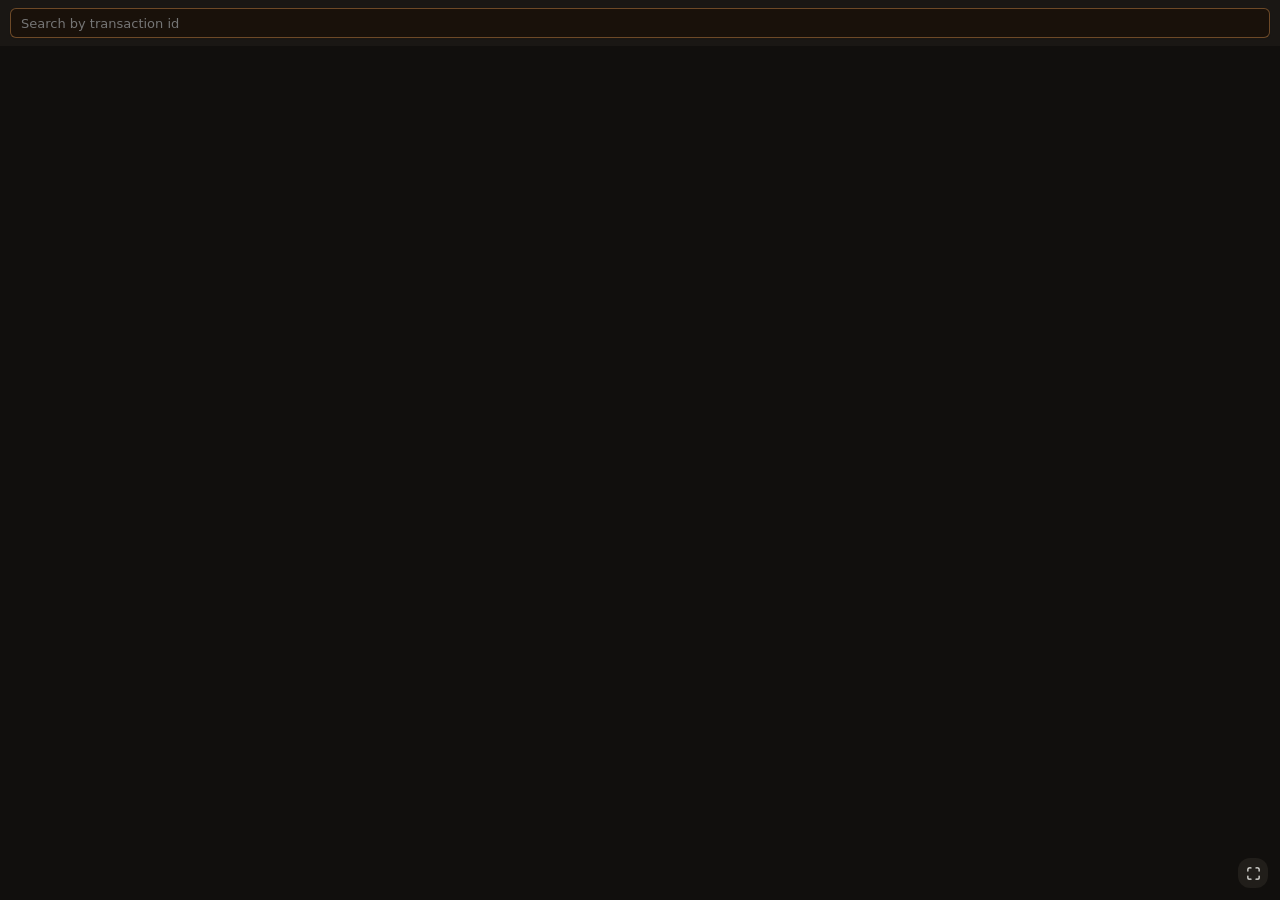
<file: mempool.html>
<!doctype html>
<html lang="en" style="background-color: #110f0d;">
  <head>
    <meta charset="utf-8" />
    <meta name="viewport" content="width=device-width, initial-scale=1, maximum-scale=1, user-scalable=no" />
    <meta name="color-scheme" content="dark" />
    <meta name="theme-color" content="#110f0d" />
    <title>Blockvase Mempool</title>
    <meta name="description" content="Live Bitcoin mempool on the BLAKE2b chain." />
    <link rel="canonical" href="https://blockvase.com/mempool" />
    <meta property="og:title" content="Blockvase Mempool" />
    <meta property="og:description" content="Live Bitcoin mempool on the BLAKE2b chain." />
    <meta property="og:type" content="website" />
    <meta property="og:site_name" content="Blockvase" />
    <meta property="og:url" content="https://blockvase.com/mempool" />
    <meta property="og:image" content="https://blockvase.com/media/x-preview.png?v=8" />
    <meta property="og:image:secure_url" content="https://blockvase.com/media/x-preview.png?v=8" />
    <meta property="og:image:type" content="image/png" />
    <meta property="og:image:width" content="1200" />
    <meta property="og:image:height" content="628" />
    <meta property="og:image:alt" content="Blockvase" />
    <meta name="twitter:card" content="summary_large_image" />
    <meta name="twitter:title" content="Blockvase Mempool" />
    <meta name="twitter:description" content="Live Bitcoin mempool on the BLAKE2b chain." />
    <meta name="twitter:image" content="https://blockvase.com/media/x-preview.png?v=8" />
    <link rel="icon" href="/media/logo_64.png" type="image/png" />
    <style>
      html {
        margin: 0;
        min-height: 100%;
        background-color: #110f0d;
      }
      body {
        margin: 0;
        min-height: 100%;
        background-color: #110f0d;
      }
      body[data-theme="ocean"] {
        background-color: #051420;
      }
      html:has(body[data-theme="ocean"]) {
        background-color: #051420;
      }
      main.display-shell,
      .display-shell,
      .panel.live-screen,
      #mempool-treemap {
        background-color: #110f0d;
      }
      body[data-theme="ocean"] main.display-shell,
      body[data-theme="ocean"] .display-shell,
      body[data-theme="ocean"] .panel.live-screen,
      body[data-theme="ocean"] #mempool-treemap {
        background-color: #051420;
      }
      .hidden {
        display: none !important;
      }
    </style>
    <link rel="stylesheet" href="/static/style.css?v=353" media="print" onload="this.media='all'" />
    <noscript><link rel="stylesheet" href="/static/style.css?v=353" /></noscript>
  </head>
  <body class="display-page mempool-interactive" data-theme="default" style="background-color: #110f0d;">
    <div class="portal-splash-overlay" id="portalSplashOverlay" aria-hidden="true"></div>
    <button type="button" class="mempool-fullscreen" id="mempoolFullscreen" aria-label="Fullscreen"><svg viewBox="0 0 24 24" fill="none" stroke="currentColor" stroke-width="2" stroke-linecap="round" stroke-linejoin="round" aria-hidden="true"><path d="M8 3H5a2 2 0 0 0-2 2v3m18 0V5a2 2 0 0 0-2-2h-3m0 18h3a2 2 0 0 0 2-2v-3M3 16v3a2 2 0 0 0 2 2h3"/></svg></button>
    <main class="container display-shell">
      <section id="live-screen" class="panel live-screen mempool-screen">
        <form id="mempoolTxSearch" class="mempool-tx-search" role="search">
          <label class="mempool-tx-search__label" for="mempoolTxSearchInput">Search mempool</label>
          <div class="mempool-tx-search__field">
            <input
              id="mempoolTxSearchInput"
              class="mempool-tx-search__input"
              name="q"
              type="search"
              autocomplete="off"
              spellcheck="false"
              placeholder="Search by transaction id"
              aria-label="Search mempool transactions by transaction id" />
            <p class="mempool-tx-search__status" id="mempoolTxSearchStatus" aria-live="polite" hidden></p>
          </div>
        </form>
        <div id="mempool-treemap" class="mempool-treemap">
          <canvas id="mempool-canvas" class="mempool-canvas" aria-label="Live mempool treemap"></canvas>
        </div>
      </section>
    </main>
    <script>
      (function () {
        var el = document.getElementById("portalSplashOverlay") || document.querySelector(".portal-splash-overlay");
        if (!el) return;
        function finish() {
          el.classList.add("portal-splash-overlay--gone");
        }
        function fadeOut() {
          el.classList.add("portal-splash-overlay--hide");
          el.addEventListener("transitionend", finish, { once: true });
          setTimeout(finish, 600);
        }
        function schedule() {
          setTimeout(fadeOut, 300);
        }
        if (document.readyState === "complete") schedule();
        else window.addEventListener("load", schedule);
      })();
    </script>
    <script src="/static/blockvase-api.js?v=90"></script>
    <script src="/static/display.js?v=128"></script>
  </body>
</html>
</file>
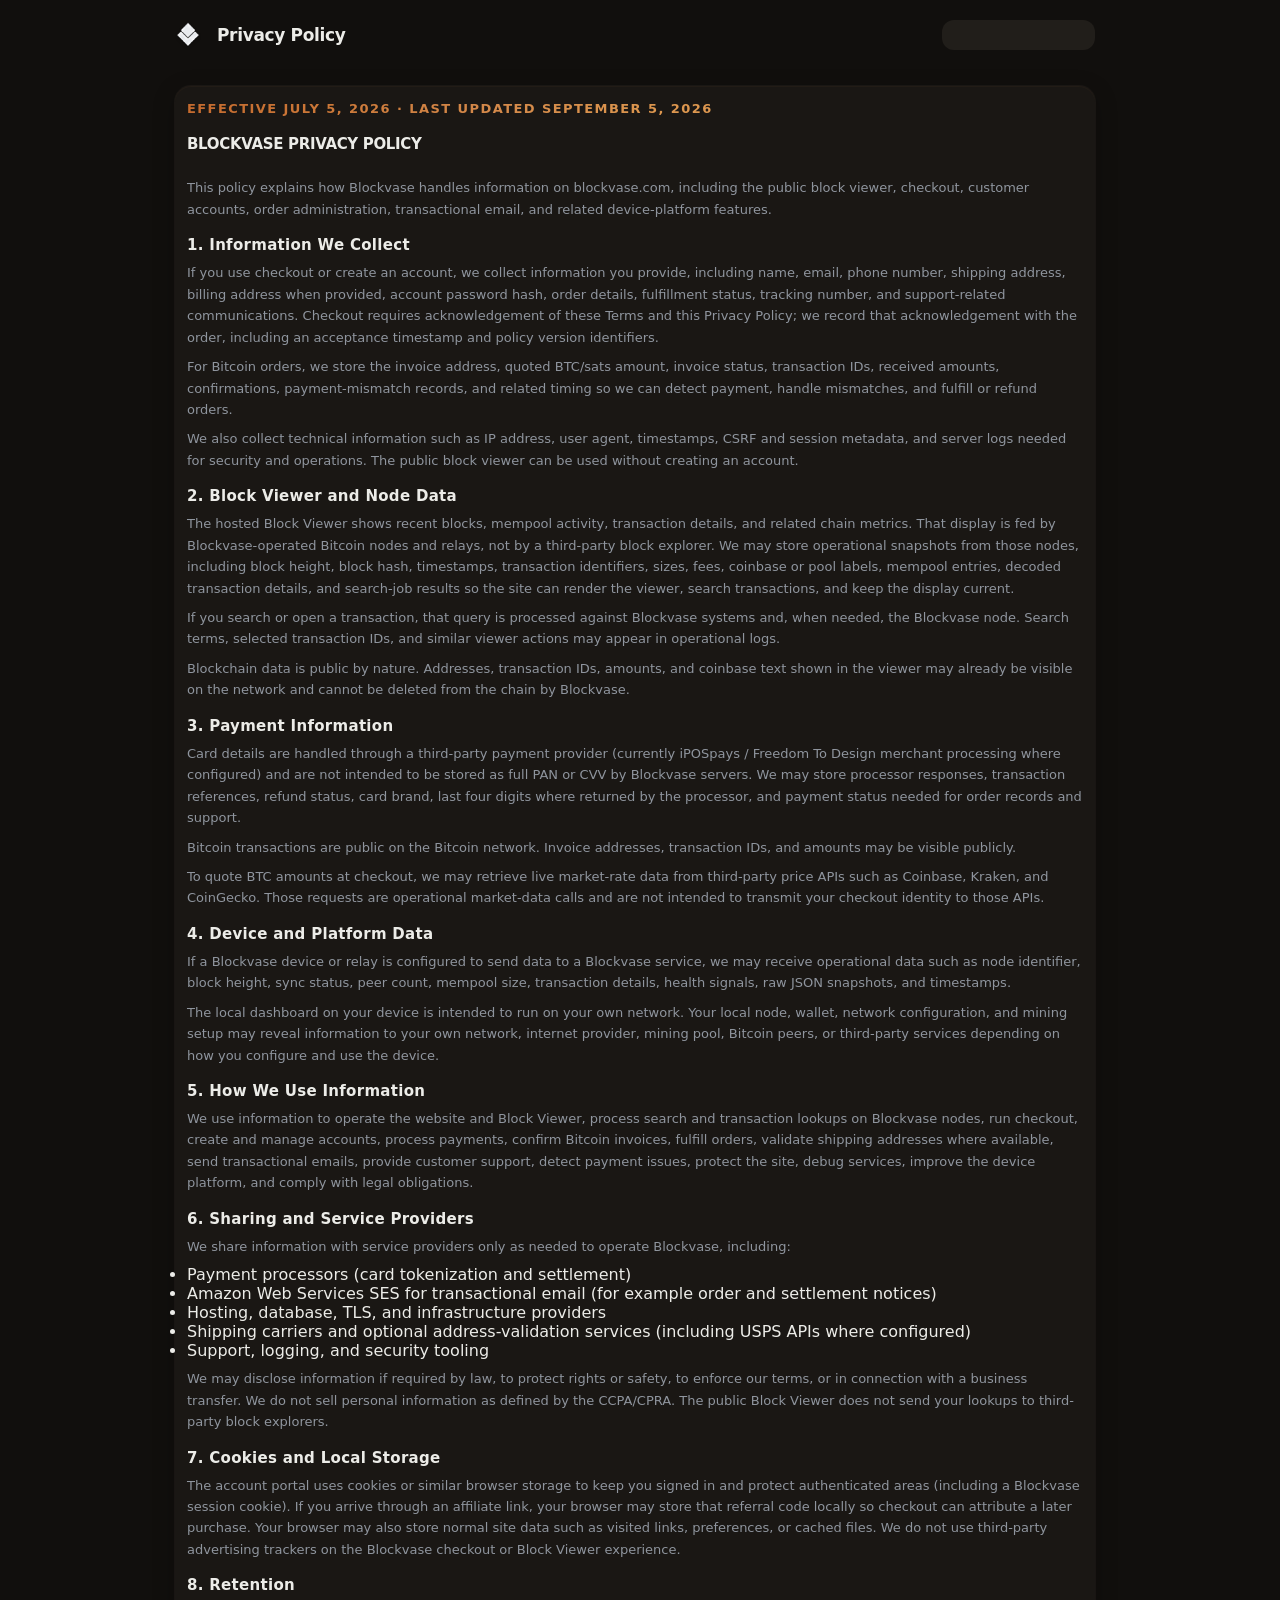
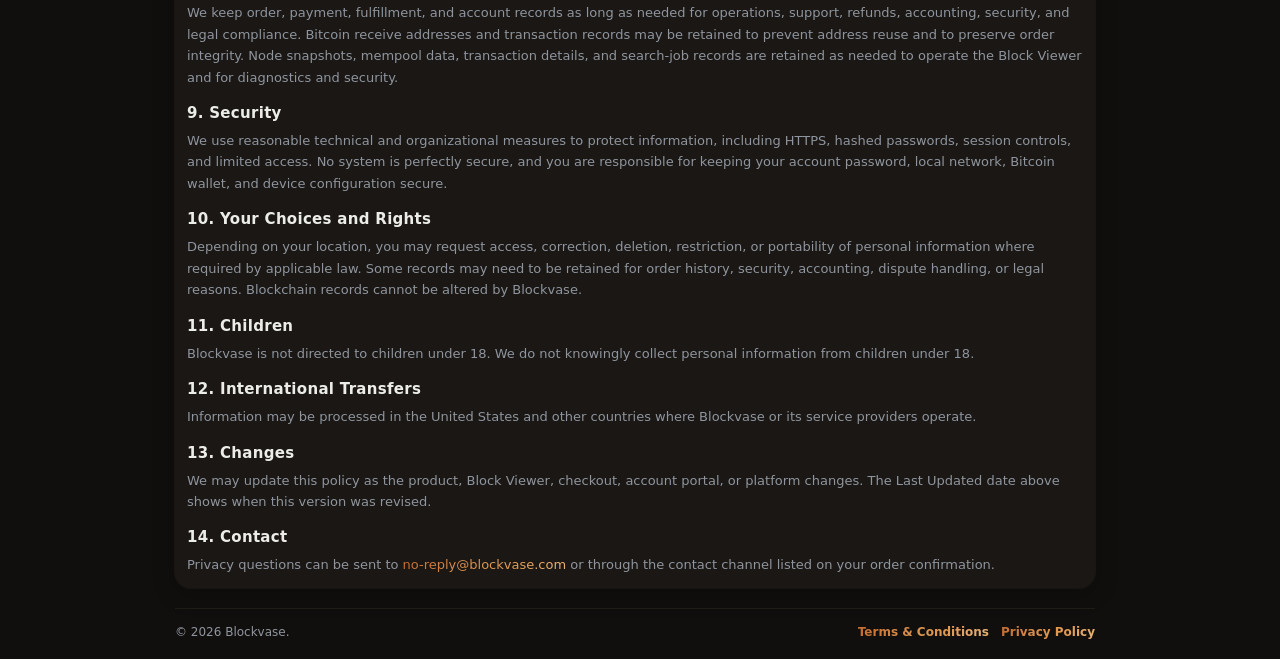
<file: privacy.html>
<!doctype html>
<html lang="en">
  <head>
    <meta charset="utf-8" />
    <meta name="viewport" content="width=device-width, initial-scale=1, maximum-scale=1, user-scalable=no" />
    <meta name="referrer" content="strict-origin-when-cross-origin" />
    <title>Privacy Policy | Blockvase</title>
    <meta name="description" content="Privacy Policy for the Blockvase website, pool, hardware, checkout, and accounts." />
    <link rel="canonical" href="https://blockvase.com/privacy" />
    <meta property="og:title" content="Privacy Policy | Blockvase" />
    <meta property="og:description" content="Privacy Policy for the Blockvase website, pool, hardware, checkout, and accounts." />
    <meta property="og:type" content="website" />
    <meta property="og:site_name" content="Blockvase" />
    <meta property="og:url" content="https://blockvase.com/privacy" />
    <meta property="og:image" content="https://blockvase.com/media/x-preview.png?v=8" />
    <meta property="og:image:secure_url" content="https://blockvase.com/media/x-preview.png?v=8" />
    <meta property="og:image:type" content="image/png" />
    <meta property="og:image:width" content="1200" />
    <meta property="og:image:height" content="628" />
    <meta property="og:image:alt" content="Blockvase" />
    <meta name="twitter:card" content="summary_large_image" />
    <meta name="twitter:title" content="Privacy Policy | Blockvase" />
    <meta name="twitter:description" content="Privacy Policy for the Blockvase website, pool, hardware, checkout, and accounts." />
    <meta name="twitter:image" content="https://blockvase.com/media/x-preview.png?v=8" />
    <link rel="icon" href="/media/logo_64.png" type="image/png" />
    <link rel="stylesheet" href="/static/style.css?v=353" />
  </head>
  <body class="portal-page portal-legal-page" data-theme="default">
    <div class="container">
      <header>
        <div class="header-left">
          <a class="portal-brand-link" href="/" aria-label="Blockvase home">
            <img class="logo" src="/media/logo_200.png" alt="Blockvase" />
          </a>
          <h1>Privacy Policy</h1>
        </div>
        <div class="header-right">
          <a class="btn secondary portal-header-nav" href="/">Back to Blockvase</a>
        </div>
      </header>

      <main class="metric-board metric-board--dense portal-legal-card">
        <p class="portal-overline">Effective July 5, 2026 · Last Updated September 5, 2026</p>
        <h2 class="metric-board-title">Blockvase Privacy Policy</h2>
        <p class="display-preview-lede muted-note">
          This policy explains how Blockvase handles information on blockvase.com, including the public block viewer, checkout, customer accounts, order administration, transactional email, and related device-platform features.
        </p>

        <section>
          <h3>1. Information We Collect</h3>
          <p>
            If you use checkout or create an account, we collect information you provide, including name, email, phone number, shipping address, billing address when provided, account password hash, order details, fulfillment status, tracking number, and support-related communications. Checkout requires acknowledgement of these Terms and this Privacy Policy; we record that acknowledgement with the order, including an acceptance timestamp and policy version identifiers.
          </p>
          <p>
            For Bitcoin orders, we store the invoice address, quoted BTC/sats amount, invoice status, transaction IDs, received amounts, confirmations, payment-mismatch records, and related timing so we can detect payment, handle mismatches, and fulfill or refund orders.
          </p>
          <p>
            We also collect technical information such as IP address, user agent, timestamps, CSRF and session metadata, and server logs needed for security and operations. The public block viewer can be used without creating an account.
          </p>
        </section>

        <section>
          <h3>2. Block Viewer and Node Data</h3>
          <p>
            The hosted Block Viewer shows recent blocks, mempool activity, transaction details, and related chain metrics. That display is fed by Blockvase-operated Bitcoin nodes and relays, not by a third-party block explorer. We may store operational snapshots from those nodes, including block height, block hash, timestamps, transaction identifiers, sizes, fees, coinbase or pool labels, mempool entries, decoded transaction details, and search-job results so the site can render the viewer, search transactions, and keep the display current.
          </p>
          <p>
            If you search or open a transaction, that query is processed against Blockvase systems and, when needed, the Blockvase node. Search terms, selected transaction IDs, and similar viewer actions may appear in operational logs.
          </p>
          <p>
            Blockchain data is public by nature. Addresses, transaction IDs, amounts, and coinbase text shown in the viewer may already be visible on the network and cannot be deleted from the chain by Blockvase.
          </p>
        </section>

        <section>
          <h3>3. Payment Information</h3>
          <p>
            Card details are handled through a third-party payment provider (currently iPOSpays / Freedom To Design merchant processing where configured) and are not intended to be stored as full PAN or CVV by Blockvase servers. We may store processor responses, transaction references, refund status, card brand, last four digits where returned by the processor, and payment status needed for order records and support.
          </p>
          <p>
            Bitcoin transactions are public on the Bitcoin network. Invoice addresses, transaction IDs, and amounts may be visible publicly.
          </p>
          <p>
            To quote BTC amounts at checkout, we may retrieve live market-rate data from third-party price APIs such as Coinbase, Kraken, and CoinGecko. Those requests are operational market-data calls and are not intended to transmit your checkout identity to those APIs.
          </p>
        </section>

        <section>
          <h3>4. Device and Platform Data</h3>
          <p>
            If a Blockvase device or relay is configured to send data to a Blockvase service, we may receive operational data such as node identifier, block height, sync status, peer count, mempool size, transaction details, health signals, raw JSON snapshots, and timestamps.
          </p>
          <p>
            The local dashboard on your device is intended to run on your own network. Your local node, wallet, network configuration, and mining setup may reveal information to your own network, internet provider, mining pool, Bitcoin peers, or third-party services depending on how you configure and use the device.
          </p>
        </section>

        <section>
          <h3>5. How We Use Information</h3>
          <p>
            We use information to operate the website and Block Viewer, process search and transaction lookups on Blockvase nodes, run checkout, create and manage accounts, process payments, confirm Bitcoin invoices, fulfill orders, validate shipping addresses where available, send transactional emails, provide customer support, detect payment issues, protect the site, debug services, improve the device platform, and comply with legal obligations.
          </p>
        </section>

        <section>
          <h3>6. Sharing and Service Providers</h3>
          <p>
            We share information with service providers only as needed to operate Blockvase, including:
          </p>
          <ul>
            <li>Payment processors (card tokenization and settlement)</li>
            <li>Amazon Web Services SES for transactional email (for example order and settlement notices)</li>
            <li>Hosting, database, TLS, and infrastructure providers</li>
            <li>Shipping carriers and optional address-validation services (including USPS APIs where configured)</li>
            <li>Support, logging, and security tooling</li>
          </ul>
          <p>
            We may disclose information if required by law, to protect rights or safety, to enforce our terms, or in connection with a business transfer. We do not sell personal information as defined by the CCPA/CPRA. The public Block Viewer does not send your lookups to third-party block explorers.
          </p>
        </section>

        <section>
          <h3>7. Cookies and Local Storage</h3>
          <p>
            The account portal uses cookies or similar browser storage to keep you signed in and protect authenticated areas (including a Blockvase session cookie). If you arrive through an affiliate link, your browser may store that referral code locally so checkout can attribute a later purchase. Your browser may also store normal site data such as visited links, preferences, or cached files. We do not use third-party advertising trackers on the Blockvase checkout or Block Viewer experience.
          </p>
        </section>

        <section>
          <h3>8. Retention</h3>
          <p>
            We keep order, payment, fulfillment, and account records as long as needed for operations, support, refunds, accounting, security, and legal compliance. Bitcoin receive addresses and transaction records may be retained to prevent address reuse and to preserve order integrity. Node snapshots, mempool data, transaction details, and search-job records are retained as needed to operate the Block Viewer and for diagnostics and security.
          </p>
        </section>

        <section>
          <h3>9. Security</h3>
          <p>
            We use reasonable technical and organizational measures to protect information, including HTTPS, hashed passwords, session controls, and limited access. No system is perfectly secure, and you are responsible for keeping your account password, local network, Bitcoin wallet, and device configuration secure.
          </p>
        </section>

        <section>
          <h3>10. Your Choices and Rights</h3>
          <p>
            Depending on your location, you may request access, correction, deletion, restriction, or portability of personal information where required by applicable law. Some records may need to be retained for order history, security, accounting, dispute handling, or legal reasons. Blockchain records cannot be altered by Blockvase.
          </p>
        </section>

        <section>
          <h3>11. Children</h3>
          <p>
            Blockvase is not directed to children under 18. We do not knowingly collect personal information from children under 18.
          </p>
        </section>

        <section>
          <h3>12. International Transfers</h3>
          <p>
            Information may be processed in the United States and other countries where Blockvase or its service providers operate.
          </p>
        </section>

        <section>
          <h3>13. Changes</h3>
          <p>
            We may update this policy as the product, Block Viewer, checkout, account portal, or platform changes. The Last Updated date above shows when this version was revised.
          </p>
        </section>

        <section>
          <h3>14. Contact</h3>
          <p>
            Privacy questions can be sent to
            <a href="mailto:no-reply@blockvase.com">no-reply@blockvase.com</a>
            or through the contact channel listed on your order confirmation.
          </p>
        </section>
      </main>

      <footer class="portal-footer" aria-label="Blockvase legal links">
        <p>&copy; 2026 Blockvase.</p>
        <nav aria-label="Legal">
          <a href="/terms.html">Terms &amp; Conditions</a>
          <a href="/privacy.html" aria-current="page">Privacy Policy</a>
        </nav>
      </footer>
    </div>
  </body>
</html>
</file>
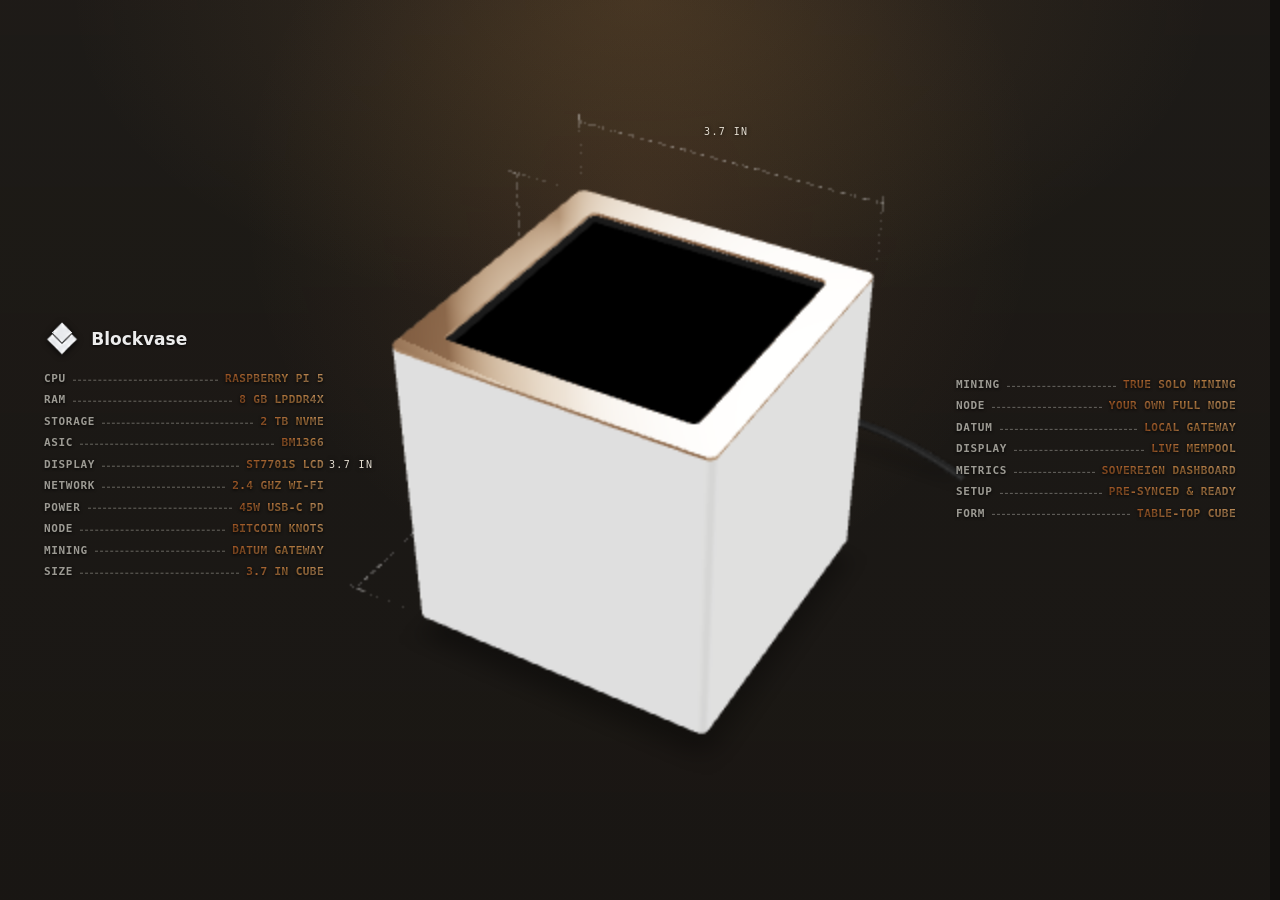
<file: product-stage.html>
<!doctype html>
<html lang="en">
  <head>
    <meta charset="utf-8" />
    <meta name="viewport" content="width=device-width, initial-scale=1, maximum-scale=1, user-scalable=no" />
    <meta name="robots" content="noindex, nofollow" />
    <meta name="referrer" content="strict-origin-when-cross-origin" />
    <title>Blockvase — Product Stage</title>
    <meta name="description" content="Interactive Blockvase product stage. Bitcoin Knots node, DATUM gateway, and BM1366 miner." />
    <link rel="canonical" href="https://blockvase.com/product-stage" />
    <meta property="og:title" content="Blockvase Product Stage" />
    <meta property="og:description" content="Interactive Blockvase product stage. Bitcoin Knots node, DATUM gateway, and BM1366 miner." />
    <meta property="og:type" content="website" />
    <meta property="og:site_name" content="Blockvase" />
    <meta property="og:url" content="https://blockvase.com/product-stage" />
    <meta property="og:image" content="https://blockvase.com/media/x-preview.png?v=8" />
    <meta property="og:image:secure_url" content="https://blockvase.com/media/x-preview.png?v=8" />
    <meta property="og:image:type" content="image/png" />
    <meta property="og:image:width" content="1200" />
    <meta property="og:image:height" content="628" />
    <meta property="og:image:alt" content="Blockvase" />
    <meta name="twitter:card" content="summary_large_image" />
    <meta name="twitter:title" content="Blockvase Product Stage" />
    <meta name="twitter:description" content="Interactive Blockvase product stage. Bitcoin Knots node, DATUM gateway, and BM1366 miner." />
    <meta name="twitter:image" content="https://blockvase.com/media/x-preview.png?v=8" />
    <link rel="icon" href="/media/logo_64.png" type="image/png" />
    <link rel="stylesheet" href="/static/style.css?v=353" />
    <script type="module" src="/static/vendor/model-viewer.min.js?v=2"></script>
  </head>
  <body class="portal-page product-stage-page" data-theme="default" data-portal-mode="product-stage">
    <div class="product-stage" id="productStage">
      <div class="product-stage__cta" aria-hidden="true">
        <div class="product-stage__cta-brand">
          <img class="product-stage__cta-logo" src="/media/logo_200.png" alt="" />
          <h2 class="product-stage__cta-title">Blockvase</h2>
        </div>
      </div>
      <aside class="product-stage__specs" aria-label="Technical specifications">
        <div class="product-stage__brand">
          <img class="product-stage__brand-logo" src="/media/logo_200.png" alt="" />
          <h1 class="product-stage__brand-title">Blockvase</h1>
        </div>
        <ul class="product-stage__spec-list">
          <li class="product-stage__spec" style="--i: 0">
            <span class="product-stage__spec-key">CPU</span>
            <span class="product-stage__spec-rule" aria-hidden="true"></span>
            <span class="product-stage__spec-val">Raspberry Pi 5</span>
          </li>
          <li class="product-stage__spec" style="--i: 1">
            <span class="product-stage__spec-key">RAM</span>
            <span class="product-stage__spec-rule" aria-hidden="true"></span>
            <span class="product-stage__spec-val">8 GB LPDDR4X</span>
          </li>
          <li class="product-stage__spec" style="--i: 2">
            <span class="product-stage__spec-key">STORAGE</span>
            <span class="product-stage__spec-rule" aria-hidden="true"></span>
            <span class="product-stage__spec-val">2 TB NVMe</span>
          </li>
          <li class="product-stage__spec" style="--i: 3">
            <span class="product-stage__spec-key">ASIC</span>
            <span class="product-stage__spec-rule" aria-hidden="true"></span>
            <span class="product-stage__spec-val">BM1366</span>
          </li>
          <li class="product-stage__spec" style="--i: 4">
            <span class="product-stage__spec-key">DISPLAY</span>
            <span class="product-stage__spec-rule" aria-hidden="true"></span>
            <span class="product-stage__spec-val">ST7701S LCD</span>
          </li>
          <li class="product-stage__spec" style="--i: 5">
            <span class="product-stage__spec-key">NETWORK</span>
            <span class="product-stage__spec-rule" aria-hidden="true"></span>
            <span class="product-stage__spec-val">2.4 GHz Wi-Fi</span>
          </li>
          <li class="product-stage__spec" style="--i: 6">
            <span class="product-stage__spec-key">POWER</span>
            <span class="product-stage__spec-rule" aria-hidden="true"></span>
            <span class="product-stage__spec-val">45W USB-C PD</span>
          </li>
          <li class="product-stage__spec" style="--i: 7">
            <span class="product-stage__spec-key">NODE</span>
            <span class="product-stage__spec-rule" aria-hidden="true"></span>
            <span class="product-stage__spec-val">Bitcoin Knots</span>
          </li>
          <li class="product-stage__spec" style="--i: 8">
            <span class="product-stage__spec-key">MINING</span>
            <span class="product-stage__spec-rule" aria-hidden="true"></span>
            <span class="product-stage__spec-val">DATUM Gateway</span>
          </li>
          <li class="product-stage__spec" style="--i: 9">
            <span class="product-stage__spec-key">SIZE</span>
            <span class="product-stage__spec-rule" aria-hidden="true"></span>
            <span class="product-stage__spec-val">3.7 in cube</span>
          </li>
        </ul>
      </aside>
      <aside class="product-stage__benefits" aria-label="Product benefits">
        <ul class="product-stage__benefit-list">
          <li class="product-stage__benefit" style="--i: 0">
            <span class="product-stage__benefit-key">MINING</span>
            <span class="product-stage__benefit-rule" aria-hidden="true"></span>
            <span class="product-stage__benefit-val">True solo mining</span>
          </li>
          <li class="product-stage__benefit" style="--i: 1">
            <span class="product-stage__benefit-key">NODE</span>
            <span class="product-stage__benefit-rule" aria-hidden="true"></span>
            <span class="product-stage__benefit-val">Your own full node</span>
          </li>
          <li class="product-stage__benefit" style="--i: 2">
            <span class="product-stage__benefit-key">DATUM</span>
            <span class="product-stage__benefit-rule" aria-hidden="true"></span>
            <span class="product-stage__benefit-val">Local gateway</span>
          </li>
          <li class="product-stage__benefit" style="--i: 3">
            <span class="product-stage__benefit-key">DISPLAY</span>
            <span class="product-stage__benefit-rule" aria-hidden="true"></span>
            <span class="product-stage__benefit-val">Live mempool</span>
          </li>
          <li class="product-stage__benefit" style="--i: 4">
            <span class="product-stage__benefit-key">METRICS</span>
            <span class="product-stage__benefit-rule" aria-hidden="true"></span>
            <span class="product-stage__benefit-val">Sovereign dashboard</span>
          </li>
          <li class="product-stage__benefit" style="--i: 5">
            <span class="product-stage__benefit-key">SETUP</span>
            <span class="product-stage__benefit-rule" aria-hidden="true"></span>
            <span class="product-stage__benefit-val">Pre-synced &amp; ready</span>
          </li>
          <li class="product-stage__benefit" style="--i: 6">
            <span class="product-stage__benefit-key">FORM</span>
            <span class="product-stage__benefit-rule" aria-hidden="true"></span>
            <span class="product-stage__benefit-val">Table-top cube</span>
          </li>
        </ul>
      </aside>
      <div class="portal-product-model product-stage__model" aria-label="Interactive Blockvase 3D model">
        <div
          class="portal-model-loading"
          id="blockvaseModelLoading"
          role="status"
          aria-live="polite"
          aria-busy="true"
          aria-label="Loading">
          <span class="portal-model-loading__spinner" aria-hidden="true"></span>
        </div>
        <model-viewer
          id="blockvaseProductModel"
          src="/models/blockvase.glb?v=26"
          camera-controls
          touch-action="pan-y"
          interaction-prompt="none"
          shadow-intensity="0.85"
          shadow-softness="0.8"
          exposure="0.95"
          environment-image="neutral"
          camera-orbit="35deg 52deg 13.5m"
          camera-target="0m 0m 0m"
          field-of-view="32deg"
          min-camera-orbit="auto 40deg 3m"
          max-camera-orbit="auto 85deg 12m"
          alt="Interactive shaded 3D model of the Blockvase device">
          <button class="dot" slot="hotspot-ext-w0"></button>
          <button class="dot" slot="hotspot-dim-w0"></button>
          <button class="dim" slot="hotspot-dim-w">3.7 in</button>
          <button class="dot" slot="hotspot-dim-w1"></button>
          <button class="dot" slot="hotspot-ext-w1"></button>

          <button class="dot" slot="hotspot-ext-h0"></button>
          <button class="dot" slot="hotspot-dim-h0"></button>
          <button class="dim" slot="hotspot-dim-h">3.7 in</button>
          <button class="dot" slot="hotspot-dim-h1"></button>
          <button class="dot" slot="hotspot-ext-h1"></button>

          <button class="dot" slot="hotspot-ext-d0"></button>
          <button class="dot" slot="hotspot-dim-d0"></button>
          <button class="dim" slot="hotspot-dim-d">3.7 in</button>
          <button class="dot" slot="hotspot-dim-d1"></button>
          <button class="dot" slot="hotspot-ext-d1"></button>

        </model-viewer>
        <svg id="blockvaseDimLines" class="portal-dim-lines" aria-hidden="true">
          <line class="dimensionLine" data-dim="w-ext0"></line>
          <line class="dimensionLine" data-dim="w-tick0"></line>
          <line class="dimensionLine" data-dim="w"></line>
          <line class="dimensionLine" data-dim="w-tick1"></line>
          <line class="dimensionLine" data-dim="w-ext1"></line>

          <line class="dimensionLine" data-dim="h-ext0"></line>
          <line class="dimensionLine" data-dim="h-tick0"></line>
          <line class="dimensionLine" data-dim="h"></line>
          <line class="dimensionLine" data-dim="h-tick1"></line>
          <line class="dimensionLine" data-dim="h-ext1"></line>

          <line class="dimensionLine" data-dim="d-ext0"></line>
          <line class="dimensionLine" data-dim="d-tick0"></line>
          <line class="dimensionLine" data-dim="d"></line>
          <line class="dimensionLine" data-dim="d-tick1"></line>
          <line class="dimensionLine" data-dim="d-ext1"></line>
        </svg>
      </div>
    </div>
    <script src="/static/blockvase-api.js?v=89"></script>
    <script src="/static/index.js?v=378"></script>
  </body>
</html>
</file>
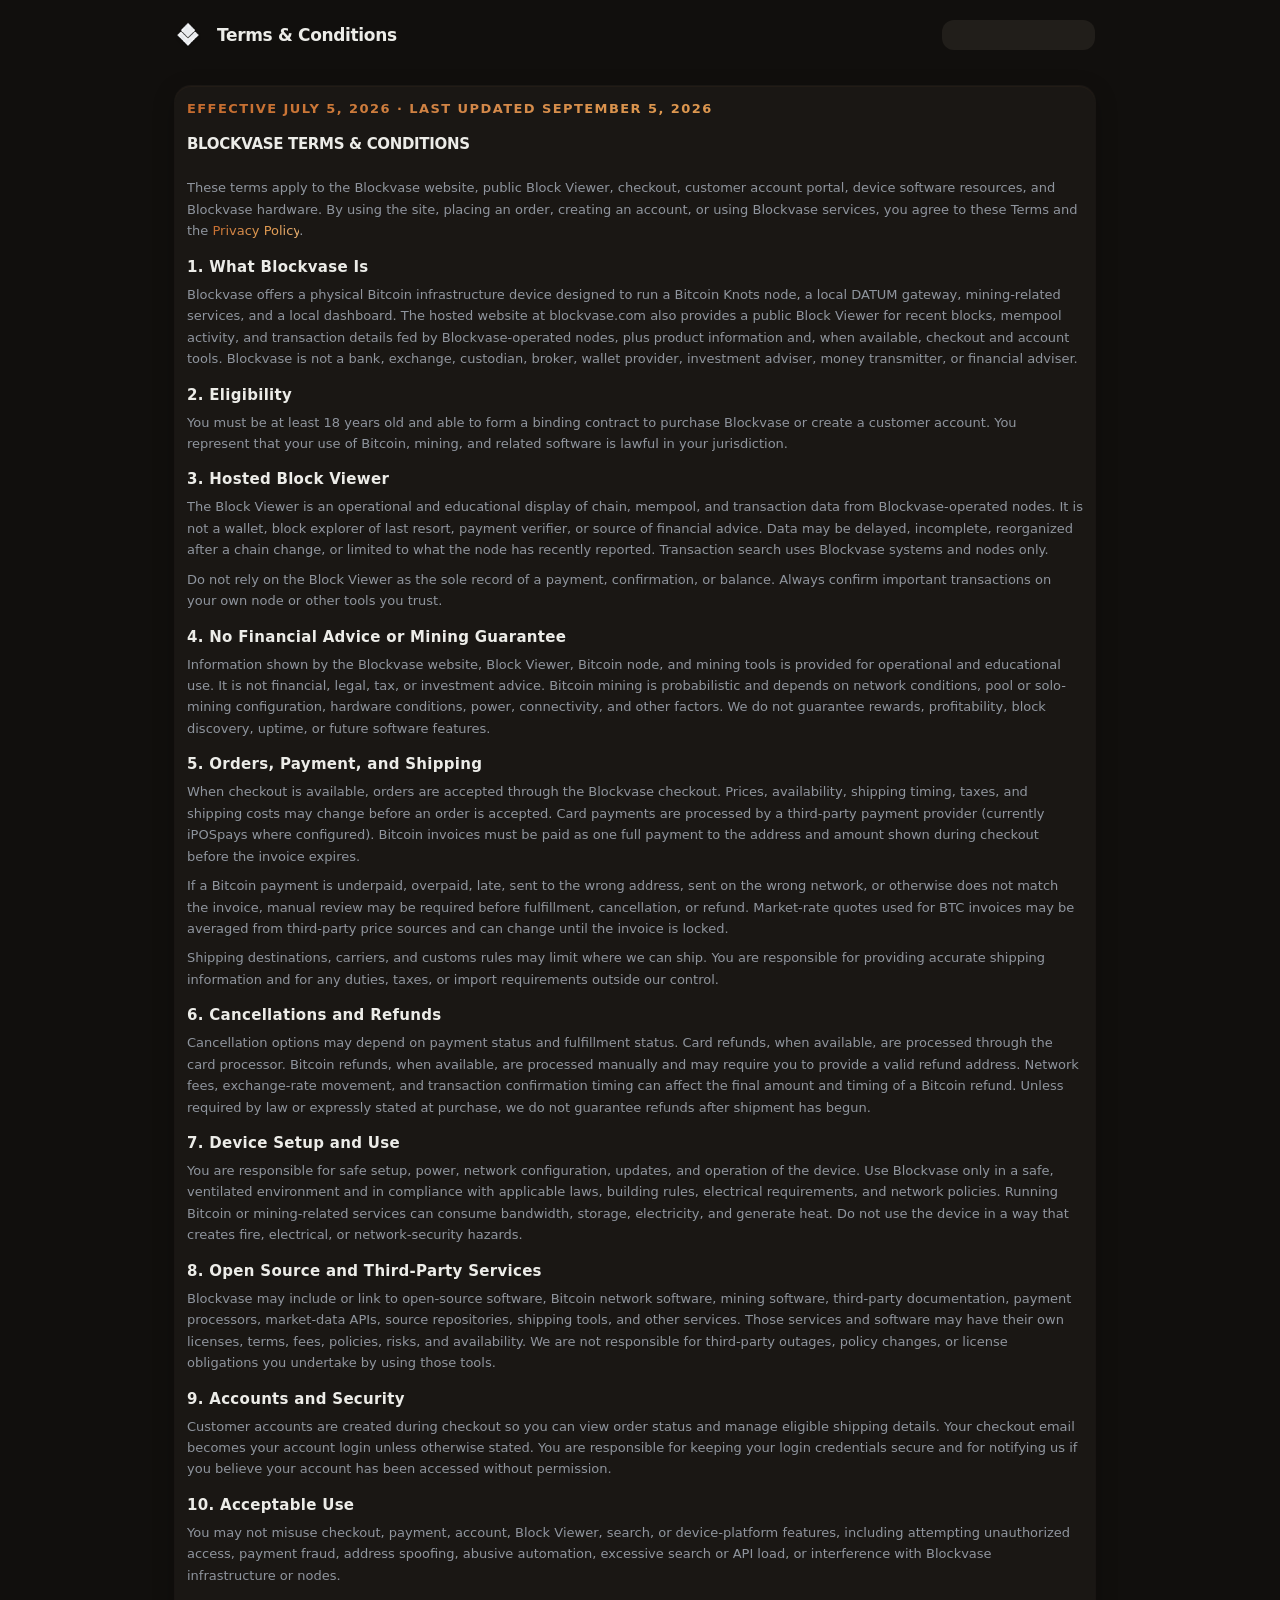
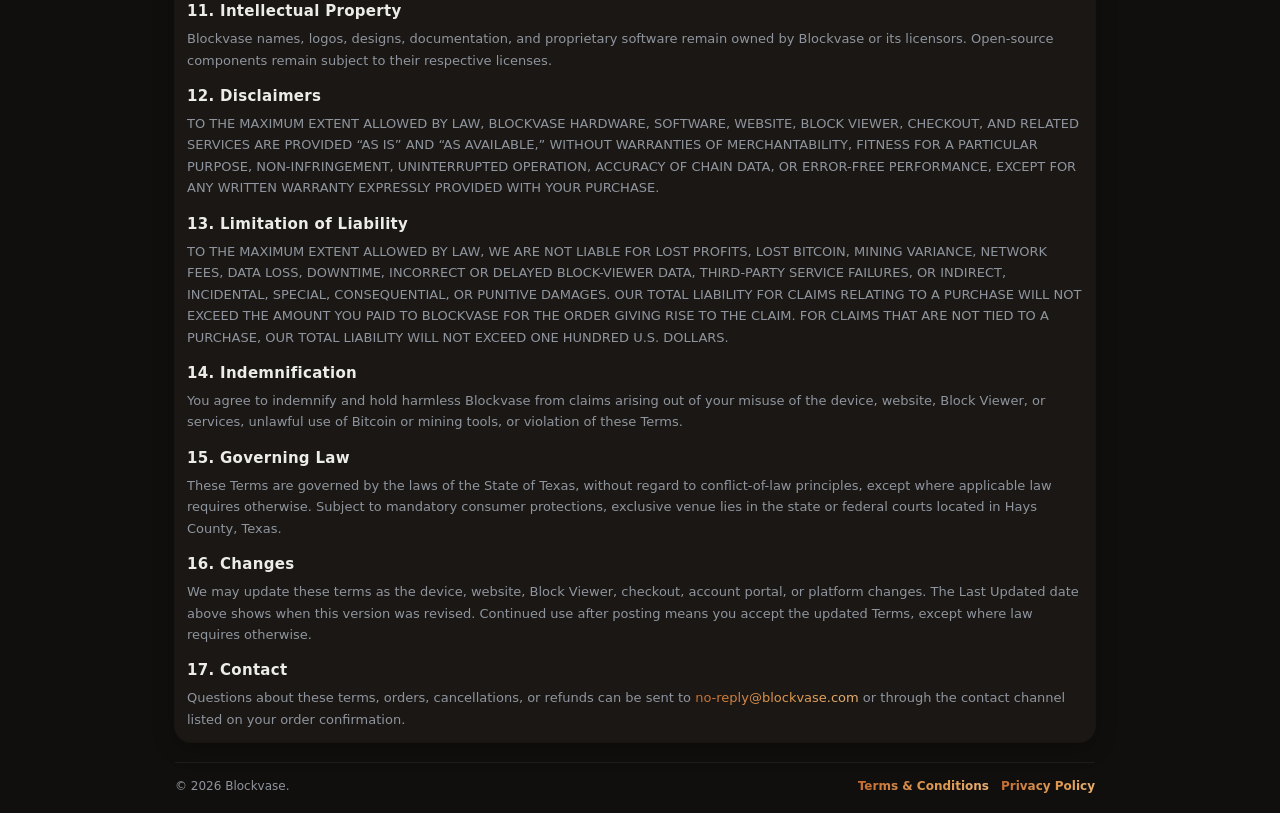
<file: terms.html>
<!doctype html>
<html lang="en">
  <head>
    <meta charset="utf-8" />
    <meta name="viewport" content="width=device-width, initial-scale=1, maximum-scale=1, user-scalable=no" />
    <meta name="referrer" content="strict-origin-when-cross-origin" />
    <title>Terms &amp; Conditions | Blockvase</title>
    <meta name="description" content="Terms &amp; Conditions for the Blockvase website, pool, hardware, checkout, and accounts." />
    <link rel="canonical" href="https://blockvase.com/terms" />
    <meta property="og:title" content="Terms &amp; Conditions | Blockvase" />
    <meta property="og:description" content="Terms &amp; Conditions for the Blockvase website, pool, hardware, checkout, and accounts." />
    <meta property="og:type" content="website" />
    <meta property="og:site_name" content="Blockvase" />
    <meta property="og:url" content="https://blockvase.com/terms" />
    <meta property="og:image" content="https://blockvase.com/media/x-preview.png?v=8" />
    <meta property="og:image:secure_url" content="https://blockvase.com/media/x-preview.png?v=8" />
    <meta property="og:image:type" content="image/png" />
    <meta property="og:image:width" content="1200" />
    <meta property="og:image:height" content="628" />
    <meta property="og:image:alt" content="Blockvase" />
    <meta name="twitter:card" content="summary_large_image" />
    <meta name="twitter:title" content="Terms &amp; Conditions | Blockvase" />
    <meta name="twitter:description" content="Terms &amp; Conditions for the Blockvase website, pool, hardware, checkout, and accounts." />
    <meta name="twitter:image" content="https://blockvase.com/media/x-preview.png?v=8" />
    <link rel="icon" href="/media/logo_64.png" type="image/png" />
    <link rel="stylesheet" href="/static/style.css?v=353" />
  </head>
  <body class="portal-page portal-legal-page" data-theme="default">
    <div class="container">
      <header>
        <div class="header-left">
          <a class="portal-brand-link" href="/" aria-label="Blockvase home">
            <img class="logo" src="/media/logo_200.png" alt="Blockvase" />
          </a>
          <h1>Terms &amp; Conditions</h1>
        </div>
        <div class="header-right">
          <a class="btn secondary portal-header-nav" href="/">Back to Blockvase</a>
        </div>
      </header>

      <main class="metric-board metric-board--dense portal-legal-card">
        <p class="portal-overline">Effective July 5, 2026 · Last Updated September 5, 2026</p>
        <h2 class="metric-board-title">Blockvase Terms &amp; Conditions</h2>
        <p class="display-preview-lede muted-note">
          These terms apply to the Blockvase website, public Block Viewer, checkout, customer account portal, device software resources, and Blockvase hardware. By using the site, placing an order, creating an account, or using Blockvase services, you agree to these Terms and the
          <a href="/privacy.html">Privacy Policy</a>.
        </p>

        <section>
          <h3>1. What Blockvase Is</h3>
          <p>
            Blockvase offers a physical Bitcoin infrastructure device designed to run a Bitcoin Knots node, a local DATUM gateway, mining-related services, and a local dashboard. The hosted website at blockvase.com also provides a public Block Viewer for recent blocks, mempool activity, and transaction details fed by Blockvase-operated nodes, plus product information and, when available, checkout and account tools. Blockvase is not a bank, exchange, custodian, broker, wallet provider, investment adviser, money transmitter, or financial adviser.
          </p>
        </section>

        <section>
          <h3>2. Eligibility</h3>
          <p>
            You must be at least 18 years old and able to form a binding contract to purchase Blockvase or create a customer account. You represent that your use of Bitcoin, mining, and related software is lawful in your jurisdiction.
          </p>
        </section>

        <section>
          <h3>3. Hosted Block Viewer</h3>
          <p>
            The Block Viewer is an operational and educational display of chain, mempool, and transaction data from Blockvase-operated nodes. It is not a wallet, block explorer of last resort, payment verifier, or source of financial advice. Data may be delayed, incomplete, reorganized after a chain change, or limited to what the node has recently reported. Transaction search uses Blockvase systems and nodes only.
          </p>
          <p>
            Do not rely on the Block Viewer as the sole record of a payment, confirmation, or balance. Always confirm important transactions on your own node or other tools you trust.
          </p>
        </section>

        <section>
          <h3>4. No Financial Advice or Mining Guarantee</h3>
          <p>
            Information shown by the Blockvase website, Block Viewer, Bitcoin node, and mining tools is provided for operational and educational use. It is not financial, legal, tax, or investment advice. Bitcoin mining is probabilistic and depends on network conditions, pool or solo-mining configuration, hardware conditions, power, connectivity, and other factors. We do not guarantee rewards, profitability, block discovery, uptime, or future software features.
          </p>
        </section>

        <section>
          <h3>5. Orders, Payment, and Shipping</h3>
          <p>
            When checkout is available, orders are accepted through the Blockvase checkout. Prices, availability, shipping timing, taxes, and shipping costs may change before an order is accepted. Card payments are processed by a third-party payment provider (currently iPOSpays where configured). Bitcoin invoices must be paid as one full payment to the address and amount shown during checkout before the invoice expires.
          </p>
          <p>
            If a Bitcoin payment is underpaid, overpaid, late, sent to the wrong address, sent on the wrong network, or otherwise does not match the invoice, manual review may be required before fulfillment, cancellation, or refund. Market-rate quotes used for BTC invoices may be averaged from third-party price sources and can change until the invoice is locked.
          </p>
          <p>
            Shipping destinations, carriers, and customs rules may limit where we can ship. You are responsible for providing accurate shipping information and for any duties, taxes, or import requirements outside our control.
          </p>
        </section>

        <section>
          <h3>6. Cancellations and Refunds</h3>
          <p>
            Cancellation options may depend on payment status and fulfillment status. Card refunds, when available, are processed through the card processor. Bitcoin refunds, when available, are processed manually and may require you to provide a valid refund address. Network fees, exchange-rate movement, and transaction confirmation timing can affect the final amount and timing of a Bitcoin refund. Unless required by law or expressly stated at purchase, we do not guarantee refunds after shipment has begun.
          </p>
        </section>

        <section>
          <h3>7. Device Setup and Use</h3>
          <p>
            You are responsible for safe setup, power, network configuration, updates, and operation of the device. Use Blockvase only in a safe, ventilated environment and in compliance with applicable laws, building rules, electrical requirements, and network policies. Running Bitcoin or mining-related services can consume bandwidth, storage, electricity, and generate heat. Do not use the device in a way that creates fire, electrical, or network-security hazards.
          </p>
        </section>

        <section>
          <h3>8. Open Source and Third-Party Services</h3>
          <p>
            Blockvase may include or link to open-source software, Bitcoin network software, mining software, third-party documentation, payment processors, market-data APIs, source repositories, shipping tools, and other services. Those services and software may have their own licenses, terms, fees, policies, risks, and availability. We are not responsible for third-party outages, policy changes, or license obligations you undertake by using those tools.
          </p>
        </section>

        <section>
          <h3>9. Accounts and Security</h3>
          <p>
            Customer accounts are created during checkout so you can view order status and manage eligible shipping details. Your checkout email becomes your account login unless otherwise stated. You are responsible for keeping your login credentials secure and for notifying us if you believe your account has been accessed without permission.
          </p>
        </section>

        <section>
          <h3>10. Acceptable Use</h3>
          <p>
            You may not misuse checkout, payment, account, Block Viewer, search, or device-platform features, including attempting unauthorized access, payment fraud, address spoofing, abusive automation, excessive search or API load, or interference with Blockvase infrastructure or nodes.
          </p>
        </section>

        <section>
          <h3>11. Intellectual Property</h3>
          <p>
            Blockvase names, logos, designs, documentation, and proprietary software remain owned by Blockvase or its licensors. Open-source components remain subject to their respective licenses.
          </p>
        </section>

        <section>
          <h3>12. Disclaimers</h3>
          <p>
            TO THE MAXIMUM EXTENT ALLOWED BY LAW, BLOCKVASE HARDWARE, SOFTWARE, WEBSITE, BLOCK VIEWER, CHECKOUT, AND RELATED SERVICES ARE PROVIDED “AS IS” AND “AS AVAILABLE,” WITHOUT WARRANTIES OF MERCHANTABILITY, FITNESS FOR A PARTICULAR PURPOSE, NON-INFRINGEMENT, UNINTERRUPTED OPERATION, ACCURACY OF CHAIN DATA, OR ERROR-FREE PERFORMANCE, EXCEPT FOR ANY WRITTEN WARRANTY EXPRESSLY PROVIDED WITH YOUR PURCHASE.
          </p>
        </section>

        <section>
          <h3>13. Limitation of Liability</h3>
          <p>
            TO THE MAXIMUM EXTENT ALLOWED BY LAW, WE ARE NOT LIABLE FOR LOST PROFITS, LOST BITCOIN, MINING VARIANCE, NETWORK FEES, DATA LOSS, DOWNTIME, INCORRECT OR DELAYED BLOCK-VIEWER DATA, THIRD-PARTY SERVICE FAILURES, OR INDIRECT, INCIDENTAL, SPECIAL, CONSEQUENTIAL, OR PUNITIVE DAMAGES. OUR TOTAL LIABILITY FOR CLAIMS RELATING TO A PURCHASE WILL NOT EXCEED THE AMOUNT YOU PAID TO BLOCKVASE FOR THE ORDER GIVING RISE TO THE CLAIM. FOR CLAIMS THAT ARE NOT TIED TO A PURCHASE, OUR TOTAL LIABILITY WILL NOT EXCEED ONE HUNDRED U.S. DOLLARS.
          </p>
        </section>

        <section>
          <h3>14. Indemnification</h3>
          <p>
            You agree to indemnify and hold harmless Blockvase from claims arising out of your misuse of the device, website, Block Viewer, or services, unlawful use of Bitcoin or mining tools, or violation of these Terms.
          </p>
        </section>

        <section>
          <h3>15. Governing Law</h3>
          <p>
            These Terms are governed by the laws of the State of Texas, without regard to conflict-of-law principles, except where applicable law requires otherwise. Subject to mandatory consumer protections, exclusive venue lies in the state or federal courts located in Hays County, Texas.
          </p>
        </section>

        <section>
          <h3>16. Changes</h3>
          <p>
            We may update these terms as the device, website, Block Viewer, checkout, account portal, or platform changes. The Last Updated date above shows when this version was revised. Continued use after posting means you accept the updated Terms, except where law requires otherwise.
          </p>
        </section>

        <section>
          <h3>17. Contact</h3>
          <p>
            Questions about these terms, orders, cancellations, or refunds can be sent to
            <a href="mailto:no-reply@blockvase.com">no-reply@blockvase.com</a>
            or through the contact channel listed on your order confirmation.
          </p>
        </section>
      </main>

      <footer class="portal-footer" aria-label="Blockvase legal links">
        <p>&copy; 2026 Blockvase.</p>
        <nav aria-label="Legal">
          <a href="/terms.html" aria-current="page">Terms &amp; Conditions</a>
          <a href="/privacy.html">Privacy Policy</a>
        </nav>
      </footer>
    </div>
  </body>
</html>
</file>
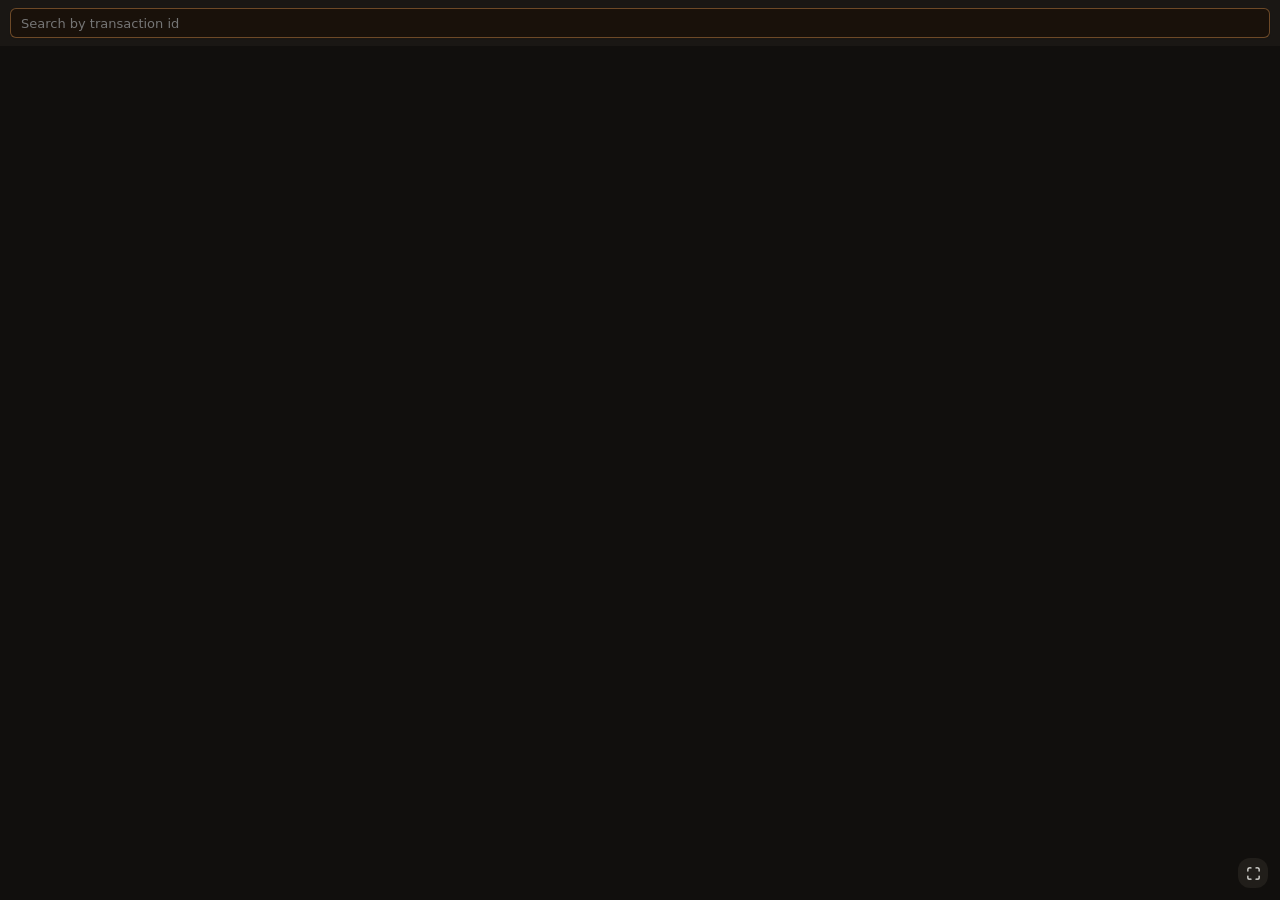
<file: public_blockvase/mempool.html>
<!doctype html>
<html lang="en" style="background-color: #110f0d;">
  <head>
    <meta charset="utf-8" />
    <meta name="viewport" content="width=device-width, initial-scale=1, maximum-scale=1, user-scalable=no" />
    <meta name="color-scheme" content="dark" />
    <meta name="theme-color" content="#110f0d" />
    <title>Blockvase Mempool</title>
    <meta name="description" content="Live Bitcoin mempool on the BLAKE2b chain." />
    <link rel="canonical" href="https://blockvase.com/mempool" />
    <meta property="og:title" content="Blockvase Mempool" />
    <meta property="og:description" content="Live Bitcoin mempool on the BLAKE2b chain." />
    <meta property="og:type" content="website" />
    <meta property="og:site_name" content="Blockvase" />
    <meta property="og:url" content="https://blockvase.com/mempool" />
    <meta property="og:image" content="https://blockvase.com/media/x-preview.png?v=8" />
    <meta property="og:image:secure_url" content="https://blockvase.com/media/x-preview.png?v=8" />
    <meta property="og:image:type" content="image/png" />
    <meta property="og:image:width" content="1200" />
    <meta property="og:image:height" content="628" />
    <meta property="og:image:alt" content="Blockvase" />
    <meta name="twitter:card" content="summary_large_image" />
    <meta name="twitter:title" content="Blockvase Mempool" />
    <meta name="twitter:description" content="Live Bitcoin mempool on the BLAKE2b chain." />
    <meta name="twitter:image" content="https://blockvase.com/media/x-preview.png?v=8" />
    <link rel="icon" href="/media/logo_64.png" type="image/png" />
    <style>
      html {
        margin: 0;
        min-height: 100%;
        background-color: #110f0d;
      }
      body {
        margin: 0;
        min-height: 100%;
        background-color: #110f0d;
      }
      body[data-theme="ocean"] {
        background-color: #051420;
      }
      html:has(body[data-theme="ocean"]) {
        background-color: #051420;
      }
      main.display-shell,
      .display-shell,
      .panel.live-screen,
      #mempool-treemap {
        background-color: #110f0d;
      }
      body[data-theme="ocean"] main.display-shell,
      body[data-theme="ocean"] .display-shell,
      body[data-theme="ocean"] .panel.live-screen,
      body[data-theme="ocean"] #mempool-treemap {
        background-color: #051420;
      }
      .hidden {
        display: none !important;
      }
    </style>
    <link rel="stylesheet" href="/static/style.css?v=353" media="print" onload="this.media='all'" />
    <noscript><link rel="stylesheet" href="/static/style.css?v=353" /></noscript>
  </head>
  <body class="display-page mempool-interactive" data-theme="default" style="background-color: #110f0d;">
    <div class="portal-splash-overlay" id="portalSplashOverlay" aria-hidden="true"></div>
    <button type="button" class="mempool-fullscreen" id="mempoolFullscreen" aria-label="Fullscreen"><svg viewBox="0 0 24 24" fill="none" stroke="currentColor" stroke-width="2" stroke-linecap="round" stroke-linejoin="round" aria-hidden="true"><path d="M8 3H5a2 2 0 0 0-2 2v3m18 0V5a2 2 0 0 0-2-2h-3m0 18h3a2 2 0 0 0 2-2v-3M3 16v3a2 2 0 0 0 2 2h3"/></svg></button>
    <main class="container display-shell">
      <section id="live-screen" class="panel live-screen mempool-screen">
        <form id="mempoolTxSearch" class="mempool-tx-search" role="search">
          <label class="mempool-tx-search__label" for="mempoolTxSearchInput">Search mempool</label>
          <div class="mempool-tx-search__field">
            <input
              id="mempoolTxSearchInput"
              class="mempool-tx-search__input"
              name="q"
              type="search"
              autocomplete="off"
              spellcheck="false"
              placeholder="Search by transaction id"
              aria-label="Search mempool transactions by transaction id" />
            <p class="mempool-tx-search__status" id="mempoolTxSearchStatus" aria-live="polite" hidden></p>
          </div>
        </form>
        <div id="mempool-treemap" class="mempool-treemap">
          <canvas id="mempool-canvas" class="mempool-canvas" aria-label="Live mempool treemap"></canvas>
        </div>
      </section>
    </main>
    <script>
      (function () {
        var el = document.getElementById("portalSplashOverlay") || document.querySelector(".portal-splash-overlay");
        if (!el) return;
        function finish() {
          el.classList.add("portal-splash-overlay--gone");
        }
        function fadeOut() {
          el.classList.add("portal-splash-overlay--hide");
          el.addEventListener("transitionend", finish, { once: true });
          setTimeout(finish, 600);
        }
        function schedule() {
          setTimeout(fadeOut, 300);
        }
        if (document.readyState === "complete") schedule();
        else window.addEventListener("load", schedule);
      })();
    </script>
    <script src="/static/blockvase-api.js?v=90"></script>
    <script src="/static/display.js?v=129"></script>
  </body>
</html>
</file>
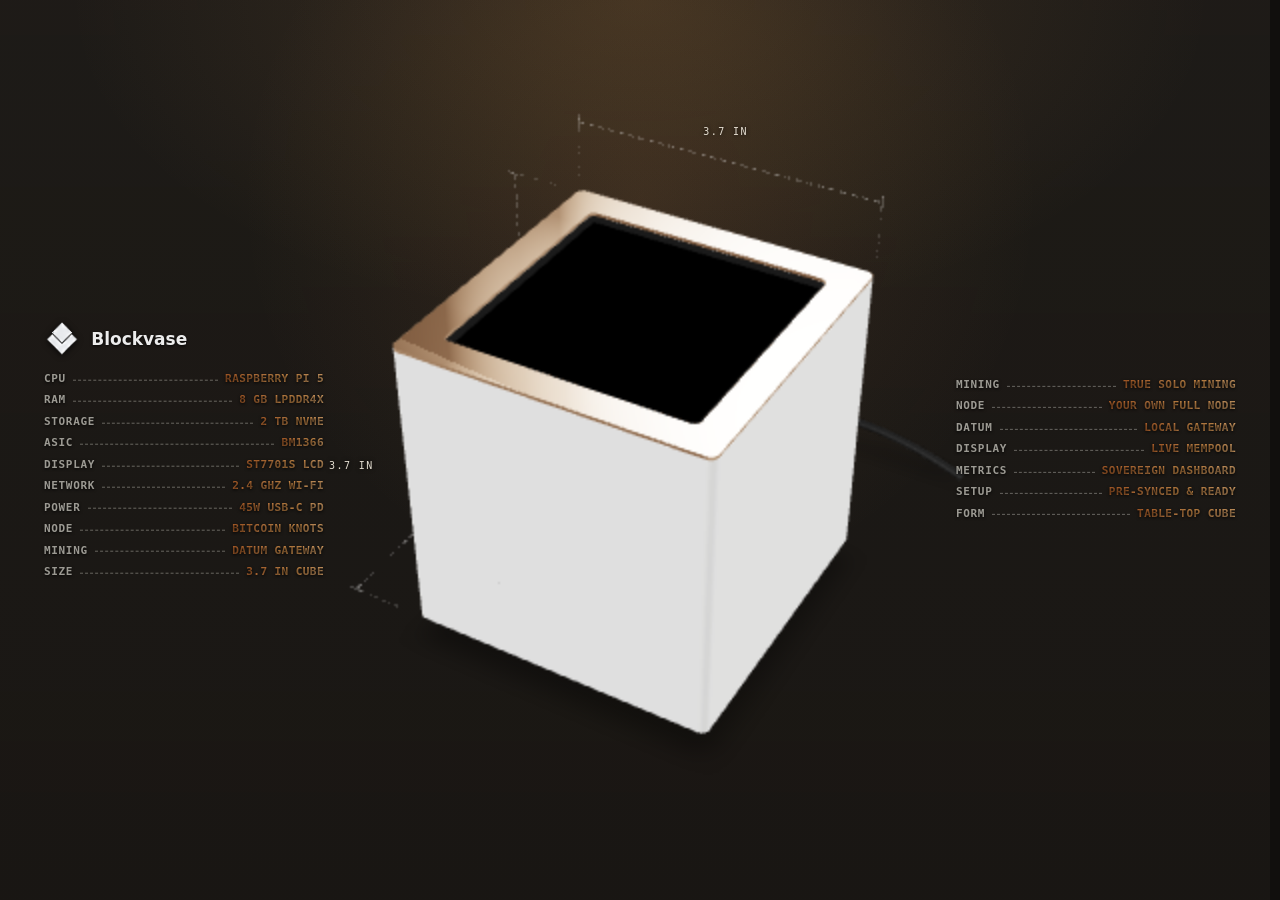
<file: public_blockvase/product-stage.html>
<!doctype html>
<html lang="en">
  <head>
    <meta charset="utf-8" />
    <meta name="viewport" content="width=device-width, initial-scale=1, maximum-scale=1, user-scalable=no" />
    <meta name="robots" content="noindex, nofollow" />
    <meta name="referrer" content="strict-origin-when-cross-origin" />
    <title>Blockvase — Product Stage</title>
    <meta name="description" content="Interactive Blockvase product stage. Bitcoin Knots node, DATUM gateway, and BM1366 miner." />
    <link rel="canonical" href="https://blockvase.com/product-stage" />
    <meta property="og:title" content="Blockvase Product Stage" />
    <meta property="og:description" content="Interactive Blockvase product stage. Bitcoin Knots node, DATUM gateway, and BM1366 miner." />
    <meta property="og:type" content="website" />
    <meta property="og:site_name" content="Blockvase" />
    <meta property="og:url" content="https://blockvase.com/product-stage" />
    <meta property="og:image" content="https://blockvase.com/media/x-preview.png?v=8" />
    <meta property="og:image:secure_url" content="https://blockvase.com/media/x-preview.png?v=8" />
    <meta property="og:image:type" content="image/png" />
    <meta property="og:image:width" content="1200" />
    <meta property="og:image:height" content="628" />
    <meta property="og:image:alt" content="Blockvase" />
    <meta name="twitter:card" content="summary_large_image" />
    <meta name="twitter:title" content="Blockvase Product Stage" />
    <meta name="twitter:description" content="Interactive Blockvase product stage. Bitcoin Knots node, DATUM gateway, and BM1366 miner." />
    <meta name="twitter:image" content="https://blockvase.com/media/x-preview.png?v=8" />
    <link rel="icon" href="/media/logo_64.png" type="image/png" />
    <link rel="stylesheet" href="/static/style.css?v=361" />
    <script type="module" src="/static/vendor/model-viewer.min.js?v=2"></script>
  </head>
  <body class="portal-page product-stage-page" data-theme="default" data-portal-mode="product-stage">
    <div class="product-stage" id="productStage">
      <div class="product-stage__cta" aria-hidden="true">
        <div class="product-stage__cta-brand">
          <img class="product-stage__cta-logo" src="/media/logo_200.png" alt="" />
          <h2 class="product-stage__cta-title">Blockvase</h2>
        </div>
      </div>
      <aside class="product-stage__specs" aria-label="Technical specifications">
        <div class="product-stage__brand">
          <img class="product-stage__brand-logo" src="/media/logo_200.png" alt="" />
          <h1 class="product-stage__brand-title">Blockvase</h1>
        </div>
        <ul class="product-stage__spec-list">
          <li class="product-stage__spec" style="--i: 0">
            <span class="product-stage__spec-key">CPU</span>
            <span class="product-stage__spec-rule" aria-hidden="true"></span>
            <span class="product-stage__spec-val">Raspberry Pi 5</span>
          </li>
          <li class="product-stage__spec" style="--i: 1">
            <span class="product-stage__spec-key">RAM</span>
            <span class="product-stage__spec-rule" aria-hidden="true"></span>
            <span class="product-stage__spec-val">8 GB LPDDR4X</span>
          </li>
          <li class="product-stage__spec" style="--i: 2">
            <span class="product-stage__spec-key">STORAGE</span>
            <span class="product-stage__spec-rule" aria-hidden="true"></span>
            <span class="product-stage__spec-val">2 TB NVMe</span>
          </li>
          <li class="product-stage__spec" style="--i: 3">
            <span class="product-stage__spec-key">ASIC</span>
            <span class="product-stage__spec-rule" aria-hidden="true"></span>
            <span class="product-stage__spec-val">BM1366</span>
          </li>
          <li class="product-stage__spec" style="--i: 4">
            <span class="product-stage__spec-key">DISPLAY</span>
            <span class="product-stage__spec-rule" aria-hidden="true"></span>
            <span class="product-stage__spec-val">ST7701S LCD</span>
          </li>
          <li class="product-stage__spec" style="--i: 5">
            <span class="product-stage__spec-key">NETWORK</span>
            <span class="product-stage__spec-rule" aria-hidden="true"></span>
            <span class="product-stage__spec-val">2.4 GHz Wi-Fi</span>
          </li>
          <li class="product-stage__spec" style="--i: 6">
            <span class="product-stage__spec-key">POWER</span>
            <span class="product-stage__spec-rule" aria-hidden="true"></span>
            <span class="product-stage__spec-val">45W USB-C PD</span>
          </li>
          <li class="product-stage__spec" style="--i: 7">
            <span class="product-stage__spec-key">NODE</span>
            <span class="product-stage__spec-rule" aria-hidden="true"></span>
            <span class="product-stage__spec-val">Bitcoin Knots</span>
          </li>
          <li class="product-stage__spec" style="--i: 8">
            <span class="product-stage__spec-key">MINING</span>
            <span class="product-stage__spec-rule" aria-hidden="true"></span>
            <span class="product-stage__spec-val">DATUM Gateway</span>
          </li>
          <li class="product-stage__spec" style="--i: 9">
            <span class="product-stage__spec-key">SIZE</span>
            <span class="product-stage__spec-rule" aria-hidden="true"></span>
            <span class="product-stage__spec-val">3.7 in cube</span>
          </li>
        </ul>
      </aside>
      <aside class="product-stage__benefits" aria-label="Product benefits">
        <ul class="product-stage__benefit-list">
          <li class="product-stage__benefit" style="--i: 0">
            <span class="product-stage__benefit-key">MINING</span>
            <span class="product-stage__benefit-rule" aria-hidden="true"></span>
            <span class="product-stage__benefit-val">True solo mining</span>
          </li>
          <li class="product-stage__benefit" style="--i: 1">
            <span class="product-stage__benefit-key">NODE</span>
            <span class="product-stage__benefit-rule" aria-hidden="true"></span>
            <span class="product-stage__benefit-val">Your own full node</span>
          </li>
          <li class="product-stage__benefit" style="--i: 2">
            <span class="product-stage__benefit-key">DATUM</span>
            <span class="product-stage__benefit-rule" aria-hidden="true"></span>
            <span class="product-stage__benefit-val">Local gateway</span>
          </li>
          <li class="product-stage__benefit" style="--i: 3">
            <span class="product-stage__benefit-key">DISPLAY</span>
            <span class="product-stage__benefit-rule" aria-hidden="true"></span>
            <span class="product-stage__benefit-val">Live mempool</span>
          </li>
          <li class="product-stage__benefit" style="--i: 4">
            <span class="product-stage__benefit-key">METRICS</span>
            <span class="product-stage__benefit-rule" aria-hidden="true"></span>
            <span class="product-stage__benefit-val">Sovereign dashboard</span>
          </li>
          <li class="product-stage__benefit" style="--i: 5">
            <span class="product-stage__benefit-key">SETUP</span>
            <span class="product-stage__benefit-rule" aria-hidden="true"></span>
            <span class="product-stage__benefit-val">Pre-synced &amp; ready</span>
          </li>
          <li class="product-stage__benefit" style="--i: 6">
            <span class="product-stage__benefit-key">FORM</span>
            <span class="product-stage__benefit-rule" aria-hidden="true"></span>
            <span class="product-stage__benefit-val">Table-top cube</span>
          </li>
        </ul>
      </aside>
      <div class="portal-product-model product-stage__model" aria-label="Interactive Blockvase 3D model">
        <div
          class="portal-model-loading"
          id="blockvaseModelLoading"
          role="status"
          aria-live="polite"
          aria-busy="true"
          aria-label="Loading">
          <span class="portal-model-loading__spinner" aria-hidden="true"></span>
        </div>
        <model-viewer
          id="blockvaseProductModel"
          src="/models/blockvase.glb?v=26"
          camera-controls
          touch-action="pan-y"
          interaction-prompt="none"
          shadow-intensity="0.85"
          shadow-softness="0.8"
          exposure="0.95"
          environment-image="neutral"
          camera-orbit="35deg 52deg 13.5m"
          camera-target="0m 0m 0m"
          field-of-view="32deg"
          min-camera-orbit="auto 40deg 3m"
          max-camera-orbit="auto 85deg 12m"
          alt="Interactive shaded 3D model of the Blockvase device">
          <button class="dot" slot="hotspot-ext-w0"></button>
          <button class="dot" slot="hotspot-dim-w0"></button>
          <button class="dim" slot="hotspot-dim-w">3.7 in</button>
          <button class="dot" slot="hotspot-dim-w1"></button>
          <button class="dot" slot="hotspot-ext-w1"></button>

          <button class="dot" slot="hotspot-ext-h0"></button>
          <button class="dot" slot="hotspot-dim-h0"></button>
          <button class="dim" slot="hotspot-dim-h">3.7 in</button>
          <button class="dot" slot="hotspot-dim-h1"></button>
          <button class="dot" slot="hotspot-ext-h1"></button>

          <button class="dot" slot="hotspot-ext-d0"></button>
          <button class="dot" slot="hotspot-dim-d0"></button>
          <button class="dim" slot="hotspot-dim-d">3.7 in</button>
          <button class="dot" slot="hotspot-dim-d1"></button>
          <button class="dot" slot="hotspot-ext-d1"></button>

        </model-viewer>
        <svg id="blockvaseDimLines" class="portal-dim-lines" aria-hidden="true">
          <line class="dimensionLine" data-dim="w-ext0"></line>
          <line class="dimensionLine" data-dim="w-tick0"></line>
          <line class="dimensionLine" data-dim="w"></line>
          <line class="dimensionLine" data-dim="w-tick1"></line>
          <line class="dimensionLine" data-dim="w-ext1"></line>

          <line class="dimensionLine" data-dim="h-ext0"></line>
          <line class="dimensionLine" data-dim="h-tick0"></line>
          <line class="dimensionLine" data-dim="h"></line>
          <line class="dimensionLine" data-dim="h-tick1"></line>
          <line class="dimensionLine" data-dim="h-ext1"></line>

          <line class="dimensionLine" data-dim="d-ext0"></line>
          <line class="dimensionLine" data-dim="d-tick0"></line>
          <line class="dimensionLine" data-dim="d"></line>
          <line class="dimensionLine" data-dim="d-tick1"></line>
          <line class="dimensionLine" data-dim="d-ext1"></line>
        </svg>
      </div>
    </div>
    <script src="/static/blockvase-api.js?v=89"></script>
    <script src="/static/index.js?v=395"></script>
  </body>
</html>
</file>
<file: static/style.css>
/* Bitcoin theme - dark orange IBM-style */
:root {
  --bg: #1f1f1f;
  --panel: #2a2a2a;
  --panel-light: #333333;
  --panel-field: #3a3a3a;
  --border: #4a4a4a;
  --text: #e0e0e0;
  --muted: var(--text);
  --accent: #00b7ff;
  --orange: #e0e0e0;
}

/* Portal pages: studio theme - quiet charcoal, polished copper */
body.portal-page {
  --bg: #110f0d;
  --panel: #1a1714;
  --panel-light: #211e1a;
  --panel-field: #2c2721;
  --border: #302b25;
  --text: #ecece8;
  --muted: #8f959e;
  --accent: #e09a52;
  --orange: #e09a52;
  --accent-shine: #e4a86a;
  --accent-deep: #c67a3a;
  --accent-metal: linear-gradient(122deg, #c46a2e 0%, #cc7838 16%, #d4894a 34%, #dc964e 52%, #e09a52 68%, #e4a86a 84%, #e8b070 100%);
  --portal-glass: #1a1714;
  --portal-glass-border: transparent;
  --portal-glass-fill: #211e1a;
  --portal-glass-fill-hover: #2c2721;
  --portal-glass-shadow: none;
  --portal-glass-shadow-hover: none;
  --portal-icon-btn-color: #ecece8;
  --portal-icon-btn-border: transparent;
  --portal-icon-btn-fill: #211e1a;
  --portal-icon-btn-fill-hover: #2c2721;
  --portal-glass-btn-height: var(--portal-btn-height-compact);
  --portal-glass-btn-pad-x: 14px;
  --portal-glass-btn-weight: 600;
  --portal-glass-btn-size: var(--portal-text-body);
  --portal-glass-btn-tracking: 0.01em;
  --link: var(--accent);
  --link-visited: color-mix(in srgb, var(--accent) 68%, #140c06);
  --portal-radius-lg: 16px;
  --portal-radius-md: 12px;
  --portal-shadow: 0 8px 24px rgba(0, 0, 0, 0.22);
  /* Typography scale for dashboard and mempool tx panel */
  --portal-track-overline: 0.11em;
  --portal-text-device: 17px;
  --portal-text-section: 15px;
  --portal-text-overline: 10px;
  --portal-text-caption: 11px;
  --portal-text-body: 12px;
  --portal-text-emphasis: 13px;
  --portal-text-hero: 22px;
  /* Spacing for index and settings portal pages */
  --portal-space-1: 8px;
  --portal-space-2: 12px;
  --portal-space-3: 16px;
  --portal-space-4: 20px;
  --portal-space-5: 24px;
  --portal-btn-radius: 12px;
  --portal-btn-height: 36px;
  --portal-btn-height-compact: 30px;
  --portal-btn-icon-size: var(--portal-btn-height-compact);
  --portal-btn-icon-glyph-size: 15px;
  --portal-btn-icon-nudge-x: 0px;
  --portal-btn-icon-nudge-y: -0.4px;
  --tx-flow-highlight-glow: transparent;
  --tx-flow-highlight-fill: #2c2721;
  --tx-flow-highlight-stroke: #e09a52;
  --tx-flow-highlight-text: #ecece8;
  --scrollbar-thumb: rgba(208, 138, 90, 0.32);
  --scrollbar-thumb-hover: rgba(208, 138, 90, 0.55);
  background: #110f0d;
  color-scheme: dark;
  position: relative;
  -webkit-font-smoothing: antialiased;
  -webkit-tap-highlight-color: transparent;
  touch-action: manipulation;
  padding: var(--portal-space-4) var(--portal-space-3);
}

/* Full-screen black splash (portal pages + /display kiosk); faded out via JS after load */
body.portal-page .portal-splash-overlay,
body.display-page .portal-splash-overlay {
  position: fixed;
  inset: 0;
  z-index: 10030;
  background: #000;
  opacity: 1;
  transition: opacity 0.35s ease;
  pointer-events: none;
}

body.portal-page .portal-splash-overlay.portal-splash-overlay--hide,
body.display-page .portal-splash-overlay.portal-splash-overlay--hide {
  opacity: 0;
}

body.portal-page .portal-splash-overlay.portal-splash-overlay--gone,
body.display-page .portal-splash-overlay.portal-splash-overlay--gone {
  visibility: hidden;
}

@media (prefers-reduced-motion: reduce) {
  body.portal-page .portal-splash-overlay,
  body.display-page .portal-splash-overlay {
    transition-duration: 0.01ms;
  }
}

body.portal-page .container {
  position: relative;
  z-index: 1;
}

body.portal-page .portal-brand-link {
  display: inline-flex;
  align-items: center;
  min-height: var(--portal-btn-height-compact);
  color: inherit;
  text-decoration: none;
  cursor: pointer;
}

body.portal-page .portal-footer {
  display: flex;
  justify-content: space-between;
  align-items: center;
  gap: var(--portal-space-3);
  margin: var(--portal-space-4) 0 0;
  padding: var(--portal-space-3) 0 0;
  border-top: 1px solid color-mix(in srgb, var(--border) 48%, transparent);
  color: var(--muted);
  font-size: var(--portal-text-body);
}

body.portal-page .portal-footer p {
  margin: 0;
}

body.portal-page .portal-footer nav {
  display: flex;
  flex-wrap: wrap;
  justify-content: flex-end;
  gap: var(--portal-space-2);
}

body.portal-page .portal-footer a {
  font-weight: 650;
  text-decoration: none;
}

body.portal-page .portal-footer a:hover {
  text-decoration: underline;
  text-underline-offset: 2px;
}

body.portal-page .portal-footer a[aria-current="page"] {
  color: var(--text);
}

body.portal-page.portal-legal-page .container {
  max-width: 920px;
}

body.portal-page .portal-legal-card {
  display: grid;
  gap: var(--portal-space-3);
}

body.portal-page .portal-legal-card section {
  display: grid;
  gap: var(--portal-space-1);
}

body.portal-page .portal-legal-card h3 {
  margin: 0;
  color: var(--text);
  font-size: var(--portal-text-section);
  letter-spacing: 0.02em;
}

body.portal-page .portal-legal-card p {
  margin: 0;
  color: var(--muted);
  font-size: var(--portal-text-emphasis);
  line-height: 1.65;
}

body.portal-page .loading-overlay {
  background: rgba(14, 16, 18, 0.96);
}

body.portal-page .loading-spinner {
  border-top-color: var(--accent);
}

body.portal-page input:focus,
body.portal-page select:focus {
  box-shadow: 0 0 0 2px rgba(224, 154, 82, 0.32);
}

body.portal-page a:where(:not(.btn):not(.btn-icon):not(.btn-flat)) {
  color: var(--link);
}

body.portal-page a:where(:not(.btn):not(.btn-icon):not(.btn-flat)):visited {
  color: var(--link-visited);
}

body.portal-page a.btn,
body.portal-page a.btn:visited,
body.portal-page a.btn:hover {
  color: var(--portal-icon-btn-color);
  text-decoration: none;
}

body.portal-page a:where(:not(.btn):not(.btn-icon):not(.btn-flat)):hover {
  color: var(--text);
}

body.portal-page .btn {
  border-radius: var(--portal-btn-radius);
  min-height: var(--portal-btn-height-compact);
  height: var(--portal-btn-height-compact);
  padding: 0 var(--portal-glass-btn-pad-x);
  display: inline-flex;
  align-items: center;
  justify-content: center;
  flex-shrink: 0;
  font-size: var(--portal-glass-btn-size);
  font-weight: var(--portal-glass-btn-weight);
  letter-spacing: var(--portal-glass-btn-tracking);
  line-height: 1;
  text-decoration: none;
  white-space: nowrap;
  border: 1px solid var(--portal-icon-btn-border);
  background: var(--portal-icon-btn-fill);
  color: var(--portal-icon-btn-color);
  box-shadow: none;
  cursor: pointer;
  box-sizing: border-box;
  transition:
    background 0.2s ease,
    border-color 0.2s ease,
    color 0.2s ease,
    box-shadow 0.2s ease;
}

body.portal-page .btn:not(.secondary):not(.danger):not(.btn-flat) {
  background: var(--portal-icon-btn-fill);
  color: var(--portal-icon-btn-color);
  border: 1px solid var(--portal-icon-btn-border);
  box-shadow: none;
  text-transform: none;
}

body.portal-page .btn:hover {
  opacity: 1;
}

body.portal-page .btn:not(.secondary):not(.danger):not(.btn-flat):hover {
  transform: none;
}

body.portal-page .btn:not(.secondary):not(.danger):not(.btn-flat):hover {
  background: var(--portal-icon-btn-fill-hover);
  color: var(--portal-icon-btn-color);
  border-color: var(--portal-icon-btn-border);
  box-shadow: none;
}

body.portal-page .btn.secondary,
body.portal-page .btn.btn-flat {
  background: var(--portal-icon-btn-fill);
  color: var(--portal-icon-btn-color);
  border: 1px solid var(--portal-icon-btn-border);
  box-shadow: none;
  text-transform: none;
  height: var(--portal-btn-height-compact);
  min-height: var(--portal-btn-height-compact);
  padding: 0 var(--portal-glass-btn-pad-x);
}

body.portal-page .btn.danger {
  background: transparent;
  color: var(--text);
  border: 1px solid var(--orange);
  box-shadow: none;
  font-weight: 400;
  min-height: var(--portal-btn-height-compact);
  padding: 0 16px;
}

body.portal-page .portal-shop-card__aside .btn {
  min-height: var(--portal-btn-height);
  padding: 0 22px;
  width: 100%;
}

body.portal-page .portal-checkout .portal-checkout-actions .btn {
  min-height: var(--portal-btn-height);
  padding: 0 22px;
}

body.portal-page .btn.secondary:hover,
body.portal-page .btn.btn-flat:hover {
  background: var(--portal-icon-btn-fill-hover);
  border-color: var(--portal-icon-btn-border);
  color: var(--portal-icon-btn-color);
  box-shadow: none;
  transform: none;
  opacity: 1;
}

body.portal-page .btn.danger:hover {
  background: color-mix(in srgb, var(--orange) 10%, transparent);
  box-shadow: none;
  transform: none;
  opacity: 1;
}

body.portal-page .settings-section-actions .btn.secondary:hover {
  background: var(--portal-icon-btn-fill-hover);
  color: var(--portal-icon-btn-color);
  border-color: var(--portal-icon-btn-border);
  box-shadow: none;
  transform: none;
  opacity: 1;
}

body.portal-page .settings-section-actions .btn.danger:hover {
  background: color-mix(in srgb, var(--orange) 10%, transparent);
  color: var(--text);
  border-color: var(--orange);
  box-shadow: none;
  transform: none;
  opacity: 1;
}

body.portal-page .progress-bar-fill {
  background: var(--accent-metal);
}

body.portal-page .status.success,
body.portal-page .status.info {
  background: rgba(224, 154, 82, 0.14);
}

body.portal-page .block-height {
  color: var(--accent);
}

/* Scrollbar styling - match portal theme */
html:has(body.portal-page) ::-webkit-scrollbar,
body.portal-page ::-webkit-scrollbar {
  width: 10px;
  height: 10px;
}
html:has(body.portal-page) ::-webkit-scrollbar-track,
body.portal-page ::-webkit-scrollbar-track {
  background: var(--panel-light);
  border-radius: 5px;
}
html:has(body.portal-page) ::-webkit-scrollbar-thumb,
body.portal-page ::-webkit-scrollbar-thumb {
  background: rgba(224, 154, 82, 0.32);
  border-radius: 5px;
  border: none;
}
html:has(body.portal-page) ::-webkit-scrollbar-thumb:hover,
body.portal-page ::-webkit-scrollbar-thumb:hover {
  background: rgba(224, 154, 82, 0.55);
}
html:has(body.portal-page) ::-webkit-scrollbar-corner,
body.portal-page ::-webkit-scrollbar-corner {
  background: var(--panel-light);
}

html:has(body.portal-page),
body.portal-page,
body.portal-page .tx-detail-panel,
body.portal-page .tx-table-view,
body.portal-page .tx-flow-view {
  scrollbar-width: thin;
  scrollbar-color: rgba(224, 154, 82, 0.45) var(--panel-light);
}

@media (min-width: 701px) {
  html:not(:has(body.display-page)) {
    overflow-y: scroll;
    scrollbar-gutter: stable;
  }
}

/* ── Ocean theme ───────────────────────────────────────────── */
body[data-theme="ocean"].portal-page {
  --bg: #061a2e;
  --panel: #0c2438;
  --panel-light: #132d44;
  --panel-field: #1a3752;
  --border: #1e4976;
  --text: #b8e4f0;
  --muted: var(--text);
  --accent: #22d3ee;
  --orange: #2dd4bf;
  --link: var(--accent);
  --link-visited: color-mix(in srgb, var(--accent) 68%, #041018);
  --portal-shadow: 0 12px 44px rgba(0, 12, 28, 0.55);
  background: #061a2e;
}

body[data-theme="ocean"].portal-page .loading-overlay {
  background: rgba(6, 26, 46, 0.96);
}

body[data-theme="ocean"].portal-page .loading-spinner {
  border-top-color: var(--accent);
}

body[data-theme="ocean"].portal-page input:focus,
body[data-theme="ocean"].portal-page select:focus {
  box-shadow: 0 0 0 2px rgba(34, 211, 238, 0.35);
}

body[data-theme="ocean"].portal-page .btn:not(.secondary):not(.danger):not(.btn-flat) {
  background: #ffffff;
  color: #000000;
  box-shadow: 0 2px 8px rgba(0, 0, 0, 0.28);
}

body[data-theme="ocean"].portal-page .btn:not(.secondary):not(.danger):not(.btn-flat):hover {
  background: #ffffff;
  color: #000000;
  box-shadow: 0 4px 14px rgba(0, 0, 0, 0.38);
}

body[data-theme="ocean"].portal-page .progress-bar-fill {
  background: linear-gradient(90deg, #22d3ee, #2dd4bf);
}

body[data-theme="ocean"].portal-page .status.success,
body[data-theme="ocean"].portal-page .status.info {
  background: rgba(34, 211, 238, 0.15);
}

/* Match Network Hash Rate card (#f7931a), not cyan accent */
body[data-theme="ocean"].portal-page .block-height,
body[data-theme="ocean"].portal-page .portal-kpi-value.highlight,
body[data-theme="ocean"].portal-page #metricsUpperDetail .portal-mini-block-height,
body[data-theme="ocean"].portal-page #blockHeight {
  color: #f7931a;
}

body[data-theme="ocean"].portal-page ::-webkit-scrollbar-thumb {
  background: rgba(34, 211, 238, 0.4);
  border: none;
}

body[data-theme="ocean"].portal-page ::-webkit-scrollbar-thumb:hover {
  background: rgba(34, 211, 238, 0.6);
}

body[data-theme="ocean"].portal-page,
body[data-theme="ocean"].portal-page .tx-detail-panel,
body[data-theme="ocean"].portal-page .tx-table-view,
body[data-theme="ocean"].portal-page .tx-flow-view {
  scrollbar-color: rgba(34, 211, 238, 0.5) var(--panel-light);
}

/* ── Black / white preview mode ─────────────────────────────── */
body.portal-page .bw-mode-toggle {
  --bw-toggle-size: var(--portal-btn-height-compact);
  box-sizing: border-box;
  flex-shrink: 0;
  width: var(--bw-toggle-size);
  height: var(--bw-toggle-size);
  min-width: var(--bw-toggle-size);
  min-height: var(--bw-toggle-size);
  margin: 0;
  padding: 0;
  border: 0;
  border-radius: 50%;
  overflow: hidden;
  background: transparent;
  box-shadow: none;
  cursor: pointer;
  appearance: none;
  -webkit-appearance: none;
  display: inline-flex;
  align-items: center;
  justify-content: center;
  transform: none;
  opacity: 1;
}

body.portal-page .bw-mode-toggle:hover,
body.portal-page .bw-mode-toggle:focus,
body.portal-page .bw-mode-toggle:focus-visible,
body.portal-page .bw-mode-toggle:active {
  transform: none;
  opacity: 1;
  box-shadow: none;
  outline: none;
}

body.portal-page .bw-mode-toggle__fill {
  --bw-toggle-sheen: #ffffff;
  position: relative;
  display: block;
  width: 100%;
  height: 100%;
  overflow: hidden;
  border: 0;
  border-radius: 50%;
  background: var(--bg);
  box-shadow: none;
  box-sizing: border-box;
}

html[data-bw] body.portal-page .bw-mode-toggle,
html[data-bw] body.portal-page .bw-mode-toggle__fill,
body.portal-page[data-bw] .bw-mode-toggle,
body.portal-page[data-bw] .bw-mode-toggle__fill {
  border: 0;
  border-radius: 50%;
  background: var(--bg);
}

html[data-bw] body.portal-page .bw-mode-toggle__fill,
body.portal-page[data-bw] .bw-mode-toggle__fill {
  --bw-toggle-sheen: #ffffff;
  background: var(--bg);
}

html[data-bw="white"] body.portal-page .bw-mode-toggle__fill,
body.portal-page[data-bw="white"] .bw-mode-toggle__fill {
  --bw-toggle-sheen: #000000;
}

body.portal-page .bw-mode-toggle__fill::after {
  content: "";
  position: absolute;
  inset: -55%;
  border-radius: 50%;
  background: radial-gradient(
    ellipse 64% 88% at 36% 62%,
    color-mix(in srgb, var(--bw-toggle-sheen) 48%, transparent) 0%,
    color-mix(in srgb, var(--bw-toggle-sheen) 22%, transparent) 42%,
    transparent 74%
  );
  transform: translate(-130%, 30%) rotate(-38deg) scale(0.7);
  opacity: 0;
  pointer-events: none;
  filter: blur(0.85px);
  will-change: transform, opacity;
}

body.portal-page .bw-mode-toggle.is-warping .bw-mode-toggle__fill::after {
  animation: bw-toggle-sheen 0.88s cubic-bezier(0.14, 0.78, 0.08, 1);
}

@keyframes bw-toggle-sheen {
  0% {
    transform: translate(-130%, 32%) rotate(-38deg) scale(0.62);
    opacity: 0;
  }
  16% {
    opacity: 0.85;
  }
  46% {
    transform: translate(6%, -8%) rotate(-8deg) scale(1.05);
    opacity: 0.95;
  }
  100% {
    transform: translate(132%, -36%) rotate(28deg) scale(0.58);
    opacity: 0;
  }
}

@media (prefers-reduced-motion: reduce) {
  body.portal-page .bw-mode-toggle.is-warping .bw-mode-toggle__fill::after {
    animation: none;
  }
}

html[data-bw="black"],
html[data-bw="black"] body.portal-page,
html[data-bw="black"] body.display-page,
body.portal-page[data-bw="black"],
body.display-page[data-bw="black"] {
  --bg: #000000;
  --panel: #000000;
  --panel-light: #000000;
  --panel-field: #111111;
  --border: #3a3a3a;
  --text: #f2f2f2;
  --muted: var(--text);
  --accent: #ffffff;
  --orange: #ffffff;
  --link: #ffffff;
  --link-visited: #c8c8c8;
  --portal-shadow: none;
  --portal-radius-lg: 0;
  --portal-radius-md: 0;
  --portal-btn-radius: 0;
  --portal-icon-btn-fill: transparent;
  --portal-glass: #000000;
  --portal-glass-border: #ffffff;
  --portal-glass-fill: #ffffff;
  --portal-glass-fill-hover: #f0f0f0;
  --portal-icon-btn-color: #ffffff;
  --portal-icon-btn-border: #ffffff;
  --portal-icon-btn-fill-hover: color-mix(in srgb, #ffffff 10%, transparent);
  --tx-flow-highlight-fill: color-mix(in srgb, #ffffff 38%, #000000);
  --tx-flow-highlight-stroke: #ffffff;
  --tx-flow-highlight-text: #ffffff;
  --tx-flow-highlight-glow: rgba(255, 255, 255, 0.45);
  --scrollbar-thumb: rgba(255, 255, 255, 0.38);
  --scrollbar-thumb-hover: rgba(255, 255, 255, 0.62);
  background: #000000;
  color-scheme: dark;
  scrollbar-color: var(--scrollbar-thumb) var(--panel-light);
}

html[data-bw="glow"],
html[data-bw="glow"] body.portal-page,
html[data-bw="glow"] body.display-page,
body.portal-page[data-bw="glow"],
body.display-page[data-bw="glow"] {
  --bg: #000000;
  --panel: #000000;
  --panel-light: #000000;
  --panel-field: #140e08;
  --border: #3a2818;
  --text: #f4e6d2;
  --muted: var(--text);
  --accent: #f7931a;
  --orange: #f7931a;
  --link: #f7931a;
  --link-visited: #c96a0c;
  --portal-shadow: none;
  --portal-radius-lg: 0;
  --portal-radius-md: 0;
  --portal-btn-radius: 0;
  --portal-icon-btn-fill: transparent;
  --portal-glass: #000000;
  --portal-glass-border: #f7931a;
  --portal-glass-fill: #f7931a;
  --portal-glass-fill-hover: #ffa033;
  --portal-icon-btn-color: #f7931a;
  --portal-icon-btn-border: #f7931a;
  --portal-icon-btn-fill-hover: color-mix(in srgb, #f7931a 12%, transparent);
  --tx-flow-highlight-fill: color-mix(in srgb, #f7931a 38%, #000000);
  --tx-flow-highlight-stroke: #f7931a;
  --tx-flow-highlight-text: #fff6e8;
  --tx-flow-highlight-glow: rgba(247, 147, 26, 0.48);
  --scrollbar-thumb: rgba(247, 147, 26, 0.42);
  --scrollbar-thumb-hover: rgba(247, 147, 26, 0.68);
  background: #000000;
  color-scheme: dark;
  scrollbar-color: var(--scrollbar-thumb) var(--panel-light);
}

html[data-bw="white"],
html[data-bw="white"] body.portal-page,
html[data-bw="white"] body.display-page,
body.portal-page[data-bw="white"],
body.display-page[data-bw="white"] {
  --bg: #ffffff;
  --panel: #ffffff;
  --panel-light: #ffffff;
  --panel-field: #f4f4f4;
  --border: #c8c8c8;
  --text: #111111;
  --muted: var(--text);
  --accent: #000000;
  --orange: #000000;
  --link: #000000;
  --link-visited: #333333;
  --portal-shadow: none;
  --portal-radius-lg: 0;
  --portal-radius-md: 0;
  --portal-btn-radius: 0;
  --portal-icon-btn-fill: transparent;
  --portal-glass: #ffffff;
  --portal-glass-border: #000000;
  --portal-glass-fill: #000000;
  --portal-glass-fill-hover: #1a1a1a;
  --portal-icon-btn-color: #000000;
  --portal-icon-btn-border: #000000;
  --portal-icon-btn-fill-hover: color-mix(in srgb, #000000 8%, transparent);
  --tx-flow-highlight-fill: color-mix(in srgb, #000000 16%, #ffffff);
  --tx-flow-highlight-stroke: #000000;
  --tx-flow-highlight-text: #000000;
  --tx-flow-highlight-glow: rgba(0, 0, 0, 0.28);
  --scrollbar-thumb: rgba(0, 0, 0, 0.38);
  --scrollbar-thumb-hover: rgba(0, 0, 0, 0.58);
  background: #ffffff;
  color-scheme: light;
  scrollbar-color: var(--scrollbar-thumb) var(--panel-light);
}

html[data-bw="black"]:has(body.portal-page),
html[data-bw="white"]:has(body.portal-page),
html[data-bw] body.portal-page,
html[data-bw] body.display-page,
html[data-bw] body.portal-page .tx-detail-panel,
html[data-bw] body.portal-page .tx-table-view,
html[data-bw] body.portal-page .tx-flow-view,
html[data-bw] body.portal-page .block-carousel__track,
body.portal-page[data-bw] .tx-detail-panel,
body.portal-page[data-bw] .tx-table-view,
body.portal-page[data-bw] .tx-flow-view,
body.portal-page[data-bw] .block-carousel__track {
  scrollbar-color: var(--scrollbar-thumb) var(--panel-light);
}

html[data-bw]:has(body.portal-page) ::-webkit-scrollbar-track,
html[data-bw]:has(body.display-page) ::-webkit-scrollbar-track,
html[data-bw] body.portal-page ::-webkit-scrollbar-track,
html[data-bw] body.display-page ::-webkit-scrollbar-track,
body.portal-page[data-bw] ::-webkit-scrollbar-track,
body.display-page[data-bw] ::-webkit-scrollbar-track {
  background: var(--panel-light);
}

html[data-bw]:has(body.portal-page) ::-webkit-scrollbar-thumb,
html[data-bw]:has(body.display-page) ::-webkit-scrollbar-thumb,
html[data-bw] body.portal-page ::-webkit-scrollbar-thumb,
html[data-bw] body.display-page ::-webkit-scrollbar-thumb,
body.portal-page[data-bw] ::-webkit-scrollbar-thumb,
body.display-page[data-bw] ::-webkit-scrollbar-thumb {
  background: var(--scrollbar-thumb);
}

html[data-bw]:has(body.portal-page) ::-webkit-scrollbar-thumb:hover,
html[data-bw]:has(body.display-page) ::-webkit-scrollbar-thumb:hover,
html[data-bw] body.portal-page ::-webkit-scrollbar-thumb:hover,
html[data-bw] body.display-page ::-webkit-scrollbar-thumb:hover,
body.portal-page[data-bw] ::-webkit-scrollbar-thumb:hover,
body.display-page[data-bw] ::-webkit-scrollbar-thumb:hover {
  background: var(--scrollbar-thumb-hover);
}

html[data-bw]:has(body.portal-page) ::-webkit-scrollbar-corner,
html[data-bw]:has(body.display-page) ::-webkit-scrollbar-corner,
html[data-bw] body.portal-page ::-webkit-scrollbar-corner,
html[data-bw] body.display-page ::-webkit-scrollbar-corner,
body.portal-page[data-bw] ::-webkit-scrollbar-corner,
body.display-page[data-bw] ::-webkit-scrollbar-corner {
  background: var(--panel-light);
}

html[data-bw="black"] body.portal-page .portal-retarget-track,
body.portal-page[data-bw="black"] .portal-retarget-track,
html[data-bw="black"] body.portal-page .pool-share-track,
body.portal-page[data-bw="black"] .pool-share-track,
html[data-bw="black"] body.portal-page .pool-share-stack__bar,
body.portal-page[data-bw="black"] .pool-share-stack__bar {
  background: #000000;
}

html[data-bw="black"] body.portal-page .portal-retarget-fill,
body.portal-page[data-bw="black"] .portal-retarget-fill,
html[data-bw="black"] body.portal-page .pool-share-fill,
body.portal-page[data-bw="black"] .pool-share-fill {
  background: #e8e8e8;
}

html[data-bw] body.portal-page .portal-retarget-track,
body.portal-page[data-bw] .portal-retarget-track,
html[data-bw] body.portal-page .pool-share-track,
body.portal-page[data-bw] .pool-share-track,
html[data-bw] body.portal-page .pool-share-stack__bar,
body.portal-page[data-bw] .pool-share-stack__bar {
  background: var(--bg);
}

html[data-bw] body.portal-page .portal-retarget-fill,
body.portal-page[data-bw] .portal-retarget-fill,
html[data-bw] body.portal-page .pool-share-fill,
body.portal-page[data-bw] .pool-share-fill {
  background: var(--accent);
  box-shadow: 0 0 10px color-mix(in srgb, var(--accent) 35%, transparent);
}

html[data-bw="white"] body.portal-page .portal-retarget-track,
body.portal-page[data-bw="white"] .portal-retarget-track,
html[data-bw="white"] body.portal-page .pool-share-track,
body.portal-page[data-bw="white"] .pool-share-track,
html[data-bw="white"] body.portal-page .pool-share-stack__bar,
body.portal-page[data-bw="white"] .pool-share-stack__bar {
  background: #ffffff;
}

html[data-bw="white"] body.portal-page .portal-retarget-fill,
body.portal-page[data-bw="white"] .portal-retarget-fill,
html[data-bw="white"] body.portal-page .pool-share-fill,
body.portal-page[data-bw="white"] .pool-share-fill {
  background: #111111;
}

html[data-bw] body.portal-page header h1,
body.portal-page[data-bw] header h1 {
  color: var(--text);
}

html[data-bw="glow"] body.portal-page .logo,
body.portal-page[data-bw="glow"] .logo {
  filter:
    grayscale(1)
    contrast(1.15)
    drop-shadow(0 1px 0.5px rgba(0, 0, 0, 0.55))
    drop-shadow(0 0 6px color-mix(in srgb, var(--accent) 28%, transparent));
}

html[data-bw="black"] body.portal-page .logo,
body.portal-page[data-bw="black"] .logo {
  filter:
    grayscale(1)
    contrast(1.15)
    drop-shadow(0 1px 0.5px rgba(0, 0, 0, 0.55))
    drop-shadow(0 1px 1.5px rgba(0, 0, 0, 0.28))
    drop-shadow(0 0 1.5px rgba(255, 255, 255, 0.14));
}

html[data-bw="white"] body.portal-page .logo,
body.portal-page[data-bw="white"] .logo {
  filter:
    grayscale(1)
    contrast(1.2)
    drop-shadow(0 1px 0.5px rgba(255, 255, 255, 0.65))
    drop-shadow(0 1px 1.5px rgba(0, 0, 0, 0.18));
}

html[data-bw] body.portal-page .metric-board,
html[data-bw] body.portal-page .display-preview,
html[data-bw] body.portal-page .tx-detail-panel,
html[data-bw] body.portal-page .portal-resource-card,
html[data-bw] body.portal-page .portal-tab-nav,
body.portal-page[data-bw] .metric-board,
body.portal-page[data-bw] .display-preview,
body.portal-page[data-bw] .tx-detail-panel,
body.portal-page[data-bw] .portal-resource-card,
body.portal-page[data-bw] .portal-tab-nav {
  background: transparent;
  border-color: transparent;
  box-shadow: none;
}

html[data-bw] body.portal-page .portal-tab-nav,
body.portal-page[data-bw] .portal-tab-nav {
  border-radius: 0;
}

html[data-bw] body.portal-page:not([data-theme="ocean"]) .metric-board,
html[data-bw] body.portal-page:not([data-theme="ocean"]) .portal-tab-nav,
body.portal-page[data-bw]:not([data-theme="ocean"]) .metric-board,
body.portal-page[data-bw]:not([data-theme="ocean"]) .portal-tab-nav {
  box-shadow: none;
}

html[data-bw] body.portal-page .portal-footer,
body.portal-page[data-bw] .portal-footer {
  border-top-color: color-mix(in srgb, var(--accent) 16%, transparent);
}

html[data-bw] body.portal-page header,
html[data-bw] body.portal-page .portal-shop-card,
html[data-bw] body.portal-page .portal-product-model,
html[data-bw] body.portal-page .portal-legal-card,
html[data-bw] body.portal-page .portal-checkout-steps,
html[data-bw] body.portal-page .portal-order-card,
html[data-bw] body.portal-page .portal-order-card .portal-order-summary,
html[data-bw] body.portal-page .portal-account-box,
html[data-bw] body.portal-page .portal-affiliate-metric,
html[data-bw] body.portal-page .portal-parts-table-wrap,
html[data-bw] body.portal-page .datum-pool-board,
html[data-bw] body.portal-page .portal-kpi-strip,
html[data-bw] body.portal-page .metric-cluster,
body.portal-page[data-bw] header,
body.portal-page[data-bw] .portal-shop-card,
body.portal-page[data-bw] .portal-product-model,
body.portal-page[data-bw] .portal-legal-card,
body.portal-page[data-bw] .portal-checkout-steps,
body.portal-page[data-bw] .portal-order-card,
body.portal-page[data-bw] .portal-order-card .portal-order-summary,
body.portal-page[data-bw] .portal-account-box,
body.portal-page[data-bw] .portal-affiliate-metric,
body.portal-page[data-bw] .portal-parts-table-wrap,
body.portal-page[data-bw] .datum-pool-board,
body.portal-page[data-bw] .portal-kpi-strip,
body.portal-page[data-bw] .metric-cluster {
  background: transparent;
  border-radius: 0;
  box-shadow: none;
}

html[data-bw] body.portal-page .portal-shop-card__aside,
html[data-bw] body.portal-page .portal-order-card .portal-order-summary div + div,
body.portal-page[data-bw] .portal-shop-card__aside,
body.portal-page[data-bw] .portal-order-card .portal-order-summary div + div {
  border-color: color-mix(in srgb, var(--accent) 22%, transparent);
}

html[data-bw] body.portal-page .metric-board-title,
html[data-bw] body.portal-page .portal-overline,
html[data-bw] body.portal-page .portal-shop-fact__key,
html[data-bw] body.portal-page .portal-shop-brand__title,
html[data-bw] body.portal-page .portal-legal-card h3,
body.portal-page[data-bw] .metric-board-title,
body.portal-page[data-bw] .portal-overline,
body.portal-page[data-bw] .portal-shop-fact__key,
body.portal-page[data-bw] .portal-shop-brand__title,
body.portal-page[data-bw] .portal-legal-card h3 {
  font-family: ui-monospace, SFMono-Regular, Menlo, Consolas, monospace;
  letter-spacing: 0.06em;
}

html[data-bw] body.portal-page .portal-shop-price,
html[data-bw] body.portal-page .portal-shop-fact__val,
html[data-bw] body.portal-page .datum-pool-copy__value,
body.portal-page[data-bw] .portal-shop-price,
body.portal-page[data-bw] .portal-shop-fact__val,
body.portal-page[data-bw] .datum-pool-copy__value {
  font-family: ui-monospace, SFMono-Regular, Menlo, Consolas, monospace;
  color: var(--text);
}

html[data-bw] body.portal-page .portal-shop-price,
body.portal-page[data-bw] .portal-shop-price {
  color: var(--accent);
}

html[data-bw] body.portal-page .btn,
html[data-bw] body.portal-page .btn.secondary,
html[data-bw] body.portal-page .btn.btn-flat,
body.portal-page[data-bw] .btn,
body.portal-page[data-bw] .btn.secondary,
body.portal-page[data-bw] .btn.btn-flat {
  border-radius: 0;
  white-space: nowrap;
}

html[data-bw] body.portal-page input:not([type="checkbox"]):not([type="radio"]),
html[data-bw] body.portal-page select,
html[data-bw] body.portal-page textarea,
body.portal-page[data-bw] input:not([type="checkbox"]):not([type="radio"]),
body.portal-page[data-bw] select,
body.portal-page[data-bw] textarea {
  background: var(--bg);
  border: 1px solid color-mix(in srgb, var(--accent) 28%, transparent);
  border-radius: 0;
  color: var(--text);
  box-shadow: none;
}

html[data-bw] body.portal-page input:not([type="checkbox"]):not([type="radio"]):focus,
html[data-bw] body.portal-page select:focus,
html[data-bw] body.portal-page textarea:focus,
body.portal-page[data-bw] input:not([type="checkbox"]):not([type="radio"]):focus,
body.portal-page[data-bw] select:focus,
body.portal-page[data-bw] textarea:focus {
  border-color: var(--accent);
  box-shadow: 0 0 0 1px var(--accent);
  outline: none;
}

html[data-bw] body.portal-page .portal-checkout-steps,
body.portal-page[data-bw] .portal-checkout-steps {
  border: 0;
}

html[data-bw] body.portal-page .portal-checkout-step.is-active,
body.portal-page[data-bw] .portal-checkout-step.is-active {
  background: transparent;
  color: var(--accent);
  box-shadow: inset 0 -1px 0 var(--accent);
}

html[data-bw] body.portal-page .portal-order-card,
html[data-bw] body.portal-page .portal-order-card .portal-order-summary,
html[data-bw] body.portal-page .portal-order-card .portal-order-total,
body.portal-page[data-bw] .portal-order-card,
body.portal-page[data-bw] .portal-order-card .portal-order-summary,
body.portal-page[data-bw] .portal-order-card .portal-order-total {
  background: transparent;
  border-radius: 0;
  box-shadow: none;
}

html[data-bw] body.portal-page .portal-order-card,
body.portal-page[data-bw] .portal-order-card {
  border: 1px solid color-mix(in srgb, var(--accent) 18%, transparent);
  padding: var(--portal-space-3);
}

html[data-bw] body.portal-page .datum-pool-table-wrap,
html[data-bw] body.portal-page .datum-pool-copy,
html[data-bw] body.portal-page .datum-pool-source,
html[data-bw] body.portal-page .datum-pool-card,
body.portal-page[data-bw] .datum-pool-table-wrap,
body.portal-page[data-bw] .datum-pool-copy,
body.portal-page[data-bw] .datum-pool-source,
body.portal-page[data-bw] .datum-pool-card {
  border-radius: 0;
}

html[data-bw] body.portal-page .portal-tab-panel,
body.portal-page[data-bw] .portal-tab-panel {
  gap: var(--viewer-stack-gap, var(--portal-space-3));
}

html[data-bw] body.portal-page header h1,
body.portal-page[data-bw] header h1 {
  color: var(--text);
  font-family: ui-monospace, SFMono-Regular, Menlo, Consolas, monospace;
  letter-spacing: 0.06em;
}

html[data-bw] body.portal-page .portal-account-box,
html[data-bw] body.portal-page .portal-affiliate-metric,
html[data-bw] body.portal-page .portal-parts-table-wrap,
body.portal-page[data-bw] .portal-account-box,
body.portal-page[data-bw] .portal-affiliate-metric,
body.portal-page[data-bw] .portal-parts-table-wrap {
  border: 1px solid color-mix(in srgb, var(--accent) 18%, transparent);
}

html[data-bw] body.portal-page .portal-parts-table th,
body.portal-page[data-bw] .portal-parts-table th {
  background: transparent;
  font-family: ui-monospace, SFMono-Regular, Menlo, Consolas, monospace;
}

html[data-bw] body.portal-page .portal-kpi-strip,
html[data-bw] body.portal-page:not([data-theme="ocean"]) .portal-kpi-strip,
body.portal-page[data-bw] .portal-kpi-strip,
body.portal-page[data-bw]:not([data-theme="ocean"]) .portal-kpi-strip {
  overflow: visible;
  background: transparent;
  box-shadow: none;
}

html[data-bw] body.portal-page .portal-kpi,
body.portal-page[data-bw] .portal-kpi {
  border-right-color: transparent;
}

html[data-bw] body.portal-page .portal-shop-fact__rule,
body.portal-page[data-bw] .portal-shop-fact__rule {
  border-top-color: color-mix(in srgb, var(--accent) 28%, transparent);
}

html[data-bw] body.portal-page .portal-kpi-label,
html[data-bw] body.portal-page .portal-affiliate-metric span,
body.portal-page[data-bw] .portal-kpi-label,
body.portal-page[data-bw] .portal-affiliate-metric span {
  font-family: ui-monospace, SFMono-Regular, Menlo, Consolas, monospace;
  font-size: 9px;
  letter-spacing: 0.08em;
}

html[data-bw] body.portal-page .portal-kpi-value,
body.portal-page[data-bw] .portal-kpi-value {
  font-size: clamp(13px, 1.4vw, 15px);
}

html[data-bw] body.portal-page .portal-product-model,
body.portal-page[data-bw] .portal-product-model {
  background:
    radial-gradient(
      ellipse 72% 58% at 50% 0%,
      color-mix(in srgb, var(--accent) 10%, transparent) 0%,
      transparent 62%
    );
}

html[data-bw] body.product-stage-page,
html[data-bw] body.product-stage-page .product-stage,
body.product-stage-page[data-bw],
body.product-stage-page[data-bw] .product-stage {
  background: #000000;
}

html[data-bw] body.product-stage-page .product-stage__cta-title,
html[data-bw] body.product-stage-page .product-stage__brand-title,
html[data-bw] body.product-stage-page .product-stage__spec-key,
html[data-bw] body.product-stage-page .product-stage__benefit-key,
body.product-stage-page[data-bw] .product-stage__cta-title,
body.product-stage-page[data-bw] .product-stage__brand-title,
body.product-stage-page[data-bw] .product-stage__spec-key,
body.product-stage-page[data-bw] .product-stage__benefit-key {
  color: var(--text);
  font-family: ui-monospace, SFMono-Regular, Menlo, Consolas, monospace;
  letter-spacing: 0.06em;
}

html[data-bw] body.product-stage-page .product-stage__spec-val,
html[data-bw] body.product-stage-page .product-stage__benefit-val,
body.product-stage-page[data-bw] .product-stage__spec-val,
body.product-stage-page[data-bw] .product-stage__benefit-val {
  color: var(--accent);
}

html[data-bw] body.portal-page .portal-tab-button.is-active,
body.portal-page[data-bw] .portal-tab-button.is-active {
  background: transparent;
  border-bottom-width: 1px;
  box-shadow: inset 0 -1px 0 var(--accent);
}

html[data-bw] body.portal-page .tx-flow-node,
body.portal-page[data-bw] .tx-flow-node {
  --tx-flow-highlight-fill: color-mix(in srgb, var(--accent) 38%, #000000);
  --tx-flow-highlight-stroke: var(--accent);
  --tx-flow-highlight-text: var(--text);
  --tx-flow-highlight-glow: color-mix(in srgb, var(--accent) 48%, transparent);
}

html[data-bw] body.portal-page .tx-flow-node:hover,
html[data-bw] body.portal-page .tx-flow-node:focus-visible,
html[data-bw] body.portal-page .tx-flow-node.is-flashing,
body.portal-page[data-bw] .tx-flow-node:hover,
body.portal-page[data-bw] .tx-flow-node:focus-visible,
body.portal-page[data-bw] .tx-flow-node.is-flashing {
  box-shadow: 0 0 20px var(--tx-flow-highlight-glow);
}

html[data-bw] body.portal-page .tx-table-cell--focused,
body.portal-page[data-bw] .tx-table-cell--focused {
  background: color-mix(in srgb, var(--accent) 38%, #000000);
  color: var(--text);
  box-shadow: inset 0 0 0 1px var(--accent), 0 0 20px color-mix(in srgb, var(--accent) 48%, transparent);
}

html[data-bw] body.portal-page .block-carousel__tag--copy:hover,
html[data-bw] body.portal-page .block-carousel__tag--copy:focus-visible,
html[data-bw] body.portal-page .block-carousel__item--mined.is-selected .block-carousel__tag--copy:hover,
html[data-bw] body.portal-page .block-carousel__item--mined.is-loading .block-carousel__tag--copy:hover,
body.portal-page[data-bw] .block-carousel__tag--copy:hover,
body.portal-page[data-bw] .block-carousel__tag--copy:focus-visible,
body.portal-page[data-bw] .block-carousel__item--mined.is-selected .block-carousel__tag--copy:hover,
body.portal-page[data-bw] .block-carousel__item--mined.is-loading .block-carousel__tag--copy:hover {
  background: #ffffff;
  border-color: #ffffff;
  color: #110f0d;
  box-shadow: none;
}

html[data-bw] body.portal-page .block-carousel__tag--copy,
html[data-bw] body.portal-page .block-carousel__item--mined.is-selected .block-carousel__tag--copy,
html[data-bw] body.portal-page .block-carousel__item--mined.is-loading .block-carousel__tag--copy,
body.portal-page[data-bw] .block-carousel__tag--copy,
body.portal-page[data-bw] .block-carousel__item--mined.is-selected .block-carousel__tag--copy,
body.portal-page[data-bw] .block-carousel__item--mined.is-loading .block-carousel__tag--copy {
  --carousel-tag-flash-fill: var(--accent);
  --carousel-tag-flash-stroke: var(--accent);
  --carousel-tag-flash-text: #1a1008;
}

html[data-bw] body.portal-page .block-carousel__copied-tip,
html[data-bw] body.portal-page .tx-flow-copied-tip,
html[data-bw] body.portal-page .tx-table-copy-toast,
body.portal-page[data-bw] .block-carousel__copied-tip,
body.portal-page[data-bw] .tx-flow-copied-tip,
body.portal-page[data-bw] .tx-table-copy-toast {
  background: color-mix(in srgb, var(--accent) 38%, #000000);
  border-color: var(--accent);
  color: var(--text);
  box-shadow: 0 0 20px color-mix(in srgb, var(--accent) 48%, transparent);
}

html[data-bw] body.portal-page .datum-pool-copy.is-copied .datum-pool-copy__value,
body.portal-page[data-bw] .datum-pool-copy.is-copied .datum-pool-copy__value {
  color: var(--accent);
  text-shadow: 0 0 10px color-mix(in srgb, var(--accent) 45%, transparent);
}

html[data-bw] body.portal-page .display-iframe-wrapper,
html[data-bw] body.portal-page .display-iframe,
html[data-bw] body.portal-page .display-iframe-wrapper::after,
html[data-bw] .mempool-tx-search,
body.portal-page[data-bw] .display-iframe-wrapper,
body.portal-page[data-bw] .display-iframe,
body.portal-page[data-bw] .display-iframe-wrapper::after {
  background: transparent;
  box-shadow: none;
}

html[data-bw] .mempool-tx-search {
  background: transparent;
  border-bottom-color: color-mix(in srgb, var(--accent) 22%, transparent);
}

html[data-bw] body.portal-page .display-preview-search,
body.portal-page[data-bw] .display-preview-search {
  padding-left: 0;
  padding-right: 0;
}

html[data-bw] body.portal-page .block-carousel__item--mined.is-selected,
html[data-bw] body.portal-page .block-carousel__item--mined.is-loading,
body.portal-page[data-bw] .block-carousel__item--mined.is-selected,
body.portal-page[data-bw] .block-carousel__item--mined.is-loading {
  background: color-mix(in srgb, var(--accent) 38%, #000000);
  border-color: var(--accent);
  color: var(--text);
  box-shadow: 0 0 20px color-mix(in srgb, var(--accent) 48%, transparent);
}

html[data-bw] body.portal-page .block-carousel__item--mined.is-selected .block-carousel__height,
html[data-bw] body.portal-page .block-carousel__item--mined.is-loading .block-carousel__height,
html[data-bw] body.portal-page .block-carousel__item--mined.is-selected .block-carousel__meta,
html[data-bw] body.portal-page .block-carousel__item--mined.is-loading .block-carousel__meta,
html[data-bw] body.portal-page .block-carousel__item--mined.is-selected .block-carousel__stats,
html[data-bw] body.portal-page .block-carousel__item--mined.is-loading .block-carousel__stats,
html[data-bw] body.portal-page .block-carousel__item--mined.is-selected .block-carousel__tag--pool,
html[data-bw] body.portal-page .block-carousel__item--mined.is-loading .block-carousel__tag--pool,
html[data-bw] body.portal-page .block-carousel__item--mined.is-selected .block-carousel__tag--coinbase,
html[data-bw] body.portal-page .block-carousel__item--mined.is-loading .block-carousel__tag--coinbase,
html[data-bw] body.portal-page .block-carousel__item--mined.is-selected .block-carousel__tag--search,
html[data-bw] body.portal-page .block-carousel__item--mined.is-loading .block-carousel__tag--search,
body.portal-page[data-bw] .block-carousel__item--mined.is-selected .block-carousel__height,
body.portal-page[data-bw] .block-carousel__item--mined.is-loading .block-carousel__height,
body.portal-page[data-bw] .block-carousel__item--mined.is-selected .block-carousel__meta,
body.portal-page[data-bw] .block-carousel__item--mined.is-loading .block-carousel__meta,
body.portal-page[data-bw] .block-carousel__item--mined.is-selected .block-carousel__stats,
body.portal-page[data-bw] .block-carousel__item--mined.is-loading .block-carousel__stats,
body.portal-page[data-bw] .block-carousel__item--mined.is-selected .block-carousel__tag--pool,
body.portal-page[data-bw] .block-carousel__item--mined.is-loading .block-carousel__tag--pool,
body.portal-page[data-bw] .block-carousel__item--mined.is-selected .block-carousel__tag--coinbase,
body.portal-page[data-bw] .block-carousel__item--mined.is-loading .block-carousel__tag--coinbase,
body.portal-page[data-bw] .block-carousel__item--mined.is-selected .block-carousel__tag--search,
body.portal-page[data-bw] .block-carousel__item--mined.is-loading .block-carousel__tag--search {
  color: var(--text);
  border-color: var(--text);
}

html[data-bw] body.portal-page .block-carousel__item--mining.is-selected,
body.portal-page[data-bw] .block-carousel__item--mining.is-selected {
  background: color-mix(in srgb, var(--accent) 12%, transparent);
  box-shadow: 0 0 16px color-mix(in srgb, var(--accent) 32%, transparent);
}

html[data-bw] body.portal-page .block-carousel__item--mining,
body.portal-page[data-bw] .block-carousel__item--mining {
  border-color: var(--accent);
  animation-name: block-carousel-mine-bw-glow;
}

@keyframes block-carousel-mine-bw-glow {
  0%,
  100% {
    border-color: var(--accent);
    box-shadow: 0 0 10px color-mix(in srgb, var(--accent) 18%, transparent);
  }
  50% {
    border-color: color-mix(in srgb, var(--accent) 42%, transparent);
    box-shadow: 0 0 4px color-mix(in srgb, var(--accent) 8%, transparent);
  }
}

html[data-bw] body.portal-page .datum-pool-table-wrap,
html[data-bw] body.portal-page .datum-pool-copy,
html[data-bw] body.portal-page .datum-pool-source,
html[data-bw] body.portal-page .datum-pool-card,
body.portal-page[data-bw] .datum-pool-table-wrap,
body.portal-page[data-bw] .datum-pool-copy,
body.portal-page[data-bw] .datum-pool-source,
body.portal-page[data-bw] .datum-pool-card {
  background: transparent;
  border-color: color-mix(in srgb, var(--accent) 18%, transparent);
  box-shadow: none;
}

html[data-bw="white"] body.portal-page .block-carousel__item--mined.is-selected,
html[data-bw="white"] body.portal-page .block-carousel__item--mined.is-loading,
body.portal-page[data-bw="white"] .block-carousel__item--mined.is-selected,
body.portal-page[data-bw="white"] .block-carousel__item--mined.is-loading {
  background: #000000;
  border-color: #000000;
  color: #ffffff;
  box-shadow: 0 0 16px rgba(0, 0, 0, 0.28);
}

html[data-bw="white"] body.portal-page .block-carousel__item--mined.is-selected .block-carousel__height,
html[data-bw="white"] body.portal-page .block-carousel__item--mined.is-loading .block-carousel__height,
html[data-bw="white"] body.portal-page .block-carousel__item--mined.is-selected .block-carousel__meta,
html[data-bw="white"] body.portal-page .block-carousel__item--mined.is-loading .block-carousel__meta,
html[data-bw="white"] body.portal-page .block-carousel__item--mined.is-selected .block-carousel__stats,
html[data-bw="white"] body.portal-page .block-carousel__item--mined.is-loading .block-carousel__stats,
html[data-bw="white"] body.portal-page .block-carousel__item--mined.is-selected .block-carousel__tag--pool,
html[data-bw="white"] body.portal-page .block-carousel__item--mined.is-loading .block-carousel__tag--pool,
html[data-bw="white"] body.portal-page .block-carousel__item--mined.is-selected .block-carousel__tag--coinbase,
html[data-bw="white"] body.portal-page .block-carousel__item--mined.is-loading .block-carousel__tag--coinbase,
html[data-bw="white"] body.portal-page .block-carousel__item--mined.is-selected .block-carousel__tag--search,
html[data-bw="white"] body.portal-page .block-carousel__item--mined.is-loading .block-carousel__tag--search,
body.portal-page[data-bw="white"] .block-carousel__item--mined.is-selected .block-carousel__height,
body.portal-page[data-bw="white"] .block-carousel__item--mined.is-loading .block-carousel__height,
body.portal-page[data-bw="white"] .block-carousel__item--mined.is-selected .block-carousel__meta,
body.portal-page[data-bw="white"] .block-carousel__item--mined.is-loading .block-carousel__meta,
body.portal-page[data-bw="white"] .block-carousel__item--mined.is-selected .block-carousel__stats,
body.portal-page[data-bw="white"] .block-carousel__item--mined.is-loading .block-carousel__stats,
body.portal-page[data-bw="white"] .block-carousel__item--mined.is-selected .block-carousel__tag--pool,
body.portal-page[data-bw="white"] .block-carousel__item--mined.is-loading .block-carousel__tag--pool,
body.portal-page[data-bw="white"] .block-carousel__item--mined.is-selected .block-carousel__tag--coinbase,
body.portal-page[data-bw="white"] .block-carousel__item--mined.is-loading .block-carousel__tag--coinbase,
body.portal-page[data-bw="white"] .block-carousel__item--mined.is-selected .block-carousel__tag--search,
body.portal-page[data-bw="white"] .block-carousel__item--mined.is-loading .block-carousel__tag--search {
  color: #ffffff;
  border-color: #ffffff;
}

html[data-bw="white"] body.portal-page .block-carousel__item--mining,
body.portal-page[data-bw="white"] .block-carousel__item--mining {
  border-color: #000000;
  color: #000000;
  animation-name: block-carousel-mine-bw-white;
}

html[data-bw="white"] body.portal-page .block-carousel__item--mining.is-selected,
body.portal-page[data-bw="white"] .block-carousel__item--mining.is-selected {
  background: color-mix(in srgb, #000000 8%, transparent);
  box-shadow: 0 0 16px rgba(0, 0, 0, 0.18);
}

html[data-bw="white"] body.portal-page .block-carousel__item--mining:hover:not(.is-selected),
body.portal-page[data-bw="white"] .block-carousel__item--mining:hover:not(.is-selected) {
  background: color-mix(in srgb, #000000 8%, transparent);
}

@keyframes block-carousel-mine-bw-white {
  0%,
  100% {
    border-color: #000000;
  }
  50% {
    border-color: rgba(0, 0, 0, 0.35);
  }
}

html[data-bw="black"] body.display-page .display-shell,
html[data-bw="black"] body.display-page .live-screen,
html[data-bw="black"] body.display-page .mempool-treemap,
html[data-bw] body.display-page .display-shell,
html[data-bw] body.display-page .live-screen,
html[data-bw="white"] body.display-page .display-shell,
html[data-bw="white"] body.display-page .live-screen,
html[data-bw="white"] body.display-page .mempool-treemap,
body.display-page[data-bw="black"] .display-shell,
body.display-page[data-bw="black"] .live-screen,
body.display-page[data-bw="black"] .mempool-treemap,
body.display-page[data-bw] .display-shell,
body.display-page[data-bw] .live-screen,
body.display-page[data-bw="white"] .display-shell,
body.display-page[data-bw="white"] .live-screen,
body.display-page[data-bw="white"] .mempool-treemap {
  background: var(--bg);
}

html[data-bw] body.display-page .mempool-treemap,
body.display-page[data-bw] .mempool-treemap {
  background:
    radial-gradient(ellipse at 50% 38%, color-mix(in srgb, var(--accent) 10%, transparent), transparent 64%),
    #000000;
}

html[data-bw] body.portal-page:not([data-theme="ocean"]) .portal-tab-nav {
  box-shadow:
    0 8px 28px rgba(0, 0, 0, 0.3),
    0 0 0 1px color-mix(in srgb, var(--border) 38%, transparent),
    inset 0 1px 0 color-mix(in srgb, var(--accent) 10%, transparent);
}

html[data-bw] body.portal-page .portal-tab-nav,
html[data-bw] body.portal-page:not([data-theme="ocean"]) .portal-tab-nav,
body.portal-page[data-bw] .portal-tab-nav,
body.portal-page[data-bw]:not([data-theme="ocean"]) .portal-tab-nav {
  border-radius: 0;
  box-shadow: none;
}

html[data-bw] body.portal-page .portal-tab-button.is-active,
body.portal-page[data-bw] .portal-tab-button.is-active {
  border-bottom-color: var(--accent);
  border-bottom-width: 1px;
  box-shadow: none;
}

html[data-bw] .mempool-tx-search {
  background: color-mix(in srgb, var(--bg) 82%, var(--panel));
  border-bottom-color: color-mix(in srgb, var(--accent) 28%, transparent);
}

html[data-bw] .mempool-tx-search__input {
  border-color: color-mix(in srgb, var(--accent) 42%, transparent);
  background: color-mix(in srgb, var(--panel) 78%, transparent);
  color: var(--text);
}

html[data-bw] .mempool-tx-search__input:focus {
  border-color: var(--accent);
  box-shadow: 0 0 0 2px color-mix(in srgb, var(--accent) 28%, transparent);
}

html[data-bw] .mempool-treemap {
  background: var(--bg);
}

html[data-bw] .mempool-block {
  background-color: var(--block-color, var(--accent));
}

html[data-bw="white"] body.mempool-interactive .mempool-block:not(.confirmation-enter):not(.confirmation-exit):hover {
  background: #000000 !important;
}

html[data-bw="black"] body.mempool-interactive .mempool-block:not(.confirmation-enter):not(.confirmation-exit):hover {
  background: #ffffff !important;
}

html[data-bw] body.mempool-interactive .mempool-block:not(.confirmation-enter):not(.confirmation-exit):hover {
  background: var(--accent) !important;
}

html[data-bw] body.portal-page .display-iframe,
html[data-bw] .display-iframe-wrapper,
html[data-bw] .display-iframe-wrapper::after {
  background: var(--bg);
}

html[data-bw] .status-retry {
  background: color-mix(in srgb, var(--accent) 15%, transparent);
  color: var(--accent);
}

html[data-bw] .radial-ring-fill,
html[data-bw] .radial-ring-fill--accent {
  stroke: var(--accent);
}

html[data-bw] .radial-metric--highlight .radial-metric-value,
html[data-bw] .radial-metric--accent .radial-metric-value {
  color: var(--accent);
}

html[data-bw] body.display-page .sync-progress-bar,
html[data-bw] body.display-page .sync-spinner,
html[data-bw] .loading-spinner {
  border-top-color: var(--accent);
  background: none;
}

html[data-bw] body.display-page .sync-progress-bar {
  background: linear-gradient(90deg, var(--accent), color-mix(in srgb, var(--accent) 65%, var(--text)));
}

body.portal-page .container {
  max-width: 1040px;
}

body.portal-page header {
  display: flex;
  align-items: center;
  justify-content: space-between;
  min-height: var(--portal-btn-height-compact);
  margin-bottom: var(--portal-space-4);
  padding-bottom: var(--portal-space-3);
}

body.portal-page .header-left,
body.portal-page .header-right {
  display: flex;
  align-items: center;
  min-height: var(--portal-btn-height-compact);
}

body.portal-page .logo {
  height: 26px;
  margin: 0 var(--portal-space-3) 0 0;
  filter:
    drop-shadow(0 1px 0.5px rgba(0, 0, 0, 0.45))
    drop-shadow(0 1px 1.5px rgba(0, 0, 0, 0.22));
}

body.portal-page header h1 {
  margin: 0;
  font-size: var(--portal-text-device);
  line-height: 1;
  color: #ececec;
  font-weight: 600;
}

body.portal-page h2 {
  font-size: var(--portal-text-section);
  font-weight: 650;
  letter-spacing: -0.022em;
  margin: 0 0 var(--portal-space-3);
  color: var(--text);
}

body.portal-page .muted-note,
.muted-note {
  font-size: var(--portal-text-emphasis);
  line-height: 1.45;
  color: var(--muted);
  margin: 0 0 var(--portal-space-2);
}

.muted-note--compact {
  font-size: var(--portal-text-body);
}

.muted-note--block {
  display: block;
}

.btn-spaced {
  margin-top: var(--portal-space-2);
}

.btn-spaced-lg {
  margin-top: var(--portal-space-3);
}

body.portal-page label {
  display: block;
  margin-bottom: var(--portal-space-1);
  font-size: var(--portal-text-caption);
  font-weight: 600;
  letter-spacing: var(--portal-track-overline);
  text-transform: uppercase;
  color: var(--muted);
}

body.portal-page input,
body.portal-page select,
body.portal-page textarea {
  font-size: var(--portal-text-body);
}

body.portal-page .header-right {
  gap: var(--portal-space-2);
  flex-shrink: 0;
}

@media (max-width: 720px) {
  body.portal-page input,
  body.portal-page select,
  body.portal-page textarea,
  body.portal-page .mempool-tx-search__input {
    font-size: 16px !important;
  }
  body.portal-page header {
    flex-wrap: nowrap;
    gap: 8px;
  }
  body.portal-page .header-left {
    min-width: 0;
    flex: 1 1 auto;
  }
  body.portal-page header h1 {
    white-space: nowrap;
    overflow: hidden;
    text-overflow: ellipsis;
  }
  body.portal-page .logo {
    margin-right: 8px;
  }
  body.portal-page .header-right {
    width: auto;
    justify-content: flex-end;
    gap: 8px;
    flex-shrink: 0;
  }
  body.portal-page .bw-mode-toggle {
    width: var(--portal-btn-height-compact);
    height: var(--portal-btn-height-compact);
    margin-right: 0;
  }
}

/* Icon-only controls (toolbar, headers, mempool chrome) */
body.portal-page .btn-icon {
  box-sizing: border-box;
  flex-shrink: 0;
  display: inline-flex;
  align-items: center;
  justify-content: center;
  width: var(--portal-btn-icon-size);
  height: var(--portal-btn-icon-size);
  min-width: var(--portal-btn-icon-size);
  padding: 0;
  margin: 0;
  border: 1px solid var(--portal-icon-btn-border);
  border-radius: var(--portal-btn-radius);
  background: var(--portal-icon-btn-fill);
  box-shadow: none;
  color: var(--portal-icon-btn-color);
  cursor: pointer;
  font-size: 0;
  line-height: 0;
  appearance: none;
  -webkit-appearance: none;
  transition:
    background 0.2s ease,
    border-color 0.2s ease,
    color 0.2s ease,
    box-shadow 0.2s ease;
}

body.portal-page .btn-icon:hover {
  background: var(--portal-icon-btn-fill-hover);
  border-color: var(--portal-icon-btn-border);
  color: var(--portal-icon-btn-color);
  box-shadow: none;
  transform: none;
  opacity: 1;
}

body.portal-page a.btn-icon {
  text-decoration: none;
}

body.portal-page .btn-icon svg {
  display: block;
  width: var(--portal-btn-icon-glyph-size);
  height: var(--portal-btn-icon-glyph-size);
  margin: 0;
  flex-shrink: 0;
  pointer-events: none;
  transform: translate(var(--portal-btn-icon-nudge-x), var(--portal-btn-icon-nudge-y));
}

body.portal-page header .btn {
  width: auto;
  margin-top: 0;
}

body.portal-page header .portal-header-nav,
body.portal-page header .btn.secondary {
  border-radius: var(--portal-btn-radius);
  height: var(--portal-glass-btn-height);
  min-height: var(--portal-glass-btn-height);
  padding: 0 var(--portal-glass-btn-pad-x);
  font-size: var(--portal-glass-btn-size);
  font-weight: var(--portal-glass-btn-weight);
  letter-spacing: var(--portal-glass-btn-tracking);
  text-transform: none;
}

body.portal-page header .portal-header-nav[hidden] {
  display: none !important;
}

body.portal-page .subtitle-row {
  margin-bottom: var(--portal-space-5);
}

body.portal-page .subtitle {
  font-size: var(--portal-text-overline);
  font-weight: 600;
  text-transform: uppercase;
  letter-spacing: var(--portal-track-overline);
  color: color-mix(in srgb, var(--muted) 92%, var(--text));
}

body.portal-page .portal-tab-nav {
  display: grid;
  grid-template-columns: repeat(5, minmax(0, 1fr));
  gap: 0;
  margin: 0 0 var(--portal-space-2);
  border-radius: var(--portal-radius-md);
  overflow: hidden;
  background: color-mix(in srgb, var(--panel-light) 72%, var(--panel));
  box-shadow: 0 8px 28px rgba(0, 0, 0, 0.26);
}

body.portal-page:not([data-theme="ocean"]) .portal-tab-nav {
  box-shadow:
    0 8px 28px rgba(0, 0, 0, 0.3),
    0 0 0 1px color-mix(in srgb, var(--border) 38%, transparent),
    inset 0 1px 0 color-mix(in srgb, color-mix(in srgb, var(--accent) 9%, transparent), transparent);
}

body.portal-page button,
body.portal-page .btn,
body.portal-page .btn-icon,
body.portal-page .portal-tab-button,
body.portal-page [role="button"],
body.portal-page [role="tab"],
body.portal-page summary {
  -webkit-user-select: none;
  user-select: none;
  -webkit-tap-highlight-color: transparent !important;
}

body.portal-page :focus,
body.portal-page :focus-visible {
  outline: none;
}

body.portal-page .portal-tab-button {
  min-width: 0;
  border: 1px solid transparent;
  border-right-color: color-mix(in srgb, var(--border) 45%, transparent);
  border-radius: 0;
  padding: 10px 4px;
  background: transparent;
  color: var(--muted);
  cursor: pointer;
  font-size: var(--portal-text-overline);
  font-weight: 650;
  letter-spacing: 0.06em;
  text-transform: uppercase;
  line-height: 1.1;
  white-space: nowrap;
  overflow: hidden;
  text-overflow: ellipsis;
  transition:
    background 0.2s ease,
    border-color 0.2s ease,
    color 0.2s ease;
}

body.portal-page .portal-tab-button:last-child {
  border-right-color: transparent;
}

body.portal-page .portal-tab-button:hover {
  color: var(--text);
  background: color-mix(in srgb, var(--panel) 42%, transparent);
}

body.portal-page .portal-tab-button:disabled,
body.portal-page .portal-tab-button[aria-disabled="true"] {
  opacity: 0.5;
  cursor: not-allowed;
  pointer-events: none;
}

body.portal-page .portal-tab-button:disabled:hover,
body.portal-page .portal-tab-button[aria-disabled="true"]:hover {
  color: var(--muted);
  background: transparent;
}

body.portal-page .portal-tab-button.is-active {
  color: var(--accent);
  border-bottom-color: var(--accent);
  background: color-mix(in srgb, var(--panel) 66%, transparent);
  box-shadow: inset 0 -2px 0 var(--accent);
}

body.portal-page .portal-tab-panel[hidden] {
  display: none;
}

body.portal-page .portal-tab-panel {
  display: flex;
  flex-direction: column;
  gap: var(--portal-space-2);
}

body.portal-page .datum-pool {
  --viewer-stack-gap: var(--portal-space-3);
}

body.portal-page .datum-pool-board {
  --viewer-stack-gap: var(--portal-space-5);
  display: flex;
  flex-direction: column;
  gap: var(--viewer-stack-gap);
  padding: var(--portal-space-4);
}

body.portal-page .datum-pool-board > * {
  margin-top: 0;
  margin-bottom: 0;
}

body.portal-page .datum-pool-board .metric-board-heading,
body.portal-page .datum-pool-board .metric-board-title {
  margin-bottom: 0;
}

body.portal-page .datum-pool-masthead,
body.portal-page .datum-pool-intro,
body.portal-page .datum-pool-metrics,
body.portal-page .datum-pool-footer {
  display: flex;
  flex-direction: column;
  min-width: 0;
}

body.portal-page .datum-pool-metrics {
  gap: var(--portal-space-5);
}

body.portal-page .datum-pool-metrics .datum-pool-progress {
  margin-top: var(--portal-space-2);
}

body.portal-page .datum-pool-masthead {
  gap: var(--portal-space-3);
}

body.portal-page .datum-pool-metrics__grid {
  grid-template-columns: repeat(2, minmax(0, 1fr));
  gap: var(--portal-space-5) var(--portal-space-5);
}

body.portal-page .datum-pool-metrics .metric-cluster-title {
  margin: 0 0 var(--portal-space-2);
  font-family: ui-monospace, SFMono-Regular, Menlo, Consolas, monospace;
  font-size: var(--portal-text-caption);
}

body.portal-page .datum-pool-metrics .metric-kv-compact {
  margin: 0;
  row-gap: 4px;
  column-gap: 20px;
  font-size: var(--portal-text-emphasis);
}

body.portal-page .datum-pool-metrics .metric-kv-compact dt,
body.portal-page .datum-pool-metrics .metric-kv-compact dd {
  padding-top: 10px;
}

body.portal-page .datum-pool-metrics .metric-kv-chart {
  margin: 8px 0 10px;
}

body.portal-page .datum-pool-metrics .metric-kv-chart .metric-spark {
  height: 40px;
}

body.portal-page .datum-pool-intro {
  gap: var(--portal-space-1);
}

body.portal-page .datum-pool-lede {
  margin: 0;
  max-width: 72rem;
  color: var(--text);
  font-size: var(--portal-text-emphasis);
  line-height: 1.55;
}

body.portal-page .datum-pool-note {
  margin: 0;
  max-width: 62rem;
  line-height: 1.5;
}

body.portal-page .datum-pool-audit {
  margin: 0;
  max-width: 46rem;
  font-size: var(--portal-text-body);
  line-height: 1.55;
}

body.portal-page .datum-pool-audit a {
  color: var(--link);
  word-break: break-all;
}

body.portal-page .datum-pool-footer {
  gap: var(--portal-space-2);
}

body.portal-page .datum-pool-progress,
body.portal-page .datum-pool-connect,
body.portal-page .datum-pool-miners,
body.portal-page .datum-pool-empty {
  display: flex;
  flex-direction: column;
  gap: var(--portal-space-3);
}

body.portal-page .datum-pool-window-work,
body.portal-page .datum-pool-miner__work {
  margin: 0;
  color: var(--muted);
  font-size: var(--portal-text-body);
  line-height: 1.5;
}

body.portal-page .datum-pool-progress,
body.portal-page .datum-pool-metrics,
body.portal-page .datum-pool-miners,
body.portal-page .datum-pool-miners__hint,
body.portal-page .datum-pool-empty,
body.portal-page .datum-pool-empty__leftover,
body.portal-page .datum-pool-table {
  font-family: ui-monospace, SFMono-Regular, Menlo, Consolas, monospace;
}

body.portal-page .datum-pool-connect-grid {
  display: grid;
  grid-template-columns: repeat(2, minmax(0, 1fr));
  gap: var(--portal-space-3);
}

body.portal-page .datum-pool-connect .datum-pool-card {
  gap: var(--portal-space-2);
  padding: 12px;
}

body.portal-page .datum-pool-connect .datum-pool-card__note {
  font-size: var(--portal-text-caption);
  line-height: 1.45;
}

body.portal-page .datum-pool-connect .datum-pool-copy {
  padding: 6px 8px;
  font-size: var(--portal-text-caption);
}

body.portal-page .datum-pool-connect .datum-pool-copy__label {
  font-size: var(--portal-text-overline);
}

body.portal-page .datum-pool-connect .datum-pool-copy__value {
  font-size: var(--portal-text-caption);
}

body.portal-page .datum-pool-card {
  display: flex;
  flex-direction: column;
  gap: var(--portal-space-3);
  min-width: 0;
  padding: 16px;
  border: 1px solid color-mix(in srgb, var(--border) 40%, transparent);
  border-radius: var(--portal-radius-md);
  background: color-mix(in srgb, var(--panel) 88%, transparent);
}

body.portal-page .datum-pool-card__title,
body.portal-page .datum-pool-miners__title {
  margin: 0;
  color: var(--muted);
  font-family: ui-monospace, SFMono-Regular, Menlo, Consolas, monospace;
  font-size: var(--portal-text-caption);
  font-weight: 650;
  letter-spacing: var(--portal-track-overline);
  text-transform: uppercase;
}

body.portal-page .datum-pool-card__note {
  margin: 0;
  max-width: 46rem;
  color: var(--muted);
  font-size: var(--portal-text-body);
  line-height: 1.55;
}

@media (max-width: 720px) {
  body.portal-page .datum-pool-connect-grid,
  body.portal-page .datum-pool-metrics__grid {
    grid-template-columns: 1fr;
  }
}

body.portal-page .datum-pool-copy,
body.portal-page .datum-pool-source {
  display: flex;
  align-items: baseline;
  justify-content: space-between;
  gap: 12px;
  margin: 0;
  padding: 10px 12px;
  border: 1px solid color-mix(in srgb, var(--border) 40%, transparent);
  border-radius: var(--portal-radius-md);
  background: color-mix(in srgb, var(--panel) 88%, transparent);
  color: var(--text);
  text-align: left;
  cursor: pointer;
  font: inherit;
}

body.portal-page .datum-pool-source {
  text-decoration: none;
  cursor: pointer;
}

body.portal-page .datum-pool-copy:hover,
body.portal-page .datum-pool-source:hover {
  border-color: var(--accent);
}

body.portal-page .datum-pool-copy--static,
body.portal-page .datum-pool-copy--static:hover {
  cursor: default;
  border-color: color-mix(in srgb, var(--border) 40%, transparent);
}

body.portal-page .datum-pool-copy__label,
body.portal-page .datum-pool-source {
  color: var(--muted);
  font-size: var(--portal-text-caption);
  font-weight: 650;
  letter-spacing: var(--portal-track-overline);
  text-transform: uppercase;
}

body.portal-page .datum-pool-copy__value {
  min-width: 0;
  text-align: right;
  word-break: break-all;
}

body.portal-page .datum-pool-copy.is-copied .datum-pool-copy__value {
  color: var(--accent);
}

body.portal-page .datum-pool-miners__hint {
  margin: 0;
  max-width: 46rem;
  color: var(--muted);
  font-size: var(--portal-text-emphasis);
  line-height: 1.55;
}

body.portal-page .datum-pool-empty__chips {
  display: flex;
  flex-wrap: wrap;
  gap: var(--portal-space-2);
}

body.portal-page .datum-pool-empty__chip {
  margin: 0;
  padding: 10px 12px;
  border: 1px solid color-mix(in srgb, var(--border) 40%, transparent);
  border-radius: var(--portal-radius-md);
  background: color-mix(in srgb, var(--panel) 88%, transparent);
  color: var(--text);
  font-size: var(--portal-text-body);
  line-height: 1.45;
}

body.portal-page .datum-pool-empty__chip span {
  color: var(--muted);
  font-weight: 650;
  letter-spacing: var(--portal-track-overline);
  text-transform: uppercase;
}

body.portal-page .datum-pool-empty__state,
body.portal-page .datum-pool-empty__leftover {
  margin: 0;
  max-width: 46rem;
  font-size: var(--portal-text-emphasis);
  line-height: 1.55;
}

body.portal-page .datum-pool-empty__block {
  color: var(--link);
  text-decoration: none;
  word-break: break-all;
}

body.portal-page .datum-pool-empty__block:hover {
  color: var(--accent);
}

body.portal-page .datum-pool-table-wrap {
  overflow-x: auto;
  border: 1px solid color-mix(in srgb, var(--border) 40%, transparent);
  border-radius: var(--portal-radius-md);
  background: color-mix(in srgb, var(--panel) 88%, transparent);
}

body.portal-page .datum-pool-table {
  width: 100%;
  min-width: 820px;
  border-collapse: collapse;
  color: var(--text);
  font-size: var(--portal-text-emphasis);
}

body.portal-page .datum-pool-table th,
body.portal-page .datum-pool-table td {
  padding: 12px 14px;
  border-bottom: 1px solid color-mix(in srgb, var(--border) 34%, transparent);
  text-align: left;
  vertical-align: middle;
}

body.portal-page .datum-pool-table th {
  color: var(--muted);
  font-size: var(--portal-text-overline);
  font-weight: 750;
  letter-spacing: var(--portal-track-overline);
  text-transform: uppercase;
  white-space: nowrap;
}

body.portal-page .datum-pool-table tbody tr:last-child td {
  border-bottom: none;
}

body.portal-page .datum-pool-table__rank,
body.portal-page .datum-pool-table__kind {
  width: 1%;
  color: var(--muted);
  font-variant-numeric: tabular-nums;
  white-space: nowrap;
}

body.portal-page .datum-pool-table__user {
  max-width: 360px;
  overflow: hidden;
  text-overflow: ellipsis;
  white-space: nowrap;
}

body.portal-page .datum-pool-table__num {
  font-variant-numeric: tabular-nums;
  white-space: nowrap;
}

body.portal-page .datum-pool-miners__list {
  list-style: none;
  margin: 0;
  padding: 0;
  display: flex;
  flex-direction: column;
  gap: 10px;
}

body.portal-page .datum-pool-miner__head {
  display: flex;
  align-items: baseline;
  justify-content: space-between;
  gap: 12px;
}

body.portal-page .datum-pool-miner__id {
  min-width: 0;
  overflow-wrap: anywhere;
}

body.portal-page .datum-pool-miner--empty,
body.portal-page .datum-pool-miner__pct {
  color: var(--muted);
  font-size: var(--portal-text-caption);
}

body.portal-page .lightning-title {
  justify-content: flex-start;
  align-items: center;
  gap: 10px;
}

body.portal-page .lightning-swatch {
  display: inline-block;
  width: 12px;
  height: 12px;
  flex: 0 0 12px;
  border-radius: 50%;
  border: 1px solid color-mix(in srgb, var(--border) 55%, transparent);
}

body.portal-page .lightning-swatch--title {
  width: 14px;
  height: 14px;
  flex-basis: 14px;
}

body.portal-page .lightning-badge {
  color: var(--muted);
  font-family: ui-monospace, SFMono-Regular, Menlo, Consolas, monospace;
  font-size: var(--portal-text-caption);
  font-weight: 650;
  letter-spacing: var(--portal-track-overline);
  text-transform: uppercase;
}

body.portal-page .lightning-qr {
  width: min(112px, 100%);
  margin-top: 2px;
}

body.portal-page .lightning-qr svg {
  display: block;
  width: 100%;
  height: auto;
  background: #fff;
}

body.portal-page .lightning-peer {
  display: inline-flex;
  align-items: center;
  gap: 8px;
  min-width: 0;
}

body.portal-page .lightning-dot {
  width: 7px;
  height: 7px;
  flex: 0 0 7px;
  border-radius: 50%;
  background: color-mix(in srgb, var(--muted) 70%, transparent);
}

body.portal-page .lightning-dot.is-online {
  background: var(--accent);
}

body.portal-page .lightning-sub {
  display: block;
  color: var(--muted);
  font-size: var(--portal-text-caption);
}

body.portal-page .datum-pool-table td .datum-pool-copy {
  width: 100%;
  margin-top: 6px;
}

body.portal-page .datum-pool-table td .datum-pool-copy:first-child {
  margin-top: 0;
}

body.portal-page .datum-pool-table td.datum-pool-table__user {
  white-space: normal;
}

body.portal-page .portal-overline {
  margin: 0 0 var(--portal-space-1);
  color: var(--accent);
  font-size: var(--portal-text-overline);
  font-weight: 700;
  letter-spacing: var(--portal-track-overline);
  text-transform: uppercase;
}

/* Same logo/title proportion as the navbar brand, scaled ~1.6× */
body.portal-page .portal-shop-brand {
  display: flex;
  align-items: center;
  gap: 0;
  margin: 0 0 var(--portal-space-2);
}

body.portal-page .portal-shop-brand__logo {
  height: 42px;
  width: auto;
  display: block;
  flex-shrink: 0;
  margin: 0 18px 0 0;
  filter: drop-shadow(0 1px 3px rgba(0, 0, 0, 0.4));
}

body.portal-page .portal-shop-brand__title {
  margin: 0;
  color: #ffffff;
  font-size: 27px;
  font-weight: 600;
  letter-spacing: normal;
  line-height: 1;
  text-transform: none;
}

body.portal-page .portal-shop-card {
  display: grid;
  grid-template-columns: minmax(0, 1fr) minmax(220px, 280px);
  gap: var(--portal-space-3);
  align-items: stretch;
}

body.portal-page .portal-shop-card__body,
body.portal-page .portal-shop-card__aside {
  min-width: 0;
}

body.portal-page .portal-shop-card__aside {
  display: flex;
  flex-direction: column;
  justify-content: center;
  gap: var(--portal-space-2);
  padding: var(--portal-space-2) 0 var(--portal-space-2) var(--portal-space-3);
  border-left: 1px solid color-mix(in srgb, var(--border) 40%, transparent);
}

body.portal-page .portal-shop-price {
  color: #ffffff;
  font-size: var(--portal-text-hero);
  font-weight: 700;
  line-height: 1;
  font-variant-numeric: tabular-nums;
  letter-spacing: -0.02em;
}

body.portal-page .portal-shop-note {
  color: var(--muted);
  font-size: var(--portal-text-body);
  line-height: 1.45;
}

body.portal-page .portal-shop-copy-secondary {
  margin-top: var(--portal-space-2);
}

body.portal-page .portal-shop-facts {
  display: grid;
  grid-template-columns: repeat(2, minmax(0, 1fr));
  gap: var(--portal-space-3);
  margin-top: var(--portal-space-3);
}

body.portal-page .portal-shop-facts__col .portal-overline {
  margin: 0 0 var(--portal-space-2);
}

body.portal-page .portal-shop-fact-list {
  list-style: none;
  margin: 0;
  padding: 0;
  display: flex;
  flex-direction: column;
  gap: 0.42rem;
}

body.portal-page .portal-shop-fact {
  display: grid;
  grid-template-columns: max-content minmax(1rem, 1fr) max-content;
  align-items: center;
  column-gap: 0.4rem;
  margin: 0;
}

body.portal-page .portal-shop-fact__key,
body.portal-page .portal-shop-fact__val {
  font-family: "IBM Plex Mono", "SF Mono", "Menlo", "Consolas", monospace;
  font-size: 11px;
  font-weight: 700;
  letter-spacing: 0.06em;
  line-height: 1.15;
  text-transform: uppercase;
  white-space: nowrap;
}

body.portal-page .portal-shop-fact__key {
  color: var(--text);
}

body.portal-page .portal-shop-fact__val {
  color: var(--text);
  letter-spacing: 0.04em;
}

body.portal-page .portal-shop-fact__rule {
  display: block;
  height: 0;
  border-top: 1px dashed rgba(168, 166, 158, 0.45);
  transform: translateY(0.5px);
}

body.portal-page .portal-shop-meta {
  display: grid;
  grid-template-columns: repeat(5, minmax(0, 1fr));
  gap: 0;
  margin-top: var(--portal-space-2);
  border: 1px solid color-mix(in srgb, var(--border) 45%, transparent);
  border-radius: var(--portal-radius-md);
  overflow: hidden;
}

body.portal-page .portal-shop-meta span {
  min-width: 0;
  padding: 7px 8px;
  color: var(--muted);
  background: transparent;
  border-right: 1px solid color-mix(in srgb, var(--border) 34%, transparent);
  font-size: var(--portal-text-overline);
  font-weight: 600;
  letter-spacing: var(--portal-track-overline);
  text-transform: uppercase;
}

body.portal-page .portal-shop-meta span:last-child {
  border-right: none;
}

body.portal-page .portal-checkout-shell {
  display: flex;
  flex-direction: column;
  gap: 0;
}

body.portal-page .portal-checkout-shell[hidden],
body.portal-page .portal-checkout-panel[hidden] {
  display: none;
}

body.portal-page .portal-checkout-steps {
  display: grid;
  grid-template-columns: repeat(3, minmax(0, 1fr));
  gap: 0;
  margin: 0 0 var(--portal-space-2);
  border-radius: var(--portal-radius-md);
  overflow: hidden;
  background: color-mix(in srgb, var(--panel-light) 72%, var(--panel));
  box-shadow: 0 8px 28px rgba(0, 0, 0, 0.26);
}

body.portal-page:not([data-theme="ocean"]) .portal-checkout-steps {
  box-shadow:
    0 8px 28px rgba(0, 0, 0, 0.3),
    0 0 0 1px color-mix(in srgb, var(--border) 38%, transparent),
    inset 0 1px 0 color-mix(in srgb, color-mix(in srgb, var(--accent) 9%, transparent), transparent);
}

body.portal-page .portal-checkout-step {
  border: 1px solid transparent;
  border-right-color: color-mix(in srgb, var(--border) 45%, transparent);
  border-radius: 0;
  padding: 10px 12px;
  background: transparent;
  color: var(--muted);
  cursor: pointer;
  font-size: var(--portal-text-overline);
  font-weight: 650;
  letter-spacing: var(--portal-track-overline);
  text-transform: uppercase;
  line-height: 1.1;
  transition:
    background 0.2s ease,
    border-color 0.2s ease,
    color 0.2s ease;
}

body.portal-page .portal-checkout-step:last-child {
  border-right-color: transparent;
}

body.portal-page .portal-checkout-step.is-active {
  color: var(--accent);
  border-bottom-color: var(--accent);
  background: color-mix(in srgb, var(--panel) 66%, transparent);
  box-shadow: inset 0 -2px 0 var(--accent);
}

body.portal-page .portal-checkout-step:hover {
  color: var(--text);
  background: color-mix(in srgb, var(--panel) 42%, transparent);
}

body.portal-page .portal-checkout-form {
  display: flex;
  flex-direction: column;
  gap: var(--portal-space-3);
}

body.portal-page .portal-checkout-grid {
  display: grid;
  grid-template-columns: repeat(2, minmax(0, 1fr));
  gap: var(--portal-space-2);
}

body.portal-page .portal-checkout-wide {
  grid-column: 1 / -1;
}

body.portal-page .portal-checkout-account-fields {
  display: grid;
  grid-template-columns: repeat(2, minmax(0, 1fr));
  gap: var(--portal-space-2);
  grid-column: 1 / -1;
}

body.portal-page .portal-visually-hidden {
  position: absolute;
  width: 1px;
  height: 1px;
  padding: 0;
  margin: -1px;
  overflow: hidden;
  clip: rect(0, 0, 0, 0);
  white-space: nowrap;
  border: 0;
}

body.portal-page .portal-checkout-shipping-form,
body.portal-page .portal-checkout-account-form {
  margin: 0;
}

body.portal-page .portal-checkout-account-form {
  margin-top: var(--portal-space-2);
}

body.portal-page .portal-checkout-shipping-form .portal-checkout-legal {
  margin-top: var(--portal-space-2);
}

body.portal-page .portal-checkout-billing-fields {
  display: grid;
  grid-template-columns: repeat(2, minmax(0, 1fr));
  gap: var(--portal-space-2);
  grid-column: 1 / -1;
  padding-top: var(--portal-space-2);
  border-top: 1px solid color-mix(in srgb, var(--border) 35%, transparent);
}

body.portal-page .portal-checkout-account-fields[hidden],
body.portal-page .portal-checkout-billing-fields[hidden],
body.portal-page .portal-checkout-signed-in[hidden],
body.portal-page #blockvaseCheckoutAccountNote[hidden],
body.portal-page .portal-checkout-grid label[hidden],
body.portal-page #blockvaseCheckoutEmailField[hidden] {
  display: none !important;
}

body.portal-page .portal-checkout-signed-in {
  margin: 0 0 var(--portal-space-2);
  color: var(--accent);
}

body.portal-page #blockvaseCheckoutAccountNote {
  margin-top: var(--portal-space-2);
}

body.portal-page .portal-checkout-grid label {
  margin: 0;
  color: var(--muted);
  font-size: var(--portal-text-overline);
  font-weight: 650;
  letter-spacing: var(--portal-track-overline);
  text-transform: uppercase;
}

body.portal-page .portal-checkout-grid .portal-checkout-checkbox {
  display: flex;
  align-items: center;
  gap: 10px;
  padding: 2px 0;
  color: var(--text);
  font-size: var(--portal-text-body);
  font-weight: 600;
  letter-spacing: normal;
  text-transform: none;
}

body.portal-page .portal-checkout-legal {
  display: flex;
  align-items: flex-start;
  gap: 10px;
  margin: var(--portal-space-2) 0 0;
  color: var(--text);
  font-size: var(--portal-text-body);
  font-weight: 600;
  line-height: 1.45;
}

body.portal-page .portal-checkout-legal input {
  width: auto;
  margin: 2px 0 0;
  flex: 0 0 auto;
}

body.portal-page .portal-checkout-legal a {
  font-weight: 700;
}

body.portal-page .portal-checkout-grid .portal-checkout-checkbox input {
  width: auto;
  margin: 0;
  flex: 0 0 auto;
}

body.portal-page .portal-checkout-grid input,
body.portal-page .portal-order-admin-controls input {
  width: 100%;
  box-sizing: border-box;
  margin-top: var(--portal-space-1);
  padding: 9px 10px;
  border: 1px solid color-mix(in srgb, var(--border) 45%, transparent);
  border-radius: 8px;
  background: color-mix(in srgb, var(--panel-field) 72%, transparent);
  color: var(--text);
  font-size: var(--portal-text-body);
}

body.portal-page .portal-checkout-grid select,
body.portal-page .portal-order-admin-controls select {
  width: 100%;
  box-sizing: border-box;
  margin-top: var(--portal-space-1);
  padding: 9px 10px;
  border: 1px solid color-mix(in srgb, var(--border) 45%, transparent);
  border-radius: 8px;
  background: color-mix(in srgb, var(--panel-field) 72%, transparent);
  color: var(--text);
  font-size: var(--portal-text-body);
}

body.portal-page .portal-account-box {
  border: 1px solid color-mix(in srgb, var(--border) 45%, transparent);
  border-radius: var(--portal-radius-md);
  padding: var(--portal-space-3);
  background: color-mix(in srgb, var(--panel-light) 34%, var(--panel));
  box-shadow:
    0 8px 28px rgba(0, 0, 0, 0.24),
    inset 0 1px 0 color-mix(in srgb, color-mix(in srgb, var(--accent) 7%, transparent), transparent);
}

body.portal-page .portal-order-card {
  margin: 0;
}

body.portal-page .portal-order-card__head {
  margin-bottom: var(--portal-space-2);
}

body.portal-page .portal-order-card__meta {
  margin: 4px 0 0;
  line-height: 1.45;
}

body.portal-page .portal-order-card .portal-order-summary {
  border: none;
  border-radius: var(--portal-radius-md);
  background: color-mix(in srgb, var(--panel) 52%, transparent);
  box-shadow: inset 0 1px 0 color-mix(in srgb, color-mix(in srgb, var(--accent) 6%, transparent), transparent);
}

body.portal-page .portal-order-card .portal-order-summary div + div {
  border-top-color: color-mix(in srgb, var(--border) 38%, transparent);
}

body.portal-page .portal-order-card .portal-order-total {
  background: color-mix(in srgb, var(--panel-light) 18%, transparent);
}

body.portal-page .portal-account-toggle {
  display: flex;
  align-items: center;
  gap: 8px;
  margin: 0 0 var(--portal-space-2);
  color: var(--text);
  font-size: var(--portal-text-body);
  font-weight: 650;
  letter-spacing: 0.02em;
}

body.portal-page #blockvaseAuthForms[hidden],
body.portal-page .portal-account-session[hidden] {
  display: none !important;
}

body.portal-page .portal-account-card .portal-checkout-actions .btn {
  width: auto;
  min-width: 8.5rem;
  margin-top: 0;
}

body.portal-page .portal-account-session {
  display: flex;
  justify-content: space-between;
  align-items: center;
  gap: var(--portal-space-3);
  margin-top: var(--portal-space-3);
}

body.portal-page .portal-admin-order-controls {
  display: grid;
  grid-template-columns: repeat(4, minmax(0, 1fr));
  gap: var(--portal-space-3);
  align-items: end;
  margin-top: var(--portal-space-3);
}

body.portal-page .portal-admin-order-search {
  grid-column: 1 / -1;
}

body.portal-page .portal-admin-order-controls label {
  margin: 0;
  min-width: 0;
  color: var(--muted);
  font-size: var(--portal-text-overline);
  font-weight: 650;
  letter-spacing: var(--portal-track-overline);
  text-transform: uppercase;
}

body.portal-page .portal-admin-order-controls input,
body.portal-page .portal-admin-order-controls select {
  width: 100%;
  box-sizing: border-box;
  margin-top: var(--portal-space-1);
  padding: 9px 10px;
  border: 1px solid color-mix(in srgb, var(--border) 45%, transparent);
  border-radius: 8px;
  background: color-mix(in srgb, var(--panel-field) 72%, transparent);
  color: var(--text);
  font-size: var(--portal-text-body);
}

body.portal-page .portal-admin-order-controls .btn {
  grid-column: 3 / 5;
  justify-self: end;
  width: auto;
  min-height: var(--portal-btn-height-compact);
  margin-top: 0;
  white-space: nowrap;
}

body.portal-page .portal-admin-orders-footer {
  display: flex;
  justify-content: space-between;
  align-items: center;
  gap: var(--portal-space-3);
  margin-top: var(--portal-space-3);
}

body.portal-page .portal-admin-orders-footer[hidden],
body.portal-page .portal-admin-orders-footer .btn[hidden] {
  display: none !important;
}

body.portal-page .portal-admin-orders-footer .muted-note {
  margin: 0;
}

body.portal-page .portal-admin-orders-footer .btn {
  width: auto;
  margin-top: 0;
}

body.portal-page .portal-orders-list {
  display: flex;
  flex-direction: column;
  gap: var(--portal-space-2);
}

body.portal-page .portal-orders-list > .portal-order-card {
  width: 100%;
}

body.portal-page .portal-order-shipping-accordion {
  margin-top: var(--portal-space-3);
}

body.portal-page .portal-order-shipping-accordion summary {
  display: flex;
  align-items: center;
  justify-content: space-between;
  gap: var(--portal-space-2);
  padding: 12px 0;
  color: var(--muted);
  font-size: var(--portal-text-overline);
  font-weight: 650;
  letter-spacing: var(--portal-track-overline);
  text-transform: uppercase;
  cursor: pointer;
  list-style: none;
  user-select: none;
}

body.portal-page .portal-order-shipping-accordion summary::-webkit-details-marker {
  display: none;
}

body.portal-page .portal-order-shipping-accordion summary::after {
  content: "+";
  flex: 0 0 auto;
  width: 1.4rem;
  height: 1.4rem;
  border: 1px solid color-mix(in srgb, var(--border) 45%, transparent);
  border-radius: 999px;
  color: var(--muted);
  font-size: 1rem;
  line-height: 1.25rem;
  text-align: center;
}

body.portal-page .portal-order-shipping-accordion[open] summary::after {
  content: "−";
}

body.portal-page .portal-order-shipping-accordion__body {
  padding: 0 0 var(--portal-space-1);
}

body.portal-page .portal-order-shipping-accordion .portal-order-shipping-form {
  margin: 0;
}

body.portal-page .portal-order-shipping-accordion .portal-checkout-actions {
  margin-top: var(--portal-space-2);
}

body.portal-page .portal-order-shipping-accordion:not([open]) .portal-checkout-actions {
  display: none;
}

body.portal-page .portal-payment-status--problem {
  color: var(--danger, #c0392b);
  font-weight: 600;
}

body.portal-page .portal-order-items {
  margin: 0 0 var(--portal-space-2);
}

body.portal-page .portal-order-cancel-row,
body.portal-page .portal-order-cancel-note {
  margin: 0 0 var(--portal-space-2);
}

body.portal-page .portal-order-cancel-row .btn {
  width: auto;
}

body.portal-page .portal-order-card .portal-checkout-actions {
  justify-content: flex-start;
  margin-top: var(--portal-space-2);
}

body.portal-page .portal-order-card .portal-checkout-actions .btn {
  width: auto;
  min-width: 0;
  margin-top: 0;
}

body.portal-page .portal-order-card .btn.secondary:disabled,
body.portal-page .portal-order-card .btn.secondary:disabled:hover {
  opacity: 0.45;
  cursor: not-allowed;
  filter: grayscale(0.35);
  box-shadow: none;
  transform: none;
  background: #ffffff;
  border-color: #ffffff;
  color: #000000;
}

body.portal-page .portal-order-card .btn:disabled {
  opacity: 0.45;
  cursor: not-allowed;
  filter: grayscale(0.35);
  box-shadow: none;
}

body.portal-page .portal-order-admin-controls {
  display: grid;
  grid-template-columns: minmax(0, 180px) minmax(0, 1fr);
  gap: var(--portal-space-3);
  margin-top: var(--portal-space-3);
  align-items: start;
}

body.portal-page .portal-order-admin-controls label {
  margin: 0;
  color: var(--muted);
  font-size: var(--portal-text-overline);
  font-weight: 650;
  letter-spacing: var(--portal-track-overline);
  text-transform: uppercase;
}

body.portal-page .portal-ftd-placeholder {
  border: 1px dashed color-mix(in srgb, var(--accent) 44%, var(--border));
  border-radius: var(--portal-radius-md);
  padding: var(--portal-space-4);
  background: color-mix(in srgb, var(--panel) 78%, transparent);
}

body.portal-page .portal-payment-methods {
  display: grid;
  grid-template-columns: repeat(2, minmax(0, 1fr));
  gap: var(--portal-space-2);
  margin-bottom: var(--portal-space-3);
  border: none;
  border-radius: 0;
  overflow: visible;
}

body.portal-page .portal-payment-option {
  position: relative;
  display: block;
  margin: 0;
  cursor: pointer;
}

body.portal-page .portal-payment-option input {
  position: absolute;
  opacity: 0;
  width: 1px;
  height: 1px;
  margin: 0;
  pointer-events: none;
}

body.portal-page .portal-payment-option__inner {
  display: flex;
  align-items: flex-start;
  gap: var(--portal-space-2);
  height: 100%;
  padding: var(--portal-space-2);
  border: 1px solid color-mix(in srgb, var(--border) 45%, transparent);
  border-radius: var(--portal-radius-md);
  background: color-mix(in srgb, var(--panel) 72%, transparent);
  transition: border-color 0.15s ease, background 0.15s ease, box-shadow 0.15s ease;
}

body.portal-page .portal-payment-option:hover .portal-payment-option__inner {
  border-color: color-mix(in srgb, var(--accent) 34%, var(--border));
}

body.portal-page .portal-payment-option:has(input:disabled) {
  cursor: not-allowed;
  opacity: 0.58;
}

body.portal-page .portal-payment-option:has(input:disabled) .portal-payment-option__inner {
  pointer-events: none;
}

body.portal-page .portal-payment-option:has(input:disabled):hover .portal-payment-option__inner {
  border-color: color-mix(in srgb, var(--border) 45%, transparent);
}

body.portal-page .portal-payment-option:has(input:checked) .portal-payment-option__inner {
  border-color: color-mix(in srgb, var(--accent) 72%, var(--border));
  background: color-mix(in srgb, var(--accent) 10%, var(--panel));
  box-shadow: 0 0 0 1px color-mix(in srgb, var(--accent) 28%, transparent);
}

body.portal-page .portal-payment-option:has(input:focus-visible) .portal-payment-option__inner {
  outline: 2px solid color-mix(in srgb, var(--accent) 55%, transparent);
  outline-offset: 2px;
}

body.portal-page .portal-payment-option__icon {
  flex: 0 0 40px;
  width: 40px;
  height: 40px;
  display: grid;
  place-items: center;
  border-radius: var(--portal-radius-sm);
  color: var(--accent);
  background: color-mix(in srgb, var(--accent) 12%, transparent);
}

body.portal-page .portal-payment-option__icon svg {
  width: 22px;
  height: 22px;
}

body.portal-page .portal-payment-option__icon--card {
  color: var(--text);
  background: color-mix(in srgb, var(--text) 8%, transparent);
}

body.portal-page .portal-payment-option__text {
  display: flex;
  flex-direction: column;
  gap: 4px;
  min-width: 0;
}

body.portal-page .portal-payment-option__title {
  font-size: var(--portal-text-body);
  font-weight: 700;
  letter-spacing: 0;
  text-transform: none;
  color: var(--text);
}

body.portal-page .portal-payment-option__desc {
  font-size: var(--portal-text-small);
  line-height: 1.45;
  color: var(--text);
}

body.portal-page .portal-payment-option__price {
  display: block;
  margin-top: 2px;
  font-size: var(--portal-text-body);
  line-height: 1.35;
  color: var(--text);
}

body.portal-page .portal-payment-note {
  margin: calc(var(--portal-space-2) * -1) 0 var(--portal-space-3);
}

body.portal-page .portal-card-payment {
  border: 1px solid color-mix(in srgb, var(--border) 45%, transparent);
  border-radius: var(--portal-radius-md);
  padding: var(--portal-space-2);
  background: transparent;
}

body.portal-page .portal-card-payment[hidden] {
  display: none;
}

body.portal-page .portal-bitcoin-invoice {
  display: grid;
  grid-template-columns: 180px minmax(0, 1fr);
  gap: var(--portal-space-3);
  align-items: start;
  border: 1px solid color-mix(in srgb, var(--border) 45%, transparent);
  border-radius: var(--portal-radius-md);
  padding: var(--portal-space-2);
  background: transparent;
}

body.portal-page .portal-bitcoin-invoice[hidden] {
  display: none;
}

body.portal-page .portal-bitcoin-qr {
  display: grid;
  place-items: center;
  min-height: 180px;
  border-radius: 8px;
  background: #fff;
  color: #111827;
  text-align: center;
  font-size: var(--portal-text-body);
}

body.portal-page .portal-bitcoin-qr img {
  display: block;
  width: 164px;
  height: 164px;
}

body.portal-page .portal-bitcoin-qr svg {
  display: block;
  width: 164px;
  height: 164px;
}

body.portal-page .portal-bitcoin-details dl {
  display: grid;
  gap: 0;
  margin: var(--portal-space-3) 0 0;
  border: 1px solid color-mix(in srgb, var(--border) 34%, transparent);
  border-radius: var(--portal-radius-md);
  overflow: hidden;
}

body.portal-page .portal-bitcoin-details dl div {
  display: grid;
  grid-template-columns: 90px minmax(0, 1fr);
  gap: var(--portal-space-2);
  padding: 8px 10px;
  border-top: 1px solid color-mix(in srgb, var(--border) 24%, transparent);
}

body.portal-page .portal-bitcoin-details dl div:first-child {
  border-top: none;
}

body.portal-page .portal-bitcoin-details dt {
  color: var(--muted);
  font-size: var(--portal-text-overline);
  font-weight: 650;
  letter-spacing: var(--portal-track-overline);
  text-transform: uppercase;
}

body.portal-page .portal-bitcoin-details dd {
  margin: 0;
  color: var(--text);
  font-family: var(--font-mono);
  overflow-wrap: anywhere;
}

body.portal-page .portal-bitcoin-details dd.portal-bitcoin-status-value.is-error,
body.portal-page .portal-review-payment-row strong.is-error {
  color: var(--danger, #c0392b);
}

body.portal-page .portal-status-with-spinner {
  display: inline-flex;
  align-items: center;
  gap: 8px;
}

body.portal-page .portal-inline-spinner {
  width: 14px;
  height: 14px;
  border: 2px solid color-mix(in srgb, var(--border) 70%, transparent);
  border-top-color: var(--accent);
  border-radius: 50%;
  animation: spin 0.9s linear infinite;
  flex: 0 0 auto;
}

body.portal-page .portal-bitcoin-awaiting-note {
  display: flex;
  align-items: flex-start;
  gap: 10px;
  margin: var(--portal-space-3) 0 0;
  padding: 12px 14px;
  border-radius: var(--portal-radius-md);
  border: 1px solid color-mix(in srgb, var(--accent) 28%, var(--border));
  background: color-mix(in srgb, var(--accent) 8%, var(--panel));
  color: var(--text);
  font-size: var(--portal-text-body);
  line-height: 1.45;
}

body.portal-page .portal-bitcoin-awaiting-note[hidden] {
  display: none !important;
}

body.portal-page .portal-bitcoin-problem-note {
  margin: var(--portal-space-3) 0 0;
  padding: 12px 14px;
  border-radius: var(--portal-radius-md);
  border: 1px solid color-mix(in srgb, var(--danger, #c0392b) 36%, var(--border));
  background: color-mix(in srgb, var(--danger, #c0392b) 10%, var(--panel));
  color: var(--text);
  font-size: var(--portal-text-body);
  line-height: 1.45;
}

body.portal-page .portal-bitcoin-problem-note--underpaid {
  border-color: color-mix(in srgb, #dc2626 36%, var(--border));
  background: color-mix(in srgb, #dc2626 10%, var(--panel));
}

body.portal-page .portal-bitcoin-problem-note--payment-failed {
  border-color: color-mix(in srgb, var(--danger, #c0392b) 36%, var(--border));
  background: color-mix(in srgb, var(--danger, #c0392b) 10%, var(--panel));
}

body.portal-page .portal-bitcoin-problem-note--overpaid {
  border-color: color-mix(in srgb, #d97706 36%, var(--border));
  background: color-mix(in srgb, #d97706 10%, var(--panel));
}

body.portal-page .portal-order-resolution-note {
  margin: 0 0 var(--portal-space-2);
}

body.portal-page .portal-order-resolution-note strong {
  color: var(--text);
}

body.portal-page .portal-bitcoin-problem-note[hidden] {
  display: none !important;
}

body.portal-page .portal-bitcoin-awaiting-note .portal-inline-spinner {
  margin-top: 3px;
}

body.portal-page .portal-review-payment-row strong.portal-status-with-spinner,
body.portal-page .portal-order-summary .portal-review-payment-row strong {
  display: inline-flex;
  align-items: center;
  justify-content: flex-end;
  gap: 8px;
  font-weight: 650;
}

body.portal-page .portal-bitcoin-actions {
  display: grid;
  grid-template-columns: repeat(2, minmax(0, 1fr));
  gap: var(--portal-space-2);
  margin-top: var(--portal-space-3);
}

body.portal-page .portal-bitcoin-actions .btn {
  width: 100%;
  min-height: var(--portal-btn-height-compact);
  padding: 0 16px;
  text-align: center;
  white-space: nowrap;
}

body.portal-page .portal-order-summary {
  border-radius: var(--portal-radius-md);
  overflow: hidden;
  border: 1px solid color-mix(in srgb, var(--border) 45%, transparent);
  background: transparent;
}

body.portal-page .portal-order-summary div {
  display: flex;
  justify-content: space-between;
  gap: var(--portal-space-3);
  padding: 9px 10px;
  color: var(--text);
  font-size: var(--portal-text-body);
}

body.portal-page .portal-order-summary div + div {
  border-top: 1px solid color-mix(in srgb, var(--border) 24%, transparent);
}

body.portal-page .portal-order-summary strong {
  color: var(--accent);
  font-variant-numeric: tabular-nums;
}

body.portal-page .portal-order-total {
  background: color-mix(in srgb, var(--panel-light) 22%, transparent);
  font-weight: 750;
}

body.portal-page .portal-review-address {
  margin-top: var(--portal-space-3);
  color: var(--muted);
  font-size: var(--portal-text-body);
  line-height: 1.5;
}

body.portal-page .portal-checkout-status {
  margin: 0;
  color: var(--muted);
  font-size: var(--portal-text-body);
  line-height: 1.45;
}

body.portal-page .portal-checkout-status:empty {
  display: none;
}

body.portal-page .portal-checkout-status:not(:empty) {
  min-height: 1.25rem;
}

body.portal-page .portal-checkout-status.is-loading {
  display: flex;
  align-items: flex-start;
  gap: 10px;
  color: var(--text);
}

body.portal-page .portal-checkout-status.is-loading .portal-inline-spinner {
  margin-top: 3px;
}

body.portal-page .portal-checkout-status.is-error {
  color: #fca5a5;
}

body.portal-page .portal-checkout-actions {
  display: flex;
  align-items: center;
  justify-content: space-between;
  gap: var(--portal-space-2);
  margin-top: var(--portal-space-1);
}

body.portal-page .portal-checkout-actions__primary {
  display: flex;
  align-items: center;
  justify-content: flex-end;
  gap: var(--portal-space-2);
  margin-left: auto;
}

body.portal-page .portal-checkout .portal-checkout-actions .btn {
  width: auto;
  min-width: 8.5rem;
  margin-top: 0;
}

body.portal-page .portal-checkout .portal-checkout-actions__back {
  min-width: 7rem;
}

body.portal-page .portal-checkout .portal-checkout-actions .btn[hidden] {
  display: none !important;
}

body.portal-page .portal-resource-card .display-preview-header {
  margin-bottom: var(--portal-space-2);
  align-items: center;
}

body.portal-page .portal-resource-card .btn {
  flex-shrink: 0;
  width: auto;
  white-space: nowrap;
  margin-top: 0;
}

body.portal-page #resourcesTab {
  gap: var(--portal-space-2);
  padding-top: 0;
}

body.portal-page #resourcesTab .portal-resource-card {
  margin: 0;
  padding: var(--portal-space-4);
}

body.portal-page #resourcesTab .portal-resource-card .display-preview-header {
  gap: var(--portal-space-3);
  margin-bottom: 0;
  align-items: flex-start;
}

body.portal-page #resourcesTab .display-preview-header-text {
  display: flex;
  flex-direction: column;
  gap: var(--portal-space-2);
}

body.portal-page #resourcesTab .display-preview-header-text .metric-board-title {
  margin: 0;
}

body.portal-page #resourcesTab .display-preview-lede {
  margin: 0;
  max-width: 46rem;
  font-size: var(--portal-text-emphasis);
  line-height: 1.55;
}

@media (max-width: 720px) {
  body.portal-page #resourcesTab .portal-resource-card .display-preview-header {
    flex-direction: column;
    align-items: stretch;
  }
}

body.portal-page .portal-parts-table-wrap {
  overflow-x: auto;
  border-radius: var(--portal-radius-md);
  border: 1px solid color-mix(in srgb, var(--border) 35%, transparent);
  background: color-mix(in srgb, var(--panel) 72%, transparent);
}

body.portal-page .portal-parts-table {
  width: 100%;
  border-collapse: separate;
  border-spacing: 0;
  font-size: var(--portal-text-body);
}

body.portal-page .portal-parts-table th,
body.portal-page .portal-parts-table td {
  padding: 9px 11px;
  text-align: left;
  vertical-align: top;
}

body.portal-page .portal-parts-table th {
  color: var(--muted);
  background: color-mix(in srgb, var(--panel-light) 54%, transparent);
  font-size: var(--portal-text-overline);
  font-weight: 700;
  letter-spacing: var(--portal-track-overline);
  text-transform: uppercase;
  white-space: nowrap;
}

body.portal-page .portal-parts-table td {
  color: var(--text);
  border-top: 1px solid color-mix(in srgb, var(--border) 24%, transparent);
  line-height: 1.35;
}

body.portal-page .portal-parts-table td:first-child {
  width: 1%;
  color: var(--accent);
  font-weight: 750;
  font-variant-numeric: tabular-nums;
  white-space: nowrap;
}

body.portal-page .portal-affiliate-metrics {
  display: grid;
  grid-template-columns: repeat(5, minmax(0, 1fr));
  gap: var(--portal-space-2);
  margin: 0 0 var(--portal-space-3);
}

body.portal-page .portal-affiliate-metrics:empty {
  display: none;
}

body.portal-page .portal-affiliate-metric {
  min-width: 0;
  padding: 9px 10px;
  border: 1px solid color-mix(in srgb, var(--border) 40%, transparent);
  border-radius: var(--portal-radius-md);
  background: color-mix(in srgb, var(--panel) 52%, transparent);
  box-shadow: inset 0 1px 0 color-mix(in srgb, color-mix(in srgb, var(--accent) 6%, transparent), transparent);
}

body.portal-page .portal-affiliate-metric span {
  display: block;
  color: var(--muted);
  font-size: var(--portal-text-overline);
  font-weight: 650;
  letter-spacing: var(--portal-track-overline);
  text-transform: uppercase;
}

body.portal-page .portal-affiliate-metric strong {
  display: block;
  margin-top: 4px;
  color: var(--accent);
  font-size: var(--portal-text-body);
  font-weight: 750;
  font-variant-numeric: tabular-nums;
}

body.portal-page .portal-affiliate-form {
  margin-top: 0;
}

body.portal-page .portal-affiliate-metrics:empty + .portal-affiliate-form {
  margin-top: var(--portal-space-3);
}

body.portal-page .portal-affiliate-form-actions {
  grid-column: 1 / -1;
  display: flex;
  flex-wrap: wrap;
  align-items: center;
  gap: var(--portal-space-2);
  margin-top: var(--portal-space-1);
}

body.portal-page .portal-affiliate-form .btn,
body.portal-page .portal-affiliate-form-actions .btn {
  grid-column: auto;
  justify-self: start;
  width: auto;
  min-width: 8.5rem;
  min-height: var(--portal-btn-height-compact);
  margin-top: 0;
}

body.portal-page .portal-affiliate-card__head {
  display: flex;
  align-items: flex-start;
  justify-content: space-between;
  gap: var(--portal-space-3);
}

body.portal-page .portal-affiliate-card__heading {
  min-width: 0;
  flex: 1;
}

body.portal-page .portal-affiliate-actions {
  display: flex;
  flex-wrap: wrap;
  justify-content: flex-end;
  gap: var(--portal-space-2);
  flex: 0 0 auto;
}

body.portal-page .portal-affiliate-actions .btn {
  width: auto;
  min-height: var(--portal-btn-height-compact);
  margin-top: 0;
}

body.portal-page .portal-affiliate-link {
  margin: 0 0 var(--portal-space-2);
  word-break: break-all;
  font-family: ui-monospace, SFMono-Regular, Menlo, Monaco, Consolas, "Liberation Mono", monospace;
  font-size: var(--portal-text-small);
  line-height: 1.45;
}

body.portal-page .portal-affiliate-orders {
  display: flex;
  flex-direction: column;
  gap: var(--portal-space-2);
}

body.portal-page .portal-affiliate-order-summary {
  margin: 0;
}

body.portal-page .portal-affiliate-list > .portal-order-card {
  width: 100%;
}

@media (max-width: 700px) {
  body.portal-page .portal-tab-nav,
  body.portal-page .portal-checkout-steps {
    gap: 4px;
  }

  body.portal-page .portal-checkout-step {
    padding: 9px 8px;
    font-size: 10px;
  }

  body.portal-page .portal-tab-button {
    padding: 8px 2px;
    font-size: 8px;
    letter-spacing: 0.02em;
  }

  body.portal-page .portal-shop-card {
    grid-template-columns: minmax(0, 1fr);
  }

  body.portal-page .portal-shop-facts {
      grid-template-columns: minmax(0, 1fr);
      gap: var(--portal-space-2);
    }

  body.portal-page .portal-shop-card__aside {
    align-items: stretch;
    padding-left: 0;
    border-left: none;
    border-top: 1px solid color-mix(in srgb, var(--border) 40%, transparent);
    padding-top: var(--portal-space-3);
  }

  body.portal-page .portal-admin-order-controls {
    grid-template-columns: repeat(2, minmax(0, 1fr));
  }

  body.portal-page .portal-admin-order-controls .btn {
    grid-column: 1 / -1;
    justify-self: start;
  }

  body.portal-page .portal-affiliate-metrics {
    grid-template-columns: repeat(2, minmax(0, 1fr));
  }

  body.portal-page .portal-affiliate-card__head {
    flex-direction: column;
    align-items: stretch;
  }

  body.portal-page .portal-affiliate-actions {
    justify-content: flex-start;
  }

  body.portal-page .portal-affiliate-form-actions {
    flex-direction: column;
    align-items: stretch;
  }

  body.portal-page .portal-affiliate-form-actions .btn {
    width: 100%;
    min-width: 0;
  }

  body.portal-page .portal-admin-orders-footer {
    align-items: stretch;
    flex-direction: column;
  }

  body.portal-page .portal-footer {
    align-items: flex-start;
    flex-direction: column;
  }

  body.portal-page .portal-footer nav {
    justify-content: flex-start;
  }

  body.portal-page .portal-checkout-grid,
  body.portal-page .portal-checkout-account-fields,
  body.portal-page .portal-checkout-billing-fields,
  body.portal-page .portal-payment-methods,
  body.portal-page .portal-bitcoin-invoice {
    grid-template-columns: 1fr;
  }

  body.portal-page .portal-shop-meta {
    grid-template-columns: repeat(2, minmax(0, 1fr));
  }

  body.portal-page .portal-shop-meta span:nth-child(2n) {
    border-right: none;
  }

  body.portal-page .portal-shop-meta span:nth-child(n + 3) {
    border-top: 1px solid color-mix(in srgb, var(--border) 34%, transparent);
  }

  body.portal-page .portal-parts-table th,
  body.portal-page .portal-parts-table td {
    padding: 8px;
  }
}

body.portal-page .section {
  border-radius: var(--portal-radius-lg);
  padding: var(--portal-space-5);
  border: none;
  box-shadow: var(--portal-shadow);
  background: linear-gradient(
    162deg,
    color-mix(in srgb, var(--panel) 100%, transparent) 0%,
    color-mix(in srgb, var(--panel-light) 62%, var(--panel)) 100%
  );
}

/* Bitcoin/default portal: visible card edges on warm browns (ocean keeps cyan vars + own rhythm) */
body.portal-page:not([data-theme="ocean"]) .section {
  box-shadow:
    var(--portal-shadow),
    0 0 0 1px color-mix(in srgb, var(--border) 42%, transparent),
    inset 0 1px 0 color-mix(in srgb, color-mix(in srgb, var(--accent) 11%, transparent), transparent);
}

body.portal-page .section .section {
  border-radius: var(--portal-radius-md);
  border: none;
  box-shadow: none;
}

body.portal-page .card,
body.portal-page .block-card,
body.portal-page .mempool-card,
body.portal-page .fee-card {
  border-radius: var(--portal-radius-md);
  border: none;
  box-shadow: 0 8px 28px rgba(0, 0, 0, 0.26);
  background: linear-gradient(
    168deg,
    color-mix(in srgb, var(--panel) 100%, transparent),
    color-mix(in srgb, var(--panel-light) 42%, var(--panel))
  );
}

body.portal-page:not([data-theme="ocean"]) .card,
body.portal-page:not([data-theme="ocean"]) .block-card,
body.portal-page:not([data-theme="ocean"]) .mempool-card,
body.portal-page:not([data-theme="ocean"]) .fee-card {
  box-shadow:
    0 8px 28px rgba(0, 0, 0, 0.3),
    0 0 0 1px color-mix(in srgb, var(--border) 38%, transparent),
    inset 0 1px 0 color-mix(in srgb, color-mix(in srgb, var(--accent) 9%, transparent), transparent);
}

body.portal-page .card-title {
  letter-spacing: var(--portal-track-overline);
  font-size: var(--portal-text-overline);
}

body.portal-page .card-value {
  letter-spacing: -0.035em;
}

body.portal-page .grid {
  gap: var(--portal-space-4);
}

body.portal-page .metrics-grid {
  grid-template-columns: repeat(4, minmax(0, 1fr));
  gap: var(--portal-space-3);
  margin-bottom: var(--portal-space-4);
}

body.portal-page .portal-kpi-strip {
  display: grid;
  grid-template-columns: repeat(6, minmax(0, 1fr));
  gap: 0;
  margin-bottom: var(--portal-space-2);
  border-radius: var(--portal-radius-md);
  overflow: hidden;
  background: color-mix(in srgb, var(--panel-light) 72%, var(--panel));
  box-shadow: 0 8px 28px rgba(0, 0, 0, 0.26);
}

body.portal-page:not([data-theme="ocean"]) .portal-kpi-strip {
  box-shadow:
    0 8px 28px rgba(0, 0, 0, 0.3),
    0 0 0 1px color-mix(in srgb, var(--border) 38%, transparent),
    inset 0 1px 0 color-mix(in srgb, color-mix(in srgb, var(--accent) 9%, transparent), transparent);
}

body.portal-page .portal-kpi {
  display: flex;
  flex-direction: column;
  gap: 3px;
  padding: 10px 12px;
  min-width: 0;
  border-right: 1px solid color-mix(in srgb, var(--border) 45%, transparent);
}

body.portal-page .portal-kpi:last-child {
  border-right: none;
}

body.portal-page .portal-kpi-label {
  font-size: var(--portal-text-overline);
  font-weight: 600;
  letter-spacing: var(--portal-track-overline);
  text-transform: uppercase;
  color: var(--muted);
  line-height: 1.1;
}

body.portal-page .portal-kpi-value {
  font-size: var(--portal-text-hero);
  font-weight: 700;
  line-height: 1.05;
  font-variant-numeric: tabular-nums;
  letter-spacing: -0.02em;
  color: var(--text);
  white-space: nowrap;
  overflow: hidden;
  text-overflow: ellipsis;
}

body.portal-page .portal-kpi-value.highlight,
body.portal-page .portal-kpi-value.portal-kpi-accent {
  color: var(--accent);
}

body.portal-page .portal-kpi-unit {
  font-size: 0.72em;
  font-weight: 600;
  letter-spacing: 0.03em;
  text-transform: uppercase;
  color: var(--muted);
  margin-left: 0.12em;
}

body.portal-page .portal-kpi-value--mono {
  font-family: ui-monospace, SFMono-Regular, Menlo, Consolas, monospace;
  font-size: clamp(11px, 2.4vw, 14px);
  letter-spacing: 0;
}

body.portal-page .metric-board .portal-kpi-strip,
body.portal-page .portal-kpi-strip--in-board {
  margin-bottom: 0;
  background: none;
  box-shadow: none;
  border-radius: 0;
}

body.portal-page:not([data-theme="ocean"]) .metric-board .portal-kpi-strip,
body.portal-page:not([data-theme="ocean"]) .portal-kpi-strip--in-board {
  box-shadow: none;
}

body[data-theme="ocean"].portal-page .metric-board .portal-kpi-strip,
body[data-theme="ocean"].portal-page .portal-kpi-strip--in-board {
  box-shadow: none;
}

.portal-kpi-strip--in-board .portal-kpi {
  padding: 6px 8px;
  gap: 2px;
}

body.portal-page .metric-board--chain .portal-kpi-strip {
  grid-template-columns: repeat(6, minmax(0, 1fr));
  gap: 8px 12px;
  border: none;
  background: none;
  box-shadow: none;
}

body.portal-page .metric-board--chain .portal-kpi {
  padding: 0;
  gap: 3px;
  border: none;
}

body.portal-page .metric-board--chain .portal-kpi:nth-child(3n) {
  border-right: none;
}

body.portal-page .metric-board--chain .portal-kpi:nth-child(n + 4) {
  border-top: none;
}

body.portal-page .metric-board--chain .portal-kpi-value {
  font-size: clamp(13px, 1.4vw, 15px);
}

body.portal-page .metric-board--chain .portal-kpi-label {
  font-size: 9px;
  letter-spacing: 0.04em;
  white-space: nowrap;
}

.portal-kpi-strip--single {
  grid-template-columns: minmax(0, 1fr);
}

.stat-metric {
  display: flex;
  flex-direction: column;
  align-items: center;
  gap: var(--portal-space-1);
  min-width: 0;
  text-align: center;
}

.stat-metric-value {
  font-size: clamp(16px, 4cqi, 22px);
  font-weight: 700;
  line-height: 1.1;
  font-variant-numeric: tabular-nums;
  letter-spacing: -0.02em;
  color: var(--text);
}

.stat-metric-value--highlight,
.stat-metric-value--accent {
  color: var(--accent);
}

.stat-metric-unit {
  font-size: 0.72em;
  font-weight: 600;
  letter-spacing: 0.03em;
  text-transform: uppercase;
  color: var(--muted);
  margin-left: 0.12em;
}

.stat-metric-label {
  font-size: var(--portal-text-overline);
  font-weight: 600;
  letter-spacing: var(--portal-track-overline);
  text-transform: uppercase;
  color: var(--muted);
  line-height: 1.15;
}

.stat-metric-grid {
  display: grid;
  gap: var(--portal-space-2);
  width: 100%;
}

.stat-metric-grid--2 {
  grid-template-columns: repeat(2, minmax(0, 1fr));
}

.stat-metric-grid--3 {
  grid-template-columns: repeat(3, minmax(0, 1fr));
}

body.portal-page .portal-retarget-bar {
  width: 100%;
}

body.portal-page .metric-board--retarget .portal-retarget-bar {
  padding: 0;
  margin: 0;
  background: none;
  box-shadow: none;
  border-radius: 0;
}

body.portal-page:not([data-theme="ocean"]) .metric-board--retarget .portal-retarget-bar {
  box-shadow: none;
}

body.portal-page .portal-retarget-head {
  display: flex;
  justify-content: space-between;
  align-items: baseline;
  gap: 8px;
  margin-bottom: 6px;
  font-size: var(--portal-text-caption);
}

body.portal-page .portal-retarget-label {
  font-weight: 650;
  text-transform: uppercase;
  letter-spacing: var(--portal-track-overline);
  color: var(--muted);
}

body.portal-page .portal-retarget-meta {
  font-variant-numeric: tabular-nums;
  color: var(--text);
  font-weight: 600;
  text-align: right;
}

body.portal-page .portal-retarget-track,
body.portal-page .pool-share-track,
body.portal-page .pool-share-stack__bar {
  border-radius: 999px;
  background: color-mix(in srgb, var(--border) 70%, transparent);
  overflow: hidden;
}

body.portal-page .portal-retarget-track,
body.portal-page .pool-share-track {
  height: 8px;
}

body.portal-page .pool-share-retarget {
  width: 100%;
  margin: 0;
  padding: 0;
  cursor: default;
}

body.portal-page .pool-share-retarget .portal-retarget-head {
  margin-bottom: 4px;
}

body.portal-page .pool-share-retarget .portal-retarget-track {
  height: 10px;
}

body.portal-page .portal-retarget-fill,
body.portal-page .pool-share-fill {
  height: 100%;
  width: 0;
  border-radius: 999px;
  background: var(--accent-metal, linear-gradient(90deg, var(--accent), #fbbf24));
  transition: width 0.5s ease;
}

body[data-theme="ocean"].portal-page .portal-retarget-fill,
body[data-theme="ocean"].portal-page .pool-share-fill {
  background: linear-gradient(90deg, var(--accent), var(--orange));
}

body.portal-page .metrics-grid .card {
  display: flex;
  flex-direction: column;
  justify-content: center;
  padding: 12px 14px;
  min-width: 0;
  text-align: center;
}

body.portal-page .metrics-grid .card-title {
  margin-bottom: 6px;
}

body.portal-page .metrics-grid .card-value {
  font-size: var(--portal-text-hero);
  line-height: 1.05;
  margin-bottom: 2px;
}

body.portal-page .metrics-grid .card-label {
  font-size: var(--portal-text-caption);
}

body.portal-page .display-preview.metric-board {
  overflow: hidden;
}

body.portal-page .display-preview .metric-board-title {
  font-size: var(--portal-text-section);
  font-weight: 650;
  letter-spacing: -0.022em;
  text-transform: none;
  color: var(--text);
  margin: 0;
}

body.portal-page .block-carousel {
  display: flex;
  flex-direction: column;
  gap: var(--viewer-stack-gap, var(--portal-space-3));
  min-width: 0;
  margin-bottom: 0;
  -webkit-user-select: none;
  user-select: none;
  -webkit-touch-callout: none;
}

body.portal-page .block-carousel ::selection {
  background: transparent;
  color: inherit;
}

body.portal-page .block-carousel-share {
  display: flex;
  flex-direction: column;
  gap: 0;
  flex: 0 0 auto;
  margin-top: 0;
  min-width: 0;
}

body.portal-page .block-carousel-retarget {
  width: 100%;
  margin: var(--portal-space-4) 0 var(--portal-space-2);
  min-width: 0;
}

body.portal-page .block-carousel-share .metric-board--pool-share {
  padding: 0;
  margin: 0;
  background: none;
  box-shadow: none;
  border: none;
  border-radius: 0;
}

body.portal-page .block-carousel__track {
  display: flex;
  flex: 0 0 auto;
  align-items: stretch;
  gap: 0;
  width: 100%;
  min-width: 0;
  overflow-x: auto;
  overflow-y: hidden;
  overflow-anchor: none;
  scroll-snap-type: x proximity;
  scrollbar-width: thin;
  -webkit-overflow-scrolling: touch;
  padding: 4px 2px 8px;
  cursor: grab;
  user-select: none;
}

body.portal-page .block-carousel__track.is-user-scrolling {
  scroll-snap-type: none;
}

body.portal-page .block-carousel__track.is-dragging {
  cursor: grabbing;
  scroll-snap-type: none;
}

body.portal-page .block-carousel__track.is-dragging .block-carousel__item {
  pointer-events: none;
}

body.portal-page .block-carousel__item {
  position: relative;
  flex: 0 0 158px;
  width: 158px;
  min-height: 132px;
  margin-right: 18px;
  padding: 10px 12px;
  display: flex;
  flex-direction: column;
  align-items: flex-start;
  justify-content: space-between;
  gap: 8px;
  border-radius: var(--portal-btn-radius, 4px);
  text-align: left;
  cursor: pointer;
  appearance: none;
  -webkit-appearance: none;
  font: inherit;
  scroll-snap-align: start;
  box-sizing: border-box;
  transition:
    background 180ms ease,
    border-color 180ms ease,
    color 180ms ease,
    box-shadow 180ms ease;
}

body.portal-page .block-carousel__item::after {
  content: "";
  position: absolute;
  top: 50%;
  left: 100%;
  width: 18px;
  height: 2px;
  background: color-mix(in srgb, var(--accent) 55%, #ffffff);
  transform: translateY(-50%);
  pointer-events: none;
}

body.portal-page .block-carousel__item:last-child {
  margin-right: 0;
}

body.portal-page .block-carousel__item:last-child::after {
  display: none;
}

body.portal-page .block-carousel__item--mined {
  background: color-mix(in srgb, var(--accent) 16%, var(--panel));
  border: 1px solid color-mix(in srgb, var(--accent) 48%, transparent);
  color: var(--text);
  box-shadow: inset 0 1px 0 rgba(255, 255, 255, 0.06);
}

body.portal-page .block-carousel__item--mining {
  background: transparent;
  border: 1px solid #ffffff;
  color: #ffffff;
  box-shadow: none;
  animation: block-carousel-mine 2.4s ease-in-out infinite;
}

@keyframes block-carousel-mine {
  0%,
  100% {
    border-color: #ffffff;
  }
  50% {
    border-color: rgba(255, 255, 255, 0.4);
  }
}

body.portal-page .block-carousel__item--mining.is-selected {
  background: color-mix(in srgb, #ffffff 10%, transparent);
  box-shadow: 0 0 16px rgba(255, 255, 255, 0.28);
}

body.portal-page .block-carousel__item--mined.is-selected,
body.portal-page .block-carousel__item--mined.is-loading {
  background: #ffffff;
  border-color: #ffffff;
  color: #1a1208;
  box-shadow: 0 0 16px rgba(255, 255, 255, 0.4);
}

body.portal-page .block-carousel__item:hover {
  z-index: 2;
}

body.portal-page .block-carousel__item--mined:hover:not(.is-selected) {
  background: color-mix(in srgb, var(--accent) 26%, var(--panel));
  border-color: var(--accent);
}

body.portal-page .block-carousel__item--mining:hover:not(.is-selected) {
  background: color-mix(in srgb, #ffffff 10%, transparent);
}

body.portal-page .block-carousel__height {
  font-size: var(--portal-text-emphasis);
  font-weight: 700;
  letter-spacing: -0.02em;
  font-variant-numeric: tabular-nums;
}

body.portal-page .block-carousel__item--mined .block-carousel__height {
  color: var(--accent);
}

body.portal-page .block-carousel__item--mined.is-selected .block-carousel__height,
body.portal-page .block-carousel__item--mined.is-loading .block-carousel__height {
  color: #1a1208;
}

body.portal-page .block-carousel__meta,
body.portal-page .block-carousel__stats {
  display: flex;
  flex-direction: column;
  gap: 2px;
  font-size: var(--portal-text-caption);
  line-height: 1.35;
  font-variant-numeric: tabular-nums;
}

body.portal-page .block-carousel__item--mined .block-carousel__meta,
body.portal-page .block-carousel__item--mined .block-carousel__stats {
  color: var(--muted);
}

body.portal-page .block-carousel__item--mined.is-selected .block-carousel__meta,
body.portal-page .block-carousel__item--mined.is-selected .block-carousel__stats,
body.portal-page .block-carousel__item--mined.is-loading .block-carousel__meta,
body.portal-page .block-carousel__item--mined.is-loading .block-carousel__stats {
  color: #3d342c;
}

body.portal-page .block-carousel__badge {
  display: inline-flex;
  align-items: center;
  width: fit-content;
  padding: 1px 6px;
  border-radius: var(--portal-btn-radius, 4px);
  border: 1px solid currentColor;
  font-size: 10px;
  font-weight: 700;
  letter-spacing: 0.04em;
  text-transform: uppercase;
}

body.portal-page .block-carousel__tags {
  display: flex;
  flex-wrap: wrap;
  gap: 3px;
  max-width: 100%;
  margin-top: 2px;
}

body.portal-page .block-carousel__tag {
  display: inline-flex;
  align-items: center;
  justify-content: center;
  width: fit-content;
  max-width: 100%;
  overflow: hidden;
  text-overflow: ellipsis;
  white-space: nowrap;
  min-height: 15px;
  padding: 2px 7px;
  border-radius: 5px;
  font-size: 10px;
  line-height: 1;
  font-weight: 700;
  letter-spacing: 0.04em;
  text-transform: uppercase;
}

body.portal-page .block-carousel__tag--pool {
  border: 1px solid color-mix(in srgb, var(--accent) 60%, transparent);
  color: var(--accent);
}

body.portal-page .block-carousel__tag--coinbase,
body.portal-page .block-carousel__tag--search {
  border: 1px solid color-mix(in srgb, #ffffff 28%, transparent);
  color: var(--muted);
}

body.portal-page .block-carousel__tag--search {
  animation: mempool-search-node 1.2s ease-in-out infinite;
}

body.portal-page .block-carousel__item--mined.is-selected .block-carousel__tag--pool,
body.portal-page .block-carousel__item--mined.is-loading .block-carousel__tag--pool {
  border-color: #1a1208;
  color: #1a1208;
}

body.portal-page .block-carousel__item--mined.is-selected .block-carousel__tag--coinbase,
body.portal-page .block-carousel__item--mined.is-loading .block-carousel__tag--coinbase,
body.portal-page .block-carousel__item--mined.is-selected .block-carousel__tag--search,
body.portal-page .block-carousel__item--mined.is-loading .block-carousel__tag--search {
  background: color-mix(in srgb, #1a1208 8%, #ffffff);
  border-color: color-mix(in srgb, #1a1208 16%, transparent);
  color: color-mix(in srgb, #1a1208 52%, #ffffff);
}

body.portal-page .block-carousel__tag--copy {
  cursor: pointer;
  --carousel-tag-flash-fill: #ffffff;
  --carousel-tag-flash-stroke: #ffffff;
  --carousel-tag-flash-text: #1a1208;
}

html[data-bw="white"] body.portal-page .block-carousel__tag--copy,
body.portal-page[data-bw="white"] .block-carousel__tag--copy {
  --carousel-tag-flash-fill: #000000;
  --carousel-tag-flash-stroke: #000000;
  --carousel-tag-flash-text: #ffffff;
}

body.portal-page .block-carousel__item--mined.is-selected .block-carousel__tag--copy,
body.portal-page .block-carousel__item--mined.is-loading .block-carousel__tag--copy {
  --carousel-tag-flash-fill: #ffffff;
  --carousel-tag-flash-stroke: #ffffff;
  --carousel-tag-flash-text: #110f0d;
}

html[data-bw="white"] body.portal-page .block-carousel__item--mined.is-selected .block-carousel__tag--copy,
html[data-bw="white"] body.portal-page .block-carousel__item--mined.is-loading .block-carousel__tag--copy,
body.portal-page[data-bw="white"] .block-carousel__item--mined.is-selected .block-carousel__tag--copy,
body.portal-page[data-bw="white"] .block-carousel__item--mined.is-loading .block-carousel__tag--copy {
  --carousel-tag-flash-fill: #ffffff;
  --carousel-tag-flash-stroke: #ffffff;
  --carousel-tag-flash-text: #000000;
}

body.portal-page .block-carousel__tag--copy.is-flashing {
  animation: carousel-tag-dip 520ms ease-out;
  z-index: 3;
}

@keyframes carousel-tag-dip {
  0%,
  100% {
    box-shadow: none;
  }
  46%,
  68% {
    background: var(--carousel-tag-flash-fill);
    border-color: var(--carousel-tag-flash-stroke);
    color: var(--carousel-tag-flash-text);
    box-shadow: 0 0 10px color-mix(in srgb, var(--carousel-tag-flash-fill) 24%, transparent);
  }
}

body.portal-page .block-carousel__copied-tip {
  position: absolute;
  z-index: 8;
  padding: 2px 6px;
  border-radius: 4px;
  background: #ffffff;
  color: #1a1208;
  font-size: 10px;
  font-weight: 700;
  letter-spacing: 0.04em;
  text-transform: uppercase;
  line-height: 1.2;
  pointer-events: none;
  white-space: nowrap;
  transform: translate(-50%, -100%);
  box-shadow: 0 0 10px rgba(255, 255, 255, 0.35);
}

html[data-bw="white"] body.portal-page .block-carousel__copied-tip,
body.portal-page[data-bw="white"] .block-carousel__copied-tip {
  background: #000000;
  color: #ffffff;
  box-shadow: 0 0 10px rgba(0, 0, 0, 0.28);
}

body.portal-page .block-carousel__copied-tip[hidden] {
  display: none;
}

@media (prefers-reduced-motion: reduce) {
  body.portal-page .block-carousel__tag--copy.is-flashing {
    animation: none;
    box-shadow: none;
  }
}

body.portal-page .block-carousel__item.is-loading {
  pointer-events: none;
}

body.portal-page .block-carousel__item.is-fresh {
  border-color: var(--accent);
  box-shadow: 0 0 18px color-mix(in srgb, var(--accent) 45%, transparent);
}

@media (max-width: 700px) {
  body.portal-page .block-carousel__item {
    flex-basis: 138px;
    width: 138px;
    min-height: 124px;
  }
}

body.portal-page .display-preview-header {
  gap: var(--portal-space-2);
  margin-bottom: var(--portal-space-2);
  align-items: flex-start;
}

body.portal-page .display-preview-header-text {
  flex: 1;
  min-width: 0;
}

body.portal-page .display-preview-header-text .metric-board-heading {
  margin: 0;
}

body.portal-page .display-preview-header-text .metric-board-asof {
  margin: 0;
  font-size: var(--portal-text-body);
  font-weight: 500;
}

body.portal-page .display-preview-lede {
  margin: 4px 0 0;
  line-height: 1.45;
}

body.portal-page .display-preview-search {
  position: relative;
  z-index: 4;
  overflow: visible;
  margin: 0;
  padding: 8px 0;
  background: color-mix(in srgb, var(--panel) 88%, #3a2412);
  border: 1px solid color-mix(in srgb, var(--border) 35%, transparent);
  border-bottom: none;
  border-radius: var(--portal-radius-md) var(--portal-radius-md) 0 0;
}

body.portal-page .display-preview-search .display-open-full {
  flex: 0 0 auto;
  align-self: center;
}

body.portal-page .display-preview-search .mempool-tx-search__label {
  margin: 0;
}

body.portal-page .display-preview:has(.display-preview-search) .display-iframe-wrapper {
  border-top-left-radius: 0;
  border-top-right-radius: 0;
}

body.portal-page .display-iframe-wrapper {
  border-radius: var(--portal-radius-md);
  border: 1px solid color-mix(in srgb, var(--border) 35%, transparent);
  box-shadow: none;
  overflow: hidden;
}

body.portal-page .display-iframe {
  width: 100%;
  height: 100%;
  min-height: 420px;
  border: none;
  border-radius: 0;
  background: #000;
  display: block;
}

body.portal-page .metric {
  border-radius: var(--portal-radius-md);
  border: none;
}

body.portal-page #status .status-badge {
  margin-bottom: var(--portal-space-3);
}

body.portal-page .progress-bar-container {
  border-radius: var(--portal-radius-lg);
  border: none;
  box-shadow: var(--portal-shadow);
  padding: var(--portal-space-3);
}

body.portal-page .difficulty-adjustment-card {
  background: linear-gradient(
    162deg,
    color-mix(in srgb, var(--panel) 100%, transparent) 0%,
    color-mix(in srgb, var(--panel-light) 62%, var(--panel)) 100%
  );
  box-shadow: var(--portal-shadow);
}

body.portal-page:not([data-theme="ocean"]) .difficulty-adjustment-card {
  box-shadow:
    var(--portal-shadow),
    0 0 0 1px color-mix(in srgb, var(--border) 42%, transparent),
    inset 0 1px 0 color-mix(in srgb, color-mix(in srgb, var(--accent) 11%, transparent), transparent);
}

body.portal-page .status-badge {
  border-radius: 0;
  padding: 0;
  font-size: var(--portal-text-body);
  background: none;
}

body.portal-page .status-connected,
body.portal-page .status-retry {
  background: none;
  color: var(--accent);
}

body.portal-page .status-disconnected {
  background: none;
  color: #ef4444;
}

body.portal-page .progress-info {
  font-size: var(--portal-text-body);
  margin-top: var(--portal-space-3);
}

body.portal-page .tx-detail-header {
  font-size: var(--portal-text-body);
}

body.portal-page .display-preview .tx-detail-panel.expanded {
  margin-top: var(--viewer-stack-gap, var(--portal-space-3));
  padding: var(--portal-space-2) var(--portal-space-2) var(--portal-space-1);
  border: none;
  border-top: 1px solid color-mix(in srgb, var(--border) 40%, transparent);
  border-radius: 0;
  background: color-mix(in srgb, var(--panel) 52%, transparent);
  box-shadow: none;
}

body.portal-page .tx-detail-panel:not(.expanded) {
  margin-top: 0;
  padding: 0;
  border: none;
  background: none;
}

body.portal-page .tx-detail-header {
  display: flex;
  flex-direction: column;
  align-items: flex-start;
  gap: 4px;
  padding: 0 calc(var(--portal-btn-icon-size) * 2 + var(--portal-space-3)) var(--portal-space-2) 0;
  margin-bottom: var(--portal-space-1);
}

body.portal-page .tx-detail-status {
  font-size: var(--portal-text-overline);
  font-weight: 650;
  letter-spacing: var(--portal-track-overline);
  text-transform: uppercase;
  color: var(--accent);
}

body.portal-page .tx-detail-txid-wrap {
  display: flex;
  flex-direction: column;
  align-items: flex-start;
  gap: 2px;
  min-width: 0;
  width: 100%;
}

body.portal-page .tx-detail-txid-label {
  font-size: var(--portal-text-overline);
  font-weight: 650;
  letter-spacing: var(--portal-track-overline);
  text-transform: uppercase;
  color: var(--muted);
}

body.portal-page .tx-detail-txid {
  font-size: var(--portal-text-caption);
  color: var(--text);
  line-height: 1.45;
  word-break: break-all;
  overflow-wrap: anywhere;
  white-space: normal;
}

body.portal-page .tx-detail-body {
  padding: 0;
  position: relative;
}

body.portal-page .display-preview .tx-detail-panel.expanded .tx-detail-body {
  padding: 3px;
}

body.portal-page .tx-detail-panel .tx-detail-header,
body.portal-page .tx-detail-panel .tx-detail-body,
body.portal-page .tx-detail-panel .tx-detail-close,
body.portal-page .tx-detail-panel .tx-detail-fullscreen {
  opacity: 1;
  transition: opacity 0.22s ease;
}

body.portal-page .tx-detail-panel.is-closing .tx-detail-header,
body.portal-page .tx-detail-panel.is-closing .tx-detail-body,
body.portal-page .tx-detail-panel.is-closing .tx-detail-close,
body.portal-page .tx-detail-panel.is-closing .tx-detail-fullscreen,
body.portal-page .tx-detail-panel:not(.expanded) .tx-detail-header,
body.portal-page .tx-detail-panel:not(.expanded) .tx-detail-body,
body.portal-page .tx-detail-panel:not(.expanded) .tx-detail-close,
body.portal-page .tx-detail-panel:not(.expanded) .tx-detail-fullscreen {
  opacity: 0;
  pointer-events: none;
}

@media (prefers-reduced-motion: reduce) {
  body.portal-page .tx-detail-panel .tx-detail-header,
  body.portal-page .tx-detail-panel .tx-detail-body,
  body.portal-page .tx-detail-panel .tx-detail-close,
  body.portal-page .tx-detail-panel .tx-detail-fullscreen {
    transition: none;
  }
}

body.portal-page .tx-table-view,
body.portal-page .tx-flow-view {
  padding: 0;
  min-height: 80px;
  outline: none;
  transition: opacity 0.2s ease;
}

body.portal-page .tx-flow {
  display: flex;
  flex-direction: column;
  gap: var(--portal-space-2);
}

body.portal-page .tx-flow-hint {
  margin: 0;
  font-size: var(--portal-text-caption);
}

body.portal-page .tx-flow-view {
  overflow: hidden;
}

body.portal-page .tx-flow-board {
  position: relative;
  display: grid;
  grid-template-columns: minmax(0, 1fr) minmax(108px, 0.56fr) minmax(0, 1fr);
  gap: 10px 28px;
  align-items: center;
  justify-content: center;
  min-height: 160px;
  overflow: hidden;
  padding: 8px 2px;
}

body.portal-page .tx-flow-wires {
  position: absolute;
  inset: 0;
  width: 100%;
  height: 100%;
  pointer-events: none;
  z-index: 0;
  overflow: visible;
}

body.portal-page .tx-flow-col {
  position: relative;
  z-index: 1;
  display: flex;
  flex-direction: column;
  justify-content: center;
  gap: 6px;
  min-width: 0;
  overflow: hidden;
}

body.portal-page .tx-flow-col--mid {
  position: static;
  align-self: center;
}

body.portal-page .tx-flow-col__title {
  margin: 0 0 2px;
  font-size: var(--portal-text-overline);
  font-weight: 650;
  letter-spacing: var(--portal-track-overline);
  text-transform: uppercase;
  color: var(--muted);
}

body.portal-page .tx-flow-node {
  --tx-flow-fill: color-mix(in srgb, var(--tx-flow-color, var(--accent)) 16%, var(--panel));
  --tx-flow-stroke: color-mix(in srgb, var(--tx-flow-color, var(--accent)) 58%, transparent);
  --tx-flow-highlight-fill: #ffffff;
  --tx-flow-highlight-stroke: #ffffff;
  --tx-flow-highlight-text: #1a1208;
  position: relative;
  display: flex;
  flex-direction: column;
  align-items: flex-start;
  justify-content: center;
  gap: 1px;
  width: 100%;
  max-width: 100%;
  min-height: calc(18px + var(--tx-flow-weight, 0.2) * 28px);
  padding: 4px 6px;
  border: 1px solid var(--tx-flow-stroke);
  background: var(--tx-flow-fill);
  border-radius: 6px;
  color: var(--text);
  text-align: left;
  cursor: pointer;
  appearance: none;
  font: inherit;
  overflow: hidden;
  box-sizing: border-box;
  transition:
    background 180ms ease,
    border-color 180ms ease,
    box-shadow 180ms ease,
    color 180ms ease;
}

body.portal-page .tx-flow-node:hover,
body.portal-page .tx-flow-node:focus-visible {
  outline: none;
  z-index: 4;
  background: var(--tx-flow-highlight-fill);
  border-color: var(--tx-flow-highlight-stroke);
  color: var(--tx-flow-highlight-text);
  box-shadow: 0 0 16px var(--tx-flow-highlight-glow, rgba(255, 255, 255, 0.55));
}

body.portal-page .tx-flow-node--tx {
  min-height: calc(36px + var(--tx-flow-weight, 0.72) * 18px);
}

body.portal-page .tx-flow-node__kind {
  font-size: var(--portal-text-overline);
  font-weight: 650;
  letter-spacing: var(--portal-track-overline);
  text-transform: uppercase;
  color: var(--tx-flow-color, var(--accent));
}

body.portal-page .tx-flow-node__id {
  font-family: ui-monospace, SFMono-Regular, Menlo, Consolas, monospace;
  font-size: 10px;
  line-height: 1.35;
  word-break: break-all;
  overflow-wrap: anywhere;
  white-space: normal;
  color: var(--text);
  user-select: text;
}

body.portal-page .tx-flow-node__amt {
  font-size: var(--portal-text-caption);
  font-variant-numeric: tabular-nums;
  font-weight: 700;
  color: var(--tx-flow-color, var(--accent));
  overflow-wrap: anywhere;
  white-space: normal;
}

body.portal-page .tx-flow-node:hover .tx-flow-node__kind,
body.portal-page .tx-flow-node:hover .tx-flow-node__id,
body.portal-page .tx-flow-node:hover .tx-flow-node__amt,
body.portal-page .tx-flow-node:focus-visible .tx-flow-node__kind,
body.portal-page .tx-flow-node:focus-visible .tx-flow-node__id,
body.portal-page .tx-flow-node:focus-visible .tx-flow-node__amt {
  color: var(--tx-flow-highlight-text);
}

body.portal-page .tx-flow-node.is-flashing {
  animation: tx-flow-dip 520ms ease-out;
  z-index: 6;
}

@keyframes tx-flow-dip {
  0%,
  38% {
    background: var(--tx-flow-fill);
    border-color: var(--tx-flow-stroke);
    color: var(--text);
    box-shadow: none;
  }
  100% {
    background: var(--tx-flow-highlight-fill);
    border-color: var(--tx-flow-highlight-stroke);
    color: var(--tx-flow-highlight-text);
    box-shadow: 0 0 16px var(--tx-flow-highlight-glow, rgba(255, 255, 255, 0.55));
  }
}

body.portal-page .tx-flow-node.is-flashing .tx-flow-node__kind,
body.portal-page .tx-flow-node.is-flashing .tx-flow-node__amt {
  animation: tx-flow-dip-accent 520ms ease-out;
}

body.portal-page .tx-flow-node.is-flashing .tx-flow-node__id {
  animation: tx-flow-dip-id 520ms ease-out;
}

@keyframes tx-flow-dip-accent {
  0%,
  38% {
    color: var(--tx-flow-color, var(--accent));
  }
  100% {
    color: var(--tx-flow-highlight-text);
  }
}

@keyframes tx-flow-dip-id {
  0%,
  38% {
    color: var(--text);
  }
  100% {
    color: var(--tx-flow-highlight-text);
  }
}

body.portal-page .tx-flow-copied-tip {
  position: absolute;
  z-index: 8;
  padding: 2px 6px;
  border-radius: 4px;
  background: #ffffff;
  color: #1a1208;
  font-size: 10px;
  font-weight: 700;
  letter-spacing: 0.04em;
  text-transform: uppercase;
  line-height: 1.2;
  pointer-events: none;
  white-space: nowrap;
  transform: translate(-50%, -100%);
  box-shadow: 0 0 10px rgba(255, 255, 255, 0.35);
}

body.portal-page .tx-flow-copied-tip[hidden] {
  display: none;
}

@media (prefers-reduced-motion: reduce) {
  body.portal-page .tx-flow-node {
    transition: none;
  }

  body.portal-page .tx-flow-node.is-flashing {
    animation: none;
    background: var(--tx-flow-fill);
    border-color: var(--tx-flow-stroke);
    color: var(--text);
    box-shadow: none;
  }

  body.portal-page .tx-flow-node.is-flashing .tx-flow-node__kind,
  body.portal-page .tx-flow-node.is-flashing .tx-flow-node__amt {
    animation: none;
    color: var(--tx-flow-color, var(--accent));
  }

  body.portal-page .tx-flow-node.is-flashing .tx-flow-node__id {
    animation: none;
    color: var(--text);
  }
}

@media (max-width: 520px) {
  body.portal-page .tx-flow-board {
    grid-template-columns: 1fr;
    gap: 8px;
  }

  body.portal-page .tx-flow-wires {
    display: none;
  }

  body.portal-page .tx-flow-col--mid {
    position: static;
    order: -1;
  }
}

body.portal-page .tx-table-view.tx-table-swapping {
  opacity: 0;
}

body.portal-page .tx-table-hint {
  margin: 0 0 var(--portal-space-2);
  font-size: var(--portal-text-caption);
}

body.portal-page .tx-table-section + .tx-table-section {
  margin-top: var(--portal-space-2);
  padding-top: var(--portal-space-2);
  border-top: 1px solid color-mix(in srgb, var(--border) 35%, transparent);
}

body.portal-page .tx-table-section-title {
  margin: 0 0 var(--portal-space-1);
  font-size: var(--portal-text-overline);
  font-weight: 650;
  letter-spacing: var(--portal-track-overline);
  text-transform: uppercase;
  color: var(--muted);
}

body.portal-page .tx-table-wrap {
  border-radius: var(--portal-radius-md);
  border: 1px solid color-mix(in srgb, var(--border) 35%, transparent);
  background: color-mix(in srgb, var(--panel) 72%, transparent);
  overflow: visible;
}

body.portal-page .tx-table-scroll {
  overflow-x: auto;
  padding: 4px;
}

body.portal-page .tx-table {
  width: 100%;
  border-collapse: separate;
  border-spacing: 0;
  font-size: var(--portal-text-caption);
}

body.portal-page .tx-table thead th {
  padding: 6px 10px;
  text-align: left;
  font-size: var(--portal-text-overline);
  font-weight: 650;
  letter-spacing: var(--portal-track-overline);
  text-transform: uppercase;
  color: var(--muted);
  background: color-mix(in srgb, var(--panel-light) 55%, transparent);
  border-bottom: 1px solid color-mix(in srgb, var(--border) 35%, transparent);
  white-space: nowrap;
}

body.portal-page .tx-table thead th:first-child {
  width: 1%;
  text-align: center;
}

body.portal-page .tx-table tbody tr + tr .tx-table-cell,
body.portal-page .tx-table tbody tr + tr .tx-table-row-label {
  border-top-color: color-mix(in srgb, var(--border) 28%, transparent);
}

body.portal-page .tx-table-row-label {
  padding: 7px 10px;
  text-align: left;
  font-size: var(--portal-text-overline);
  font-weight: 650;
  letter-spacing: var(--portal-track-overline);
  text-transform: uppercase;
  color: var(--muted);
  white-space: nowrap;
  width: 1%;
  border: 2px solid transparent;
  box-sizing: border-box;
}

body.portal-page .tx-table-cell {
  padding: 7px 10px;
  color: var(--text);
  background: transparent;
  border: 2px solid transparent;
  border-radius: 0;
  outline: none;
  cursor: cell;
  vertical-align: top;
  white-space: nowrap;
  user-select: text;
  box-sizing: border-box;
  box-shadow: none;
}

body.portal-page .tx-table-cell:focus {
  outline: none;
}

body.portal-page .tx-table-cell--idx {
  width: 1%;
  min-width: 2.75rem;
  color: var(--muted);
  font-variant-numeric: tabular-nums;
  text-align: center;
  cursor: default;
  user-select: none;
  border-color: transparent;
  white-space: nowrap;
}

body.portal-page .tx-table-cell--mono {
  font-family: ui-monospace, SFMono-Regular, Menlo, Monaco, Consolas, monospace;
  font-size: var(--portal-text-caption);
  white-space: normal;
  overflow-wrap: anywhere;
  word-break: break-all;
}

body.portal-page .tx-table-cell--num {
  text-align: right;
  font-variant-numeric: tabular-nums;
  font-weight: 700;
  color: var(--accent);
  white-space: nowrap;
}

body.portal-page .tx-table-cell--action {
  color: var(--muted);
  cursor: pointer;
  text-align: center;
}

body.portal-page .tx-table-cell--focused {
  background: color-mix(in srgb, var(--accent) 8%, var(--panel));
  box-shadow: inset 0 0 0 2px var(--accent);
  position: relative;
  z-index: 1;
}

body.portal-page .tx-table-group-row[hidden],
body.portal-page .tx-table-group-collapse[hidden],
body.portal-page .tx-table-group-summary[hidden] {
  display: none;
}

body.portal-page .tx-table-copy-toast {
  position: absolute;
  left: 50%;
  bottom: var(--portal-space-2);
  transform: translateX(-50%);
  padding: 6px 12px;
  border-radius: var(--portal-radius-md);
  background: color-mix(in srgb, var(--panel-light) 92%, var(--panel));
  border: 1px solid color-mix(in srgb, var(--accent) 40%, transparent);
  color: var(--accent);
  font-size: var(--portal-text-caption);
  font-weight: 650;
  pointer-events: none;
  z-index: 2;
}

body.portal-page .tx-table-copy-toast[hidden] {
  display: none;
}

body.portal-page .tx-detail-loading,
body.portal-page .tx-detail-error {
  font-size: var(--portal-text-body);
  padding: var(--portal-space-2) 0;
}

body.portal-page .tx-detail-panel:fullscreen .tx-table-cell,
body.portal-page .tx-detail-panel:-webkit-full-screen .tx-table-cell {
  font-size: var(--portal-text-emphasis);
  padding: 10px 12px;
}

body.portal-page #metricsGrid .loading,
body.portal-page .datum-pool > .loading {
  font-size: var(--portal-text-caption);
}

body.portal-page .error-msg {
  font-size: var(--portal-text-body);
}

body.portal-page.settings-page .settings-card.metric-board {
  width: 100%;
  box-sizing: border-box;
}

body.portal-page.settings-page .settings-card > .metric-board-title {
  font-size: var(--portal-text-section);
  font-weight: 650;
  letter-spacing: -0.022em;
  text-transform: none;
  color: var(--text);
  margin: 0 0 var(--portal-space-2);
}

body.portal-page.settings-page .metric-kv-compact {
  margin: 0;
}

body.portal-page.settings-page .settings-kv-highlight {
  color: var(--accent);
  font-weight: 700;
}

.metric-cluster-grid--settings {
  grid-template-columns: repeat(3, minmax(0, 1fr));
}

body.portal-page.settings-page .mining-simulation-panel {
  margin: 0;
  padding: 0;
  background: none;
  border: none;
  box-shadow: none;
  border-radius: 0;
}

body.portal-page.settings-page .system-groups {
  gap: 0;
}

body.portal-page .tx-detail-panel:fullscreen,
body.portal-page .tx-detail-panel:-webkit-full-screen {
  padding: var(--portal-space-4);
  border-top: none;
}

body.portal-page .tx-detail-panel:fullscreen .tx-table-view,
body.portal-page .tx-detail-panel:-webkit-full-screen .tx-table-view,
body.portal-page .tx-detail-panel:fullscreen .tx-flow-view,
body.portal-page .tx-detail-panel:-webkit-full-screen .tx-flow-view {
  padding: var(--portal-space-2) 0;
}

body.portal-page.settings-page .btn {
  padding: 10px 18px;
  font-size: var(--portal-text-body);
  margin-top: var(--portal-space-3);
}

body.portal-page.settings-page form .btn:first-of-type {
  margin-top: var(--portal-space-3);
}

body.portal-page.settings-page .settings-card .section .btn {
  padding: 9px 16px;
  font-size: var(--portal-text-body);
  min-width: 112px;
}

body.portal-page.settings-page .settings-section-actions .settings-actions-buttons .btn {
  padding: 10px 18px;
  font-size: var(--portal-text-body);
}

/* Ocean: display page + mempool */
body[data-theme="ocean"].display-page {
  background: #051420;
}

body[data-theme="ocean"] .display-shell,
body[data-theme="ocean"] .setup-screen,
body[data-theme="ocean"] .live-screen {
  background: #051420;
}

body[data-theme="ocean"] .mempool-treemap {
  background: #051420;
}

body[data-theme="ocean"] .display-shell::after {
  background-image: repeating-linear-gradient(
    0deg,
    transparent 0px,
    transparent 1px,
    rgba(0, 30, 60, 0.1) 1px,
    rgba(0, 30, 60, 0.1) 2px
  );
}

body[data-theme="ocean"] .mempool-interactive .mempool-block:not(.confirmation-enter):not(.confirmation-exit):hover {
  background: #0c2438 !important;
  border: 1px solid rgba(34, 211, 238, 0.5);
}

body[data-theme="ocean"] .mempool-empty {
  color: var(--text);
}

body[data-theme="ocean"] .setup-content .sub,
body[data-theme="ocean"] .setup-stage-label {
  color: var(--text);
}

body[data-theme="ocean"] .tx-ticker {
  background: linear-gradient(90deg, #061a2e, #22d3ee, #2dd4bf, #061a2e);
  background-size: 300% 100%;
}

body.portal-page #metrics {
  --viewer-stack-gap: var(--portal-space-3);
  display: flex;
  flex-direction: column;
  gap: var(--viewer-stack-gap);
}

body.portal-page #metrics > * {
  margin-top: 0;
  margin-bottom: 0;
}

body.portal-page #metrics > .metric-board,
body.portal-page #metrics > .display-preview,
body.portal-page #metricsGrid > .metric-board,
body.portal-page #peerCensusCounts > .metric-board,
body.portal-page #metricsUpperDetail > .metric-board {
  padding: 0;
  background: transparent;
  box-shadow: none;
  border: none;
  border-radius: 0;
}

body.portal-page #metrics > .display-preview {
  display: flex;
  flex-direction: column;
  gap: 0;
}

body.portal-page #metrics > .display-preview[hidden] {
  display: none;
}

body.portal-page #metricsGrid {
  display: flex;
  flex-direction: column;
  gap: var(--portal-space-2);
}

body.portal-page #metricsGrid .grid {
  margin-bottom: 0;
}
body.portal-page #metrics .block-carousel {
  order: -2;
}

body.portal-page #metrics .display-preview {
  margin-top: 0;
  margin-bottom: 0;
  order: -1;
}

body.portal-page #metrics .block-carousel #metricsGrid {
  order: 0;
  margin-top: var(--portal-space-3);
}

body.portal-page #metrics .viewer-tab-asof {
  display: flex;
  align-items: center;
  justify-content: space-between;
  gap: 8px;
  order: -4;
  margin: 0;
  text-align: left;
  min-height: var(--portal-text-overline);
  line-height: 20px;
  white-space: nowrap;
  overflow-x: auto;
  overflow-y: hidden;
  scrollbar-width: none;
  -webkit-overflow-scrolling: touch;
}

body.portal-page #metrics .viewer-tab-asof::-webkit-scrollbar {
  display: none;
}

body.portal-page .viewer-tab-asof__time,
body.portal-page .viewer-peer-copy {
  flex: 0 0 auto;
}

body.portal-page .viewer-tab-asof__time--compact {
  display: none;
}

body.portal-page .viewer-peer-copy {
  align-items: center;
  justify-content: center;
  margin-left: auto;
  min-height: 20px;
  padding: 2px 7px;
  font-size: 10px;
  letter-spacing: 0.015em;
  line-height: 1;
}

body.portal-page .viewer-peer-copy .datum-pool-copy__value {
  color: var(--accent);
  line-height: 1;
}

@media (max-width: 720px) {
  body.portal-page #metrics .viewer-tab-asof {
    gap: 4px;
    font-size: 9px;
    letter-spacing: 0.025em;
    overflow-x: hidden;
  }

  body.portal-page .viewer-tab-asof__time--full {
    display: none;
  }

  body.portal-page .viewer-tab-asof__time--compact {
    display: inline;
  }

  body.portal-page .viewer-peer-copy {
    min-height: 18px;
    padding: 1px 4px;
    font-size: 8.5px;
    line-height: 1;
  }
}
body.portal-page #metricsBeforeMempool {
  display: flex;
  flex-direction: column;
  gap: var(--viewer-stack-gap, var(--portal-space-3));
}

body.portal-page #metricsBeforeMempool:empty,
body.portal-page #metricsUpperDetail:empty {
  display: none;
}

body.portal-page #metricsUpperDetail {
  display: flex;
  flex-direction: column;
  gap: 0;
}

body.portal-page #metricsUpperDetail > * {
  margin-top: 0 !important;
}

body.portal-page #metricsUpperDetail .portal-mini-blocks,
.portal-mini-blocks--row {
  display: grid;
  grid-template-columns: repeat(4, minmax(0, 1fr));
  gap: 6px;
}

body.portal-page #metricsUpperDetail .portal-mini-block,
.portal-mini-block {
  padding: var(--portal-space-1) var(--portal-space-2);
  border-radius: var(--portal-radius-md);
  background: color-mix(in srgb, var(--panel) 88%, transparent);
  border: 1px solid color-mix(in srgb, var(--border) 35%, transparent);
}

body.portal-page #metricsUpperDetail .portal-mini-block.new-block-orange {
  background-color: color-mix(in srgb, var(--accent) 30%, transparent) !important;
  transition: background-color 0.1s ease !important;
}

body.portal-page #metricsUpperDetail .portal-mini-block--mining {
  border-color: color-mix(in srgb, var(--accent) 48%, transparent);
  background: color-mix(in srgb, var(--accent) 12%, var(--panel));
}

body.portal-page #metricsUpperDetail .portal-mini-block-head,
body.portal-page #metricsUpperDetail .portal-mini-block-stats {
  display: flex;
  justify-content: space-between;
  gap: 8px;
  font-variant-numeric: tabular-nums;
}

body.portal-page #metricsUpperDetail .portal-mini-block-head {
  align-items: baseline;
  margin-bottom: 2px;
}

body.portal-page #metricsUpperDetail .portal-mini-block-height {
  color: var(--accent);
  font-size: var(--portal-text-emphasis);
  font-weight: 700;
}

body.portal-page #metricsUpperDetail .portal-mini-block-time,
body.portal-page #metricsUpperDetail .portal-mini-block-stats,
body.portal-page #metricsUpperDetail .portal-compact-note {
  color: var(--muted);
  font-size: var(--portal-text-caption);
  line-height: 1.35;
}

body.portal-page #metricsUpperDetail .portal-compact-note {
  margin: var(--portal-space-2) 0 0;
}

body.portal-page #metricsUpperDetail .portal-node-connection {
  color: var(--accent);
  font-weight: 650;
}

body.portal-page #metricsUpperDetail .portal-mining-promo a {
  color: var(--link);
  font-weight: 650;
  text-decoration: underline;
  text-underline-offset: 2px;
}

body.portal-page #metricsUpperDetail .portal-mining-promo a:visited {
  color: var(--link-visited);
}

body.portal-page #metricsUpperDetail .portal-mining-promo a:hover {
  color: var(--text);
}

.display-preview {
  overflow: hidden;
}

.display-preview-header {
  display: flex;
  justify-content: space-between;
  align-items: center;
  gap: var(--portal-space-2);
  margin-bottom: var(--portal-space-2);
}

.display-preview-header h2,
.display-preview-header .metric-board-title {
  margin: 0;
  font-size: var(--portal-text-section);
  font-weight: 650;
  letter-spacing: -0.024em;
  color: var(--text);
}

body.portal-page #metrics .viewer-section-title {
  visibility: hidden;
  overflow: hidden;
  width: 0;
  height: var(--portal-text-overline);
  min-height: var(--portal-text-overline);
  margin: 0;
  padding: 0;
  font-size: var(--portal-text-overline);
  line-height: 1;
  letter-spacing: 0;
  pointer-events: none;
}

.display-iframe-wrapper {
  position: relative;
  overflow: hidden;
  height: 420px;
  border-radius: var(--portal-radius-md);
  border: 1px solid color-mix(in srgb, var(--border) 35%, transparent);
  background: #000;
}

.display-iframe-wrapper::after {
  content: "";
  position: absolute;
  inset: 0;
  z-index: 2;
  background: #000;
  opacity: 1;
  pointer-events: none;
  transition: opacity 0.35s ease;
}

.display-iframe-wrapper.display-iframe-wrapper--cover-hidden::after {
  opacity: 0;
}

.display-iframe {
  width: 100%;
  height: 100%;
  min-height: 420px;
  border: none;
  border-radius: 0;
  background: #000;
  display: block;
}

/* Transaction detail panel (expandable below iframe) */
.tx-detail-panel {
  overflow: hidden;
  max-height: 0;
  transition: max-height 0.35s ease-out;
  background: color-mix(in srgb, var(--panel) 88%, transparent);
  border: 1px solid color-mix(in srgb, var(--border) 35%, transparent);
  border-radius: var(--portal-radius-md);
  position: relative;
  margin-top: 0;
}

.tx-detail-panel.expanded {
  max-height: none;
  overflow: visible;
}

.tx-detail-panel:fullscreen,
.tx-detail-panel:-webkit-full-screen {
  max-height: none;
  height: 100%;
  overflow-y: auto;
  border-radius: 0;
  border: none;
  background: color-mix(in srgb, var(--panel) 98%, transparent);
}

.tx-detail-panel:fullscreen .tx-graph,
.tx-detail-panel:-webkit-full-screen .tx-graph {
  padding: 32px 48px 48px;
  gap: 24px;
}

.tx-detail-panel:fullscreen .tx-graph-node,
.tx-detail-panel:-webkit-full-screen .tx-graph-node {
  font-size: 13px;
  padding: 12px 16px;
  max-width: 180px;
}

body.portal-page .tx-detail-panel .btn-icon.tx-detail-close,
body.portal-page .tx-detail-panel .btn-icon.tx-detail-fullscreen {
  position: absolute;
  top: var(--portal-space-2);
  z-index: 3;
}

body.portal-page .btn-icon.tx-detail-close {
  right: var(--portal-space-3);
}

body.portal-page .btn-icon.tx-detail-close svg {
  transform: none;
}

body.portal-page .btn-icon.tx-detail-fullscreen {
  right: calc(var(--portal-space-3) + var(--portal-btn-icon-size) + var(--portal-space-2));
}


.tx-detail-header {
  padding: 12px 40px 8px 16px;
  display: flex;
  flex-wrap: wrap;
  gap: 8px;
  align-items: center;
  font-size: 12px;
}

.tx-detail-txid {
  font-family: ui-monospace, monospace;
  color: var(--text);
  word-break: break-all;
}

.tx-detail-status {
  color: var(--muted);
  text-transform: uppercase;
  letter-spacing: 0.5px;
}

.tx-graph {
  display: flex;
  align-items: center;
  justify-content: center;
  gap: 16px;
  padding: 16px 24px 24px;
  min-height: 140px;
  overflow-x: auto;
  transition: opacity 0.2s ease;
}

.tx-graph.tx-graph-swapping {
  opacity: 0;
}

.tx-graph-column {
  display: flex;
  flex-direction: column;
  gap: 8px;
  align-items: center;
  min-width: 100px;
}

.tx-graph-column-label {
  font-size: 10px;
  text-transform: uppercase;
  letter-spacing: 0.5px;
  color: var(--muted);
  margin-bottom: 4px;
}

.tx-graph-node {
  background: color-mix(in srgb, var(--accent) 12%, transparent);
  border: 1px solid color-mix(in srgb, var(--accent) 35%, transparent);
  border-radius: 6px;
  padding: 8px 12px;
  font-size: 11px;
  color: var(--text);
  text-align: center;
  word-break: break-all;
  max-width: 140px;
  transition: background 0.2s, border-color 0.2s;
}

.tx-node-expandable {
  cursor: pointer;
  text-decoration: underline;
  text-decoration-style: dotted;
  text-underline-offset: 2px;
}
.tx-node-expandable:hover {
  color: var(--accent);
}

.tx-graph-node.tx-node-expanded {
  max-width: 360px;
}

.tx-graph-node.tx-center {
  background: color-mix(in srgb, var(--accent) 20%, transparent);
  border-color: color-mix(in srgb, var(--accent) 50%, transparent);
  font-weight: 600;
}

.tx-graph-node .tx-node-value {
  font-variant-numeric: tabular-nums;
  color: var(--accent);
  margin-top: 2px;
}

.tx-node-group {
  display: flex;
  flex-direction: column;
  gap: 8px;
  align-items: center;
  width: 100%;
}

.tx-node-group-toggle {
  cursor: pointer;
  max-width: 160px;
}

.tx-node-group-toggle:hover,
.tx-node-group-toggle:focus-visible {
  background: color-mix(in srgb, var(--accent) 22%, transparent);
  border-color: color-mix(in srgb, var(--accent) 55%, transparent);
  outline: none;
}

.tx-node-group-toggle--expanded {
  background: color-mix(in srgb, var(--accent) 18%, transparent);
}

.tx-node-group[data-collapsed="0"] > .tx-node-group-toggle {
  display: none;
}

.tx-node-group-collapse {
  cursor: pointer;
  max-width: 160px;
  flex-shrink: 0;
  font: inherit;
  color: inherit;
  appearance: none;
  -webkit-appearance: none;
}

.tx-node-group-collapse:hover,
.tx-node-group-collapse:focus-visible {
  background: color-mix(in srgb, var(--accent) 22%, transparent);
  border-color: color-mix(in srgb, var(--accent) 55%, transparent);
  outline: none;
}

.tx-node-group-hint {
  margin-top: 4px;
  font-size: 10px;
  color: var(--muted);
  text-transform: uppercase;
  letter-spacing: 0.04em;
}

.tx-node-group-items[hidden] {
  display: none !important;
}

.tx-node-group-items:not([hidden]) {
  display: flex;
  flex-direction: column;
  gap: 8px;
  align-items: center;
  width: 100%;
  max-height: none;
  overflow: visible;
  padding-right: 4px;
}

.tx-graph-connector {
  flex-shrink: 0;
  width: 24px;
  height: 2px;
  background: linear-gradient(90deg, color-mix(in srgb, var(--accent) 40%, transparent), color-mix(in srgb, var(--accent) 20%, transparent));
}

.tx-detail-loading,
.tx-detail-error {
  padding: 16px 24px 24px;
  font-size: 13px;
  color: var(--muted);
}

.tx-detail-error {
  color: #e57373;
}

* {
  margin: 0;
  padding: 0;
  box-sizing: border-box;
}

html, body {
  overflow-x: hidden;
  max-width: 100%;
  width: 100%;
}

body {
  font-family: -apple-system, BlinkMacSystemFont, 'Segoe UI', system-ui, Roboto, sans-serif;
  background: linear-gradient(135deg, #252525 0%, #1f1f1f 25%, #2a2a2a 50%, #1f1f1f 75%, #252525 100%);
  background-attachment: fixed;
  color: var(--text);
  padding: 20px;
  min-height: 100vh;
  word-wrap: break-word;
  overflow-wrap: break-word;
}

.container {
  max-width: 1200px;
  width: 100%;
  margin: 0 auto;
  transition: opacity 0.3s ease;
}

.container.faded {
  opacity: 0.5;
}

.loading-overlay {
  display: none;
  position: fixed;
  top: 0;
  left: 0;
  right: 0;
  bottom: 0;
  background: rgba(31, 31, 31, 0.95);
  z-index: 9999;
  align-items: center;
  justify-content: center;
  flex-direction: column;
  padding: 20px;
}

.loading-overlay.active {
  display: flex;
}

.loading-spinner {
  border: 4px solid var(--border);
  border-top: 4px solid var(--accent);
  border-radius: 50%;
  width: 50px;
  height: 50px;
  animation: spin 1s linear infinite;
  margin-bottom: 20px;
}

@keyframes spin {
  0% { transform: rotate(0deg); }
  100% { transform: rotate(360deg); }
}

.loading-text {
  color: var(--text);
  font-size: 16px;
  font-weight: 600;
  text-align: center;
  line-height: 1.4;
  max-width: 90%;
  word-wrap: break-word;
}

.logo {
  height: 22px;
  margin-top: -5px;
  width: auto;
  margin-right: 12px;
  flex-shrink: 0;
  display: block;
  object-fit: contain;
}

header {
  display: flex;
  justify-content: space-between;
  align-items: center;
  margin-bottom: 30px;
  gap: 12px;
}

.header-left {
  display: flex;
  align-items: center;
}

.header-right {
  display: flex;
  align-items: center;
  gap: 8px;
}

h1 {
  font-size: 17px;
  color: #e0e0e0;
  line-height: 1;
}

h2 {
  font-size: 18px;
  margin-bottom: 16px;
  color: var(--text);
  font-weight: 600;
}

h3 {
  font-size: 14px;
  margin-bottom: 12px;
  color: var(--text);
  font-weight: 600;
}

.section {
  background: var(--panel);
  border-radius: 8px;
  padding: 20px;
  margin-bottom: 32px;
  max-width: 100%;
  box-shadow: 0 1px 2px rgba(0, 0, 0, 0.04);
}

.section .section {
  background: var(--panel-light);
  margin-top: 16px;
  margin-bottom: 20px;
}

label {
  display: block;
  margin: 16px 0 6px;
  color: var(--muted);
  font-size: 13px;
  font-weight: 500;
}

label:first-child {
  margin-top: 0;
}

input, select {
  width: 100%;
  max-width: 100%;
  padding: 10px;
  background: var(--panel-field);
  border: none;
  border-radius: 6px;
  color: var(--text);
  font-size: 16px;
  box-sizing: border-box;
  box-shadow: 0 1px 2px rgba(0, 0, 0, 0.04);
}

input[type="checkbox"],
input[type="radio"] {
  width: auto;
  max-width: none;
  min-width: unset;
  padding: 0;
  flex-shrink: 0;
  background: transparent;
  border-radius: 4px;
  box-shadow: none;
  accent-color: var(--accent);
  vertical-align: middle;
}

select {
  background-image: url('data:image/svg+xml;utf8,<svg xmlns="http://www.w3.org/2000/svg" width="12" height="12" viewBox="0 0 12 12"><path fill="%23b0b0b0" d="M6 9L1 4h10z"/></svg>');
  background-repeat: no-repeat;
  background-position: right 10px center;
  padding-right: 30px;
}

input[data-password="true"] {
  -webkit-text-security: disc;
  text-security: disc;
}

input:focus, select:focus {
  outline: none;
  box-shadow: 0 0 0 2px rgba(0, 183, 255, 0.2);
}

form {
  max-width: 100%;
  overflow: hidden;
}

.form-row {
  margin-bottom: 16px;
}

.form-row:last-of-type {
  margin-bottom: 0;
}

body.settings-page .form-row + .btn {
  margin-top: 16px;
}

.row {
  display: grid;
  grid-template-columns: 1fr 1fr;
  gap: 12px;
  max-width: 100%;
}

.status {
  margin-top: 12px;
  padding: 12px;
  border-radius: 6px;
  background: var(--panel-light);
  font-size: 13px;
  max-width: 100%;
  word-wrap: break-word;
  box-shadow: 0 1px 2px rgba(0, 0, 0, 0.04);
}

.status.success {
  background: rgba(0, 183, 255, 0.08);
}

.status.error {
  background: rgba(239, 68, 68, 0.08);
}

.status.info {
  background: rgba(0, 183, 255, 0.08);
}

.metrics {
  display: grid;
  gap: 12px;
  max-width: 100%;
}

.metric {
  display: flex;
  justify-content: space-between;
  align-items: center;
  gap: 12px;
  font-size: 13px;
  padding: 8px 10px;
  background: var(--panel-light);
  border-radius: 6px;
  max-width: 100%;
  box-shadow: 0 1px 2px rgba(0, 0, 0, 0.04);
}

.metric .label {
  color: var(--muted);
  flex-shrink: 0;
}

.metric .value {
  color: var(--text);
  font-weight: 600;
  word-wrap: break-word;
  text-align: right;
  min-width: 0;
}

.system-groups {
  display: flex;
  flex-direction: column;
  gap: 16px;
}

.system-group {
  padding: 16px;
  background: var(--panel);
  border-radius: 8px;
  border: 1px solid rgba(0, 0, 0, 0.06);
}

.system-group-title,
.metric-board-title {
  margin: 0 0 var(--portal-space-2);
  font-size: var(--portal-text-overline);
  font-weight: 650;
  letter-spacing: var(--portal-track-overline);
  text-transform: uppercase;
  color: var(--muted);
}

.metric-board-heading {
  display: flex;
  align-items: baseline;
  justify-content: space-between;
  flex-wrap: wrap;
  gap: 4px 12px;
  margin: 0 0 var(--portal-space-2);
}

.metric-board-heading .metric-board-title {
  margin: 0;
}

.metric-board-asof {
  margin: 0;
  font-size: var(--portal-text-body);
  font-weight: 500;
  letter-spacing: 0;
  text-transform: none;
  color: var(--muted);
  line-height: 1.35;
}

.system-group .metrics-compact {
  gap: 10px;
}

.system-group .metrics-compact .metric {
  padding: 8px 12px;
  font-size: 13px;
}

.btn {
  width: 100%;
  max-width: 100%;
  padding: 12px;
  margin-top: 16px;
  border: none;
  border-radius: var(--portal-btn-radius, 4px);
  background: #ffffff;
  color: #000000;
  font-weight: 600;
  cursor: pointer;
  transition: all 0.2s ease;
  box-sizing: border-box;
  box-shadow: 0 2px 4px rgba(0, 0, 0, 0.22);
  text-decoration: none;
  display: inline-block;
  text-align: center;
  font-size: inherit;
}

form .btn:first-of-type {
  margin-top: 20px;
}

.btn:hover {
  opacity: 0.9;
  transform: translateY(-1px);
  box-shadow: 0 3px 6px rgba(0, 0, 0, 0.3);
}

.btn.secondary,
.btn.danger,
.btn.btn-flat {
  background: transparent;
  color: var(--text);
  border: 1px solid var(--orange);
  box-shadow: none;
  width: auto;
  font-weight: 400;
}

.btn.secondary:hover,
.btn.danger:hover,
.btn.btn-flat:hover {
  background: color-mix(in srgb, var(--orange) 10%, transparent);
  box-shadow: none;
  transform: none;
  opacity: 1;
}

/* Metrics / index page */
.subtitle-row {
  display: flex;
  justify-content: space-between;
  align-items: center;
  margin-bottom: 20px;
  gap: 16px;
}

.subtitle {
  font-size: 18px;
  color: var(--muted);
  font-weight: 400;
}

.grid {
  display: grid;
  grid-template-columns: repeat(auto-fit, minmax(min(280px, 100%), 1fr));
  gap: 16px;
  margin-bottom: 24px;
  max-width: 100%;
}

.card {
  background: var(--panel);
  border-radius: 8px;
  padding: 20px;
  max-width: 100%;
  box-shadow: 0 1px 2px rgba(0, 0, 0, 0.04);
}

.card-title {
  font-size: 13px;
  color: var(--muted);
  text-transform: uppercase;
  letter-spacing: 0.5px;
  margin-bottom: 12px;
}

.card-value {
  font-size: 32px;
  font-weight: 700;
  color: var(--text);
  margin-bottom: 4px;
  font-variant-numeric: tabular-nums;
}

.card-label {
  font-size: 14px;
  color: var(--muted);
}

.k {
  color: var(--muted);
  font-size: 12px;
}

.v {
  font-size: 28px;
  font-weight: 700;
}

.highlight {
  color: var(--accent);
}

.orange {
  color: var(--orange);
}

.blocks-section {
  margin-top: 0;
}

.blocks-grid {
  display: grid;
  grid-template-columns: repeat(auto-fit, minmax(220px, 1fr));
  gap: 12px;
  margin-top: 16px;
}

.block-card {
  background: var(--panel);
  border-radius: 6px;
  padding: 16px;
  transition: border-radius 1s ease, padding 1s ease, box-shadow 1s ease, background-color 0.1s ease;
  max-width: 100%;
  word-wrap: break-word;
  box-shadow: 0 1px 2px rgba(0, 0, 0, 0.04);
}

.block-card.new-block-blue {
  background-color: rgba(0, 183, 255, 0.3) !important;
  transition: background-color 0.1s ease !important;
  border-color: var(--accent);
}

.block-card.new-block-orange {
  background-color: color-mix(in srgb, var(--accent) 30%, transparent) !important;
  transition: background-color 0.1s ease !important;
  border-color: var(--orange);
}

.block-height {
  font-size: 18px;
  font-weight: 700;
  color: var(--accent);
  margin-bottom: 8px;
}

.block-time {
  font-size: 12px;
  color: var(--muted);
  margin-bottom: 12px;
}

.block-stat {
  display: flex;
  justify-content: space-between;
  padding: 6px 0;
  font-size: 13px;
  margin-top: 8px;
  padding-top: 8px;
}

.block-stat-label {
  color: var(--muted);
}

.block-stat-value {
  color: var(--text);
  font-weight: 600;
}

.mempool-section {
  margin-top: 0;
}

.mempool-grid {
  display: grid;
  grid-template-columns: repeat(auto-fit, minmax(200px, 1fr));
  gap: 12px;
  margin-top: 16px;
}

.mempool-card {
  background: var(--panel);
  border-radius: 6px;
  padding: 16px;
  text-align: center;
  box-shadow: 0 1px 2px rgba(0, 0, 0, 0.04);
}

.mempool-value {
  font-size: 24px;
  font-weight: 700;
  color: var(--accent);
  margin-bottom: 4px;
}

.mempool-label {
  font-size: 12px;
  color: var(--muted);
  text-transform: uppercase;
}

.fee-grid {
  display: grid;
  grid-template-columns: repeat(auto-fit, minmax(200px, 1fr));
  gap: 12px;
  margin-top: 16px;
}

.fee-card {
  background: var(--panel);
  border-radius: 6px;
  padding: 16px;
  text-align: center;
  max-width: 100%;
  box-shadow: 0 1px 2px rgba(0, 0, 0, 0.04);
}

.fee-card-title {
  font-size: 11px;
  color: var(--muted);
  text-transform: uppercase;
  letter-spacing: 0.5px;
  margin-bottom: 8px;
}

.fee-card-value {
  font-size: 28px;
  font-weight: 700;
  margin-bottom: 4px;
}

.fee-card-time {
  font-size: 12px;
  color: var(--muted);
}

.fee-unavailable {
  color: var(--muted);
}

.fee-low {
  color: #22c55e;
}

.fee-medium {
  color: #f59e0b;
}

.fee-high {
  color: #ef4444;
}

.progress-section {
  margin-top: 0;
}

.progress-bar-container {
  background: var(--panel);
  border-radius: 8px;
  padding: 16px;
  box-shadow: 0 1px 2px rgba(0, 0, 0, 0.04);
}

.progress-bar {
  height: 12px;
  background: var(--border);
  border-radius: 6px;
  overflow: hidden;
  position: relative;
}

.progress-bar-fill {
  height: 100%;
  background: linear-gradient(90deg, var(--accent), var(--orange));
  transition: width 0.5s ease;
  border-radius: 6px;
}

.progress-info {
  display: flex;
  justify-content: space-between;
  margin-top: 12px;
  font-size: 13px;
}

.progress-label {
  color: var(--muted);
}

.progress-value {
  color: var(--text);
  font-weight: 600;
}

.status-badge {
  display: inline-block;
  padding: 4px 12px;
  border-radius: 12px;
  font-size: 12px;
  font-weight: 600;
  margin-bottom: 24px;
  max-width: 100%;
  word-wrap: break-word;
}

.status-connected {
  background: rgba(34, 197, 94, 0.15);
  color: #22c55e;
}

.status-disconnected {
  background: rgba(239, 68, 68, 0.1);
  color: #ef4444;
}

.status-retry {
  background: color-mix(in srgb, var(--accent) 15%, transparent);
  color: var(--accent);
}

.error-msg {
  background: rgba(239, 68, 68, 0.1);
  color: #ef4444;
  padding: 16px;
  border-radius: 8px;
  margin-top: 16px;
}

.loading {
  text-align: center;
  padding: 40px;
  color: var(--muted);
}

@keyframes pulse {
  0%, 100% { opacity: 1; }
  50% { opacity: 0.5; }
}

.pulse {
  animation: pulse 2s cubic-bezier(0.4, 0, 0.6, 1) infinite;
}

.hidden {
  display: none;
}

.mono {
  font-family: ui-monospace, SFMono-Regular, Menlo, Consolas, monospace;
  word-break: break-all;
}

/* Display / kiosk shell - shares portal palette via theme attr on body */
body.display-page {
  --bg: #110f0d;
  --panel: #1a1714;
  --panel-light: #211e1a;
  --border: #302b25;
  --text: #ecece8;
  --muted: #8f959e;
  --accent: #e09a52;
  --orange: #e09a52;
  --accent-shine: #e4a86a;
  --accent-deep: #c67a3a;
  --accent-metal: linear-gradient(122deg, #c46a2e 0%, #cc7838 16%, #d4894a 34%, #dc964e 52%, #e09a52 68%, #e4a86a 84%, #e8b070 100%);
  --portal-text-overline: 10px;
  --portal-text-caption: 11px;
  --portal-text-body: 12px;
  --portal-text-emphasis: 13px;
  --portal-text-section: 15px;
  --portal-track-overline: 0.11em;
  --portal-radius-md: 12px;
  --portal-btn-radius: 12px;
  --portal-btn-height: 36px;
  --portal-btn-height-compact: 30px;
  --portal-btn-icon-size: var(--portal-btn-height-compact);
  --portal-btn-icon-glyph-size: 15px;
  --portal-btn-icon-nudge-x: 0px;
  --portal-btn-icon-nudge-y: -0.4px;
  --portal-glass: #1a1714;
  --portal-glass-border: transparent;
  --portal-glass-fill: #211e1a;
  --portal-glass-fill-hover: #2c2721;
  --portal-glass-shadow: none;
  --portal-glass-shadow-hover: none;
  --portal-icon-btn-color: #ecece8;
  --portal-icon-btn-border: transparent;
  --portal-icon-btn-fill: #211e1a;
  --portal-icon-btn-fill-hover: #2c2721;
  --portal-glass-btn-height: var(--portal-btn-height-compact);
  --portal-glass-btn-pad-x: 14px;
  --portal-glass-btn-weight: 600;
  --portal-glass-btn-size: var(--portal-text-body);
  --portal-glass-btn-tracking: 0.01em;
  padding: 0;
  background: var(--bg);
  color: var(--text);
}

body[data-theme="ocean"].display-page {
  --bg: #051420;
  --panel: #0c2438;
  --panel-light: #132d44;
  --border: #1e4976;
  --text: #b8e4f0;
  --muted: var(--text);
  --accent: #22d3ee;
  --orange: #2dd4bf;
  background: var(--bg);
}

.mempool-fullscreen {
  position: fixed;
  right: var(--portal-space-2, 12px);
  bottom: var(--portal-space-2, 12px);
  z-index: 10001;
  box-sizing: border-box;
  width: var(--portal-btn-height-compact);
  height: var(--portal-btn-height-compact);
  min-width: var(--portal-btn-height-compact);
  padding: 0;
  display: inline-flex;
  align-items: center;
  justify-content: center;
  font-size: 0;
  line-height: 0;
  appearance: none;
  -webkit-appearance: none;
  color: var(--portal-icon-btn-color, #ffffff);
  background: var(--portal-icon-btn-fill, transparent);
  border: 1px solid var(--portal-icon-btn-border, #ffffff);
  border-radius: var(--portal-btn-radius, 4px);
  box-shadow: none;
  cursor: pointer;
  transition:
    background 0.2s ease,
    border-color 0.2s ease,
    color 0.2s ease,
    box-shadow 0.2s ease;
}

.mempool-fullscreen svg {
  display: block;
  width: var(--portal-btn-icon-glyph-size);
  height: var(--portal-btn-icon-glyph-size);
  margin: 0;
}

.mempool-fullscreen:hover {
  background: var(--portal-icon-btn-fill-hover, color-mix(in srgb, #ffffff 10%, transparent));
  border-color: var(--portal-icon-btn-border, #ffffff);
  color: var(--portal-icon-btn-color, #ffffff);
  box-shadow: none;
  opacity: 1;
}

/* /display: full-screen IBD / node-starting overlay (above scanlines + treemap) */
.sync-status-overlay {
  /* Tighter frame so the square can use more of the viewport */
  --sync-outer-pad: clamp(10px, 2.2vmin, 28px);
  position: fixed;
  inset: 0;
  z-index: 10025;
  display: flex;
  align-items: center;
  justify-content: center;
  box-sizing: border-box;
  padding-top: max(env(safe-area-inset-top, 0px), var(--sync-outer-pad));
  padding-right: max(env(safe-area-inset-right, 0px), var(--sync-outer-pad));
  padding-bottom: max(env(safe-area-inset-bottom, 0px), var(--sync-outer-pad));
  padding-left: max(env(safe-area-inset-left, 0px), var(--sync-outer-pad));
  overflow-x: hidden;
  overflow-y: auto;
  background: rgba(10, 6, 4, 0.97);
  pointer-events: auto;
}

body[data-theme="ocean"] .sync-status-overlay {
  background: rgba(5, 20, 32, 0.97);
}

body.display-page .sync-status-overlay.hidden {
  display: none !important;
}

.sync-status-inner {
  /* Single inset + one stack gap = even spacing top/sides/bottom and between blocks */
  --sync-inset: clamp(16px, 3.4vmin, 36px);
  --sync-stack-gap: clamp(14px, 2.6vmin, 22px);
  box-sizing: border-box;
  flex: 0 1 auto;
  min-width: 0;
  width: min(100%, min(94vmin, 960px));
  max-width: 100%;
  max-height: min(100%, min(94vmin, 960px));
  aspect-ratio: 1 / 1;
  margin-inline: auto;
  padding: var(--sync-inset);
  overflow-x: hidden;
  overflow-y: auto;
  scrollbar-gutter: stable;
  text-align: center;
  display: flex;
  flex-direction: column;
  justify-content: center;
  align-items: stretch;
  gap: var(--sync-stack-gap);
}

.sync-status-title {
  margin: 0;
  font-size: clamp(22px, 4.2vmin, 36px);
  font-weight: 650;
  color: var(--accent);
  line-height: 1.2;
}

.sync-status-sub {
  margin: 0;
  font-size: clamp(var(--portal-text-emphasis), 2.4vmin, 17px);
  color: var(--muted);
  line-height: 1.45;
}

.sync-progress-outer {
  height: 8px;
  border-radius: 4px;
  background: color-mix(in srgb, var(--accent) 15%, transparent);
  overflow: hidden;
  margin: 0;
  flex-shrink: 0;
}

body[data-theme="ocean"] .sync-progress-outer {
  background: rgba(34, 211, 238, 0.12);
}

.sync-progress-bar {
  height: 100%;
  width: 0%;
  border-radius: 4px;
  background: var(--accent-metal, linear-gradient(90deg, var(--accent), #fbbf24));
  transition: width 0.4s ease;
}

body[data-theme="ocean"] .sync-progress-bar {
  background: linear-gradient(90deg, #0e7490, #22d3ee, #5eead4);
}

.sync-progress-bar-indeterminate {
  width: 40% !important;
  animation: sync-progress-indeterminate 1.2s ease-in-out infinite;
}

@keyframes sync-progress-indeterminate {
  0% { transform: translateX(-100%); }
  100% { transform: translateX(350%); }
}

/* Two rows: 3 metrics, then 2 centered */
.sync-metrics,
#sync-metrics-grid {
  display: grid;
  grid-template-columns: repeat(6, minmax(0, 1fr));
  gap: var(--sync-stack-gap, clamp(14px, 2.6vmin, 22px));
  min-width: 0;
  text-align: center;
  width: 100%;
}

.sync-metric-cell:nth-child(1) {
  grid-column: 1 / 3;
}
.sync-metric-cell:nth-child(2) {
  grid-column: 3 / 5;
}
.sync-metric-cell:nth-child(3) {
  grid-column: 5 / 7;
}
.sync-metric-cell:nth-child(4) {
  grid-column: 2 / 4;
}
.sync-metric-cell:nth-child(5) {
  grid-column: 4 / 6;
}

.sync-metric-cell {
  box-sizing: border-box;
  min-width: 0;
  display: flex;
  flex-direction: column;
  align-items: center;
  justify-content: center;
  text-align: center;
  padding: clamp(8px, 1.4vmin, 12px);
  border-radius: var(--portal-radius-md);
  background: color-mix(in srgb, var(--panel) 88%, transparent);
  border: 1px solid color-mix(in srgb, var(--accent) 22%, transparent);
}

.sync-metric-cell .sync-metric-label {
  margin-top: var(--portal-space-1);
}

.sync-spinner {
  display: inline-block;
  width: 1em;
  height: 1em;
  border: 2px solid color-mix(in srgb, var(--accent) 25%, transparent);
  border-top-color: var(--accent);
  border-radius: 50%;
  animation: sync-spin 0.7s linear infinite;
  vertical-align: -0.15em;
}

body[data-theme="ocean"] .sync-spinner {
  border-color: rgba(34, 211, 238, 0.25);
  border-top-color: #22d3ee;
}

@keyframes sync-spin {
  to { transform: rotate(360deg); }
}

body.display-page .container.display-shell {
  max-width: none;
  width: 100%;
  margin: 0;
  padding: 0;
}

.display-shell {
  min-height: 100vh;
  width: 100%;
  padding: 0;
  position: relative;
  background: #110f0d;
}

.display-shell::after {
  content: "";
  position: fixed;
  inset: 0;
  pointer-events: none;
  background-image: repeating-linear-gradient(
    0deg,
    transparent 0px,
    transparent 1px,
    rgba(0, 0, 0, 0.12) 1px,
    rgba(0, 0, 0, 0.12) 2px
  );
  z-index: 9999;
}

.setup-screen, .live-screen {
  position: absolute;
  inset: 0;
  width: 100%;
  height: 100%;
  box-sizing: border-box;
  padding: 20px;
  text-align: center;
  overflow: hidden;
  display: flex;
  flex-direction: column;
  align-items: center;
  justify-content: center;
  background: #110f0d;
}

.setup-screen {
  padding: 0;
}

/* Setup: center tag for centering; flex for vertical centering in viewport */
.setup-content {
  display: block;
  opacity: 0;
  animation: setup-fade-in 0.6s ease forwards;
}

@keyframes setup-fade-in {
  to {
    opacity: 1;
  }
}

.setup-content .qr {
  display: block;
  margin: 0 auto 16px;
  transform: scale(1);
  max-width: none;
  opacity: 1;
  transition: opacity 0.4s ease, transform 0.4s ease;
}

.setup-content .sub {
  display: block;
  max-width: 280px;
  margin: 0 auto;
  opacity: 1;
  transition: opacity 0.4s ease, transform 0.4s ease;
}

/* Animate out: shrink + fade */
.setup-content .qr.qr-exit {
  opacity: 0;
  transform: scale(0.7);
}

/* Animate in: start scaled up, land at normal */
.setup-content .qr.qr-enter {
  opacity: 0;
  transform: scale(1.15);
}

.setup-content .sub.qr-exit {
  opacity: 0;
  transform: translateY(12px);
}

.setup-content .sub.qr-enter {
  opacity: 0;
  transform: translateY(-8px);
}

.setup-screen.hidden, .live-screen.hidden {
  display: none !important;
}

.setup-screen h1, .live-screen h1 {
  margin: 4px 0 8px;
  font-size: 24px;
}

.setup-screen .sub, .live-screen .sub {
  margin: 4px 0;
  font-size: 13px;
}

.setup-screen .setup-content .sub {
  margin: 0;
}

.qr {
  width: min(62vw, 240px);
  max-width: 100%;
  background: white;
  padding: 8px;
  border-radius: 10px;
}

/* Mempool treemap (live-screen when setup complete) */
.live-screen.mempool-screen {
  padding: 0;
  display: flex;
  flex-direction: column;
  align-items: stretch;
  justify-content: stretch;
  border: none;
}

.mempool-tx-search {
  display: flex;
  flex-wrap: nowrap;
  align-items: center;
  gap: 8px;
  flex: 0 0 auto;
  position: relative;
  z-index: 3;
  padding: 8px 10px;
  background: color-mix(in srgb, #110f0d 82%, #1a1714);
  border-bottom: 1px solid color-mix(in srgb, var(--accent) 28%, transparent);
}

body[data-theme="ocean"] .mempool-tx-search {
  background: color-mix(in srgb, #051420 82%, #0c4a6e);
  border-bottom-color: color-mix(in srgb, #22d3ee 28%, transparent);
}

.mempool-tx-search__label {
  position: absolute;
  width: 1px;
  height: 1px;
  overflow: hidden;
  clip: rect(0, 0, 0, 0);
}

.mempool-tx-search__field {
  position: relative;
  flex: 1 1 auto;
  min-width: 0;
}

.mempool-tx-search__input {
  width: 100%;
  min-width: 0;
  height: var(--portal-glass-btn-height, 30px);
  padding: 0 10px;
  border: 1px solid color-mix(in srgb, var(--accent) 42%, transparent);
  border-radius: 6px;
  background: color-mix(in srgb, #1a1008 78%, transparent);
  color: #f3e6d4;
  font: inherit;
  font-size: 13px;
}

.mempool-tx-search__field:has(.mempool-tx-search__status:not([hidden])) .mempool-tx-search__input {
  padding-right: 132px;
}

.mempool-tx-search__field:has(.mempool-tx-search__status:not([hidden])) .mempool-tx-search__input::-webkit-search-cancel-button {
  -webkit-appearance: none;
  appearance: none;
}

body[data-theme="ocean"] .mempool-tx-search__input {
  border-color: color-mix(in srgb, #22d3ee 42%, transparent);
  background: color-mix(in srgb, #0c2438 78%, transparent);
  color: #b8e4f0;
}

.mempool-tx-search__input:focus {
  outline: none;
  border-color: var(--accent);
  box-shadow: 0 0 0 2px color-mix(in srgb, var(--accent) 28%, transparent);
}

body[data-theme="ocean"] .mempool-tx-search__input:focus {
  border-color: #22d3ee;
  box-shadow: 0 0 0 2px rgba(34, 211, 238, 0.28);
}

.mempool-tx-search__status {
  position: absolute;
  top: 50%;
  right: 8px;
  left: auto;
  bottom: auto;
  transform: translateY(-50%);
  z-index: 2;
  margin: 0;
  padding: 1px 6px;
  border-radius: var(--portal-btn-radius, 4px);
  background: #ffffff;
  color: #1a1208;
  font-size: 10px;
  font-weight: 700;
  letter-spacing: 0.04em;
  line-height: 1.25;
  text-transform: uppercase;
  white-space: nowrap;
  pointer-events: none;
  box-shadow: 0 0 10px rgba(255, 255, 255, 0.35);
}

.mempool-tx-search__status.is-searching {
  background: transparent;
  color: var(--muted, #c4b8a8);
  border: 1px solid color-mix(in srgb, #ffffff 28%, transparent);
  box-shadow: none;
  animation: mempool-search-node 1.2s ease-in-out infinite;
}

@keyframes mempool-search-node {
  0%,
  100% {
    opacity: 1;
  }
  50% {
    opacity: 0.42;
  }
}

html[data-bw="white"] .mempool-tx-search__status.is-searching,
body.portal-page[data-bw="white"] .mempool-tx-search__status.is-searching {
  border-color: color-mix(in srgb, #000000 28%, transparent);
}

@media (prefers-reduced-motion: reduce) {
  .mempool-tx-search__status.is-searching,
  body.portal-page .block-carousel__tag--search {
    animation: none;
  }
}

.mempool-tx-search__status:empty,
.mempool-tx-search__status[hidden] {
  display: none;
}

body.display-kiosk .mempool-tx-search,
body.display-embed .mempool-tx-search {
  display: none;
}

.mempool-treemap {
  flex: 1;
  min-height: 0;
  width: 100%;
  position: relative;
  overflow: hidden;
  background: #110f0d;
  transition: background 0.5s ease;
  border: none;
}

.mempool-canvas {
  position: absolute;
  inset: 0;
  width: 100%;
  height: 100%;
  display: block;
  touch-action: manipulation;
}

body.mempool-interactive .mempool-canvas {
  cursor: crosshair;
}

body.mempool-interactive .display-shell::after {
  content: none;
}

.mempool-block {
  position: absolute;
  left: 0;
  top: 0;
  width: 100%;
  height: 100%;
  transform-origin: 0 0;
  transform: translate(var(--tx, 0), var(--ty, 0)) scale(var(--tw, 1), var(--th, 1));
  background-color: var(--block-color, var(--accent));
  box-sizing: border-box;
  transition: transform 0.55s cubic-bezier(0.22, 1, 0.36, 1), opacity 0.35s ease-in-out;
  border: 0;
  animation: block-random-flash var(--flash-duration, 4s) ease-in-out infinite;
  animation-delay: var(--flash-delay, 0s);
  contain: layout paint style;
  backface-visibility: hidden;
}

.mempool-treemap.mempool-high-density .mempool-block {
  transition: transform 0.28s linear, opacity 0.22s ease-out;
}

.mempool-block.mempool-block-static {
  animation: none;
}

/* Pause infinite flash while tab/iframe is hidden. This uses the same keyframes with less GPU usage when off-screen. */
.mempool-treemap.mempool-animations-paused .mempool-block:not(.mempool-block-static):not(.confirmation-enter):not(.confirmation-exit):not(.miner-confirmation-remove) {
  animation-play-state: paused !important;
}

@keyframes block-random-flash {
  0%, 90%, 100% { opacity: 1; }
  20%, 50%, 80% { opacity: var(--flash-dip, 0.4); }
  40%, 70% { opacity: 1; }
}

/* Ocean theme: wave-like animation. Keep one-shot enter/exit animations in control. */
body[data-theme="ocean"] .mempool-block:not(.mempool-block-static):not(.new):not(.confirmation-enter):not(.confirmation-exit):not(.miner-confirmation-remove) {
  animation: block-ocean-wave var(--flash-duration, 5s) ease-in-out infinite;
}

@keyframes block-ocean-wave {
  0%, 100% { opacity: 1; }
  25% { opacity: var(--flash-dip, 0.4); }
  50% { opacity: 1; }
  75% { opacity: var(--flash-dip, 0.4); }
}

/* Hover effects only for /mempool (interactive); /display has pointer-events: none */
body.mempool-interactive .mempool-block {
  cursor: pointer;
}
body.mempool-interactive .mempool-block:not(.confirmation-enter):not(.confirmation-exit):hover {
  animation: none !important;
  opacity: 1 !important;
  background: #fff !important;
  transition: none;
}

/* /display (device kiosk): no pointer interaction, no hover effects */
body.display-kiosk .mempool-treemap {
  pointer-events: none;
}

.mempool-block.new {
  animation: mempool-block-appear 0.5s cubic-bezier(0.4, 0, 0.2, 1);
  animation-fill-mode: both;
}

.mempool-block.confirmation-enter {
  animation: mempool-confirmation-enter var(--confirmation-fade-duration, 0.65s) ease-in-out both !important;
  animation-delay: var(--confirmation-enter-delay, 0ms) !important;
  will-change: transform, opacity;
}

@keyframes mempool-block-appear {
  0% { opacity: 0; }
  100% { opacity: 1; }
}

.mempool-block.confirmation-enter {
  --confirmation-fade-duration: 0.65s;
}

.mempool-block.confirmation-exit {
  animation: mempool-confirmation-exit var(--confirmation-fade-duration, 0.45s) ease-in-out forwards !important;
  animation-delay: var(--confirmation-exit-delay, 0ms) !important;
  pointer-events: none;
  will-change: transform, opacity;
}

.mempool-block.miner-confirmation-exit {
  pointer-events: none;
}

.mempool-block.miner-confirmation-remove {
  animation: miner-confirmation-white-flash var(--miner-flash-duration, 0.95s) ease-in-out forwards !important;
  will-change: opacity, background-color;
}

@keyframes mempool-confirmation-enter {
  0% {
    opacity: 0;
    transform: translate(
      calc(var(--tx, 0px) + var(--confirmation-fly-x, 0px)),
      calc(var(--ty, 0px) + var(--confirmation-fly-y, 0px))
    ) scale(var(--tw, 1), var(--th, 1));
  }
  100% {
    opacity: 1;
    transform: translate(var(--tx, 0), var(--ty, 0)) scale(var(--tw, 1), var(--th, 1));
  }
}

@keyframes mempool-confirmation-exit {
  0% {
    opacity: 1;
    transform: translate(var(--tx, 0), var(--ty, 0)) scale(var(--tw, 1), var(--th, 1));
  }
  100% {
    opacity: 0;
    transform: translate(
      calc(var(--tx, 0px) + var(--confirmation-fly-x, 0px)),
      calc(var(--ty, 0px) + var(--confirmation-fly-y, 0px))
    ) scale(var(--tw, 1), var(--th, 1));
  }
}

@keyframes miner-confirmation-white-flash {
  0% {
    opacity: 1;
    background-color: var(--block-color, var(--accent));
  }
  40% {
    opacity: 1;
    background-color: #ffffff;
  }
  100% {
    opacity: 0;
    background-color: #ffffff;
    transform: translate(var(--tx, 0), var(--ty, 0)) scale(var(--tw, 1), var(--th, 1));
  }
}

.mempool-exit-batch {
  position: absolute;
  inset: 0;
  pointer-events: none;
  opacity: 1;
  transition: opacity 0.4s ease-out;
}
.mempool-exit-batch.mempool-exit-batch-fade {
  opacity: 0;
}


.mempool-empty {
  position: absolute;
  inset: 0;
  display: flex;
  align-items: center;
  justify-content: center;
  color: rgba(255, 255, 255, 0.5);
  font-size: 14px;
}

.live-screen .ticker-wrap,
.live-screen .live-metrics {
  align-self: stretch;
}

.ticker-wrap {
  background: var(--bg);
  border: 1px solid var(--border);
  border-radius: 10px;
  margin: 18px 0;
  padding: 16px;
}

.tx-ticker {
  height: 22px;
  border-radius: 6px;
  background: linear-gradient(90deg, var(--bg), var(--accent), #f59e0b, var(--bg));
  background-size: 300% 100%;
  animation: ticker-idle 4s linear infinite;
}

.live-metrics {
  display: grid;
  grid-template-columns: repeat(auto-fit, minmax(180px, 1fr));
  gap: 12px;
}

.pulse-soft {
  animation: ticker-soft 0.8s ease-out;
}

.pulse-strong {
  animation: ticker-strong 1.2s ease-out;
}

@keyframes ticker-idle {
  from { background-position: 0% 50%; }
  to { background-position: 100% 50%; }
}

@keyframes ticker-soft {
  0% { transform: scaleX(1); filter: brightness(1); }
  50% { transform: scaleX(1.02); filter: brightness(1.25); }
  100% { transform: scaleX(1); filter: brightness(1); }
}

@keyframes ticker-strong {
  0% { transform: scaleX(1); filter: brightness(1); }
  50% { transform: scaleX(1.04); filter: brightness(1.6); }
  100% { transform: scaleX(1); filter: brightness(1); }
}

/* Settings page layout */
body.settings-page .settings-sections {
  display: flex;
  flex-direction: column;
  gap: var(--portal-space-2);
}

body.settings-page .settings-sections > .settings-card {
  margin-bottom: 0;
}

body.portal-page.settings-page #wifiRpcSection.network-settings-card .network-settings-lede {
  margin-bottom: var(--portal-space-2);
}

body.portal-page.settings-page #wifiRpcSection .network-subpanel-help {
  margin: 0 0 var(--portal-space-2);
}

body.portal-page.settings-page #wifiRpcSection .network-device-hint {
  margin: var(--portal-space-2) 0 0;
  color: var(--muted);
  line-height: 1.45;
}

body.portal-page.settings-page #wifiRpcSection .network-field-grid {
  display: grid;
  gap: var(--portal-space-2) var(--portal-space-3);
}

body.portal-page.settings-page #wifiRpcSection .network-field-grid--pairs {
  grid-template-columns: repeat(2, minmax(0, 1fr));
}

body.portal-page.settings-page #wifiRpcSection .network-field-grid--single {
  grid-template-columns: minmax(0, 1fr);
}

body.portal-page.settings-page #wifiRpcSection .network-field-span-full {
  grid-column: 1 / -1;
}

@media (max-width: 560px) {
  body.portal-page.settings-page #wifiRpcSection .network-field-grid--pairs {
    grid-template-columns: 1fr;
  }
}

body.portal-page.settings-page #wifiRpcSection .network-device-address {
  color: var(--accent);
  font-weight: 600;
  word-break: break-all;
}

body.portal-page.settings-page #wifiRpcSection .network-form-actions {
  margin-top: var(--portal-space-3);
}

body.portal-page.settings-page #wifiRpcSection .network-form-actions > .btn {
  width: 100%;
}

body.portal-page.settings-page #wifiRpcSection #deviceNameForm .btn-network-secondary {
  width: auto;
  min-width: 188px;
  margin-top: var(--portal-space-3);
}

@media (max-width: 480px) {
  body.portal-page.settings-page #wifiRpcSection #deviceNameForm .btn-network-secondary {
    width: 100%;
  }
}

body.settings-page .mining-simulation-panel .settings-checkbox-label {
  display: flex;
  align-items: flex-start;
  gap: var(--portal-space-2);
  cursor: pointer;
  margin: 0;
  font-weight: 400;
  color: var(--text);
}

body.settings-page .mining-simulation-panel .settings-checkbox-label input[type="checkbox"] {
  margin-top: 4px;
  align-self: flex-start;
}

body.settings-page .mining-simulation-panel .settings-checkbox-label > span:last-of-type {
  flex: 1 1 0;
  min-width: 0;
  overflow-wrap: break-word;
  word-break: break-word;
}

/* Settings page Actions card, aligned with Network field grids */
body.settings-page .settings-section-actions {
  display: flex;
  flex-direction: column;
  gap: var(--portal-space-2);
}

body.settings-page .settings-section-actions h2 {
  margin-top: 0;
  margin-bottom: 0;
}

body.settings-page .settings-section-actions #actionStatus {
  margin-bottom: 0;
}

body.settings-page .settings-section-actions .settings-actions-buttons {
  display: grid;
  grid-template-columns: repeat(2, minmax(0, 1fr));
  gap: var(--portal-space-2);
}

body.settings-page .settings-section-actions .settings-actions-buttons .btn {
  width: 100%;
  margin-top: 0;
  min-width: 0;
  box-sizing: border-box;
}

@media (max-width: 560px) {
  body.settings-page .settings-section-actions .settings-actions-buttons {
    grid-template-columns: 1fr;
  }
}

/* Settings form buttons - proportional on desktop */
body.settings-page .settings-card form .btn,
body.settings-page .settings-card .btn[id] {
  width: 100%;
}
body.settings-page .settings-card .section .btn {
  width: auto;
  min-width: 140px;
}

/* Settings config band: desktop = two stacked columns; mobile = single column via contents + order */
body.settings-page .settings-config-row {
  display: flex;
  flex-direction: column;
  gap: var(--portal-space-2);
}

body.settings-page .settings-config-row .settings-card {
  margin-bottom: 0;
}

@media (max-width: 899px) {
  body.settings-page:not(.settings-setup-visible) .settings-config-main,
  body.settings-page:not(.settings-setup-visible) .settings-config-sidebar {
    display: contents;
  }

  body.settings-page:not(.settings-setup-visible) #wifiRpcSection.network-settings-card {
    order: 1;
  }
  body.settings-page:not(.settings-setup-visible) .settings-section-mining {
    order: 2;
  }
  body.settings-page:not(.settings-setup-visible) .settings-section-appearance {
    order: 3;
  }
  body.settings-page:not(.settings-setup-visible) .settings-section-system {
    order: 4;
  }
  body.settings-page:not(.settings-setup-visible) .settings-section-actions {
    order: 5;
  }
}

body.settings-page.settings-setup-visible .settings-config-main,
body.settings-page.settings-setup-visible .settings-config-sidebar {
  display: flex;
  flex-direction: column;
  gap: var(--portal-space-2);
}

/* Settings page - desktop layout */
@media (min-width: 900px) {
  body.settings-page .container {
    max-width: 1040px;
  }

  body.settings-page .settings-sections .settings-card {
    margin-bottom: 0;
  }

  body.settings-page #setupSection {
    max-width: 640px;
  }

  body.settings-page:not(.settings-setup-visible) .settings-config-row {
    flex-direction: row;
    align-items: flex-start;
    gap: var(--portal-space-2);
  }

  body.settings-page:not(.settings-setup-visible) .settings-config-main {
    display: flex;
    flex-direction: column;
    gap: var(--portal-space-2);
    flex: 1.4;
    min-width: 0;
  }

  body.settings-page:not(.settings-setup-visible) .settings-config-sidebar {
    display: flex;
    flex-direction: column;
    gap: var(--portal-space-2);
    flex: 1;
    min-width: 260px;
    max-width: 100%;
  }

  body.settings-page.settings-setup-visible .settings-config-row {
    flex-direction: column;
  }

  body.settings-page .settings-card-config {
    min-width: 0;
    margin-bottom: 0;
  }
  body.settings-page .settings-section-appearance {
    min-width: 0;
  }

  /* Form buttons in cards: auto width on desktop */
  body.settings-page .settings-card form .btn {
    width: auto;
    min-width: 140px;
    margin-top: var(--portal-space-4);
  }
  body.settings-page .settings-card .btn[id="saveThemeBtn"] {
    width: auto;
    min-width: 120px;
  }

  body.settings-page .settings-config-row .settings-section-system .metrics-compact {
    grid-template-columns: 1fr;
  }

  body.settings-page .form-row {
    display: grid;
    grid-template-columns: 1fr 1fr;
    gap: var(--portal-space-3) var(--portal-space-5);
  }

  body.settings-page .form-row + .form-row {
    margin-top: var(--portal-space-3);
  }

  /* Single-field form rows (e.g. Theme) span full width */
  body.settings-page .form-row > div:only-child {
    grid-column: 1 / -1;
  }

  body.settings-page .form-row + .btn {
    margin-top: var(--portal-space-4);
  }

  /* Actions card uses grid; buttons stay full-width within cells */
}

/* Responsive */
@media (max-width: 768px) {
  body.portal-page {
    --portal-text-hero: 16px;
    --portal-text-device: 16px;
    --portal-text-section: 14px;
  }
  h1 { font-size: 17px; line-height: 1; }
  .logo { height: 22px; margin-top: 0; }
  body.portal-page .logo { height: 24px; margin: 0 var(--portal-space-3) 0 0; }
  body.portal-page header .btn.secondary,
  body.portal-page header .portal-header-nav {
    min-height: var(--portal-btn-height-compact);
    padding: 0 10px;
    font-size: var(--portal-text-body);
  }
  .subtitle { font-size: 16px; }

  body.portal-page .subtitle {
    letter-spacing: var(--portal-track-overline);
  }

  /* Hero metrics: compact KPI strip on mobile */
  body.portal-page .portal-kpi-strip {
    grid-template-columns: repeat(3, minmax(0, 1fr));
  }

  body.portal-page .datum-pool-board .portal-kpi-strip {
    grid-template-columns: repeat(2, minmax(0, 1fr));
  }

  body.portal-page .datum-pool-board .portal-kpi:nth-child(2n) {
    border-right: none;
  }

  body.portal-page .datum-pool-board .portal-kpi:nth-child(n + 3) {
    border-top: 1px solid color-mix(in srgb, var(--border) 45%, transparent);
  }

  body.portal-page .portal-kpi:nth-child(3n) {
    border-right: none;
  }

  body.portal-page .portal-kpi:nth-child(n + 4) {
    border-top: 1px solid color-mix(in srgb, var(--border) 45%, transparent);
  }

  body.portal-page .portal-kpi-value {
    font-size: 15px;
  }

  body.portal-page .metric-board--chain .portal-kpi-strip {
    grid-template-columns: repeat(3, minmax(0, 1fr));
    gap: 8px 10px;
  }

  body.portal-page .metric-board--chain .portal-kpi-value {
    font-size: clamp(12px, 3.4vw, 14px);
  }

  body.portal-page .metric-board--chain .portal-kpi-label {
    font-size: 9px;
    letter-spacing: 0.04em;
    white-space: nowrap;
  }

  html[data-bw] body.portal-page .metric-board--chain .portal-kpi-value,
  body.portal-page[data-bw] .metric-board--chain .portal-kpi-value {
    font-size: clamp(12px, 3.4vw, 14px);
  }

  body.portal-page .metrics-grid {
    grid-template-columns: repeat(2, minmax(0, 1fr));
    gap: var(--portal-space-2);
    margin-bottom: var(--portal-space-3);
  }
  .metrics-grid .card {
    padding: 8px 9px;
    min-width: 0;
    min-height: 84px;
    justify-content: center;
  }
  .metrics-grid .card-title {
    margin-bottom: 3px;
  }
  .mempool-grid,
  .fee-grid {
    grid-template-columns: repeat(2, minmax(0, 1fr));
    gap: 8px;
  }
  .mempool-card,
  .fee-card {
    padding: 10px;
  }
  .mempool-value {
    font-size: 18px;
  }
  .mempool-label {
    font-size: 10px;
  }
}

@media (max-width: 480px) {
  body.portal-page {
    --portal-text-device: 16px;
    --portal-text-overline: 9px;
    --portal-text-section: 14px;
    padding: var(--portal-space-3) var(--portal-space-2);
  }
  body.portal-page .bw-mode-toggle {
    width: var(--portal-btn-height-compact);
    height: var(--portal-btn-height-compact);
  }
  body.portal-page .portal-tab-button {
    padding: 8px 1px;
    font-size: 8px;
    letter-spacing: 0.01em;
  }
  h1 { font-size: 16px; line-height: 1; }
  .logo { height: 21px; margin-top: 0; }
  body.portal-page .logo { height: 22px; margin: 0 var(--portal-space-3) 0 0; }
  body { padding: 12px; }
  input, select { font-size: 16px; padding: 8px; }
  .section { padding: 16px; margin-bottom: 16px; }
  .section .section { padding: 12px; margin-top: 12px; }
  .row { grid-template-columns: 1fr; gap: 8px; }
  .metric { margin-bottom: 8px; }
  .metric:last-child { margin-bottom: 0; }
  h2 { font-size: 16px; margin-bottom: 12px; }
  h3 { font-size: 13px; margin-bottom: 10px; }
  label { margin: 12px 0 6px; }
  .subtitle { font-size: 14px; }
  .subtitle-row { gap: 8px; }
  body.portal-page .subtitle {
    letter-spacing: var(--portal-track-overline);
  }
  body.portal-page .subtitle-row {
    flex-wrap: wrap;
    gap: 10px;
  }
  body.portal-page .section {
    padding: var(--portal-space-4);
  }
  .loading-text { font-size: 14px; padding: 0 10px; }
}

/* ── Radial metric cards (portal · settings · display) ─────── */
.radial-ring {
  display: block;
  flex-shrink: 0;
  grid-area: 1 / 1;
}

.radial-ring-track {
  stroke: color-mix(in srgb, var(--border) 55%, transparent);
  opacity: 0.85;
}

.radial-ring-fill {
  stroke: var(--accent);
  stroke-linecap: round;
  transition: stroke-dashoffset 0.45s ease;
}

.radial-ring-fill--accent {
  stroke: var(--accent);
}

body[data-theme="ocean"] .radial-ring-fill,
body[data-theme="ocean"] .radial-ring-fill--accent {
  stroke: var(--accent);
}

.radial-metric {
  display: flex;
  flex-direction: column;
  align-items: center;
  gap: 4px;
  min-width: 0;
  text-align: center;
}

.radial-metric-graphic {
  position: relative;
  display: inline-grid;
  grid-template: 1fr / 1fr;
  place-items: stretch;
  align-content: stretch;
  justify-content: stretch;
  margin-inline: auto;
  line-height: 0;
  container-type: inline-size;
  container-name: radial;
}

.radial-metric--sm .radial-metric-graphic {
  width: 58px;
  height: 58px;
}

.radial-metric--md .radial-metric-graphic {
  width: 66px;
  height: 66px;
}

.radial-metric--lg .radial-metric-graphic {
  width: 84px;
  height: 84px;
}

.radial-metric--sm .radial-ring,
.radial-metric--md .radial-ring,
.radial-metric--lg .radial-ring {
  width: 100%;
  height: 100%;
}

.radial-metric-value-stack {
  grid-area: 1 / 1;
  z-index: 1;
  display: flex;
  flex-direction: column;
  align-items: center;
  justify-content: center;
  gap: 2px;
  width: 100%;
  height: 100%;
  padding: 18%;
  box-sizing: border-box;
  text-align: center;
  pointer-events: none;
  line-height: 1.1;
}

.radial-metric-value {
  display: block;
  width: 100%;
  font-size: clamp(8px, 17cqi, 11px);
  font-weight: 700;
  line-height: 1.1;
  font-variant-numeric: tabular-nums;
  letter-spacing: -0.02em;
  color: var(--text);
  text-align: center;
  word-break: normal;
  overflow-wrap: normal;
  hyphens: none;
}

.radial-metric-unit {
  display: block;
  width: 100%;
  font-size: clamp(7px, 12cqi, 9px);
  font-weight: 600;
  line-height: 1.1;
  letter-spacing: 0.03em;
  text-transform: uppercase;
  color: var(--muted);
  text-align: center;
}

.radial-metric--md .radial-metric-value {
  font-size: clamp(9px, 15cqi, 12px);
}

.radial-metric--md .radial-metric-value-stack {
  padding: 17%;
}

.radial-metric--lg .radial-metric-value {
  font-size: clamp(12px, 12cqi, 16px);
}

.radial-metric--lg .radial-metric-value-stack {
  padding: 16%;
}

.radial-metric-value-stack--numeric .radial-metric-value {
  white-space: nowrap;
  letter-spacing: -0.03em;
}

.radial-metric--highlight .radial-metric-value {
  color: var(--accent);
}

.radial-metric--accent .radial-metric-value {
  color: var(--accent);
}

body[data-theme="ocean"] .radial-metric--accent .radial-metric-value {
  color: var(--accent);
}

.radial-metric-value--mono {
  font-family: ui-monospace, SFMono-Regular, Menlo, Consolas, monospace;
  font-size: clamp(7px, 14cqi, 9px) !important;
  font-weight: 600;
  white-space: nowrap;
  overflow: hidden;
  text-overflow: ellipsis;
  max-width: 100%;
}

/* Settings / static markup: value span placed directly in graphic */
.radial-metric-graphic > .radial-metric-value {
  grid-area: 1 / 1;
  z-index: 1;
  display: flex;
  align-items: center;
  justify-content: center;
  width: 100%;
  height: 100%;
  padding: 18%;
  box-sizing: border-box;
  text-align: center;
  pointer-events: none;
  line-height: 1.1;
}

.radial-metric-value-stack .radial-metric-value {
  position: static;
  display: block;
  padding: 0;
}

.radial-metric-label {
  font-size: var(--portal-text-overline);
  font-weight: 600;
  letter-spacing: var(--portal-track-overline);
  text-transform: uppercase;
  color: var(--muted);
  line-height: 1.15;
}

.radial-metric-sub {
  margin-top: 2px;
  font-size: var(--portal-text-caption);
  color: var(--muted);
  line-height: 1.25;
  max-width: 100%;
  padding-inline: 4px;
}

.radial-metric-grid {
  display: grid;
  gap: var(--portal-space-2);
  width: 100%;
}

.radial-metric-grid--1 {
  grid-template-columns: minmax(0, 1fr);
}

.radial-metric-grid--2 {
  grid-template-columns: repeat(2, minmax(0, 1fr));
}

.radial-metric-grid--3 {
  grid-template-columns: repeat(3, minmax(0, 1fr));
}

.radial-metric-grid--6 {
  grid-template-columns: repeat(6, minmax(0, 1fr));
}

.metric-board {
  padding: var(--portal-space-3);
  border-radius: var(--portal-radius-md);
  background: color-mix(in srgb, var(--panel-light) 72%, var(--panel));
  box-shadow: 0 6px 22px rgba(0, 0, 0, 0.22);
}

.metric-board--dense {
  padding: var(--portal-space-2);
}

.metric-board--dense .metric-board-title:empty,
.metric-board--dense > .metric-board-title:first-child:last-child {
  display: none;
}

.metric-board--dense .metric-board-heading,
.metric-board--dense .metric-board-title {
  margin-bottom: var(--portal-space-1);
}

.metric-board--retarget.metric-board--dense {
  margin-bottom: 0;
}

.metric-board--pool-share {
  width: 100%;
}

.metric-board--pool-share .metric-board-heading.pool-share-summary {
  align-items: stretch;
  justify-content: flex-start;
  flex-wrap: nowrap;
  width: 100%;
}

.metric-board--pool-share:not([open]) .metric-board-heading,
.metric-board--pool-share:not([open]) .pool-share-summary {
  margin-bottom: 0;
}

.pool-share-summary {
  display: flex;
  flex-direction: column;
  align-items: stretch;
  gap: 8px;
  cursor: pointer;
  list-style: none;
  user-select: none;
}

.pool-share-summary::-webkit-details-marker {
  display: none;
}

.pool-share-summary-top {
  display: flex;
  align-items: flex-end;
  justify-content: flex-start;
  flex-wrap: nowrap;
  gap: 10px;
  width: 100%;
  min-width: 0;
}

.pool-share-summary-top::after {
  content: "+";
  flex: 0 0 auto;
  width: 1.4rem;
  height: 1.4rem;
  border: 1px solid color-mix(in srgb, var(--border) 45%, transparent);
  border-radius: 999px;
  color: var(--muted);
  font-size: 1rem;
  line-height: 1.35rem;
  text-align: center;
}

.metric-board--pool-share[open] .pool-share-summary-top::after {
  content: "−";
}

.pool-share-stack {
  display: flex;
  flex-direction: column;
  gap: 4px;
  width: 100%;
  min-width: 0;
}

.pool-share-stack__bar {
  display: flex;
  width: 100%;
  height: 10px;
  gap: 1px;
}

.pool-share-stack__seg {
  display: block;
  height: 100%;
  min-width: 0;
}

.pool-share-stack__seg:nth-child(4n + 1) {
  background: var(--accent);
}

.pool-share-stack__seg:nth-child(4n + 2) {
  background: #fde68a;
}

.pool-share-stack__seg:nth-child(4n + 3) {
  background: #9a3412;
}

.pool-share-stack__seg:nth-child(4n + 4) {
  background: #fcd34d;
}

body[data-theme="ocean"].portal-page .pool-share-stack__seg:nth-child(4n + 1) {
  background: #22d3ee;
}

body[data-theme="ocean"].portal-page .pool-share-stack__seg:nth-child(4n + 2) {
  background: #a5f3fc;
}

body[data-theme="ocean"].portal-page .pool-share-stack__seg:nth-child(4n + 3) {
  background: #0e7490;
}

body[data-theme="ocean"].portal-page .pool-share-stack__seg:nth-child(4n + 4) {
  background: #5eead4;
}

html[data-bw="black"] body.portal-page .pool-share-stack__seg:nth-child(4n + 1),
body.portal-page[data-bw="black"] .pool-share-stack__seg:nth-child(4n + 1) {
  background: #f0f0f0;
}

html[data-bw="black"] body.portal-page .pool-share-stack__seg:nth-child(4n + 2),
body.portal-page[data-bw="black"] .pool-share-stack__seg:nth-child(4n + 2) {
  background: #2e2e2e;
}

html[data-bw="black"] body.portal-page .pool-share-stack__seg:nth-child(4n + 3),
body.portal-page[data-bw="black"] .pool-share-stack__seg:nth-child(4n + 3) {
  background: #b8b8b8;
}

html[data-bw="black"] body.portal-page .pool-share-stack__seg:nth-child(4n + 4),
body.portal-page[data-bw="black"] .pool-share-stack__seg:nth-child(4n + 4) {
  background: #5a5a5a;
}

html[data-bw="white"] body.portal-page .pool-share-stack__seg:nth-child(4n + 1),
body.portal-page[data-bw="white"] .pool-share-stack__seg:nth-child(4n + 1) {
  background: #111111;
}

html[data-bw="white"] body.portal-page .pool-share-stack__seg:nth-child(4n + 2),
body.portal-page[data-bw="white"] .pool-share-stack__seg:nth-child(4n + 2) {
  background: #d4d4d4;
}

html[data-bw="white"] body.portal-page .pool-share-stack__seg:nth-child(4n + 3),
body.portal-page[data-bw="white"] .pool-share-stack__seg:nth-child(4n + 3) {
  background: #3d3d3d;
}

html[data-bw="white"] body.portal-page .pool-share-stack__seg:nth-child(4n + 4),
body.portal-page[data-bw="white"] .pool-share-stack__seg:nth-child(4n + 4) {
  background: #9a9a9a;
}

html[data-bw] body.portal-page .block-carousel-share .metric-board--pool-share,
body.portal-page[data-bw] .block-carousel-share .metric-board--pool-share {
  background: transparent;
  border: 0;
  box-shadow: none;
  padding: 0;
}

html[data-bw] body.portal-page .metric-board--chain,
body.portal-page[data-bw] .metric-board--chain {
  padding: 0;
  background: transparent;
  border: 0;
  box-shadow: none;
}

html[data-bw] body.portal-page .metric-board--chain .metric-board-heading,
body.portal-page[data-bw] .metric-board--chain .metric-board-heading {
  margin-bottom: 0;
}

html[data-bw] body.portal-page .metric-board--chain .metric-board-title,
html[data-bw] body.portal-page .metric-board--chain .metric-board-asof,
html[data-bw] body.portal-page .metric-board--chain .portal-kpi-label,
html[data-bw] body.portal-page .metric-board--chain .portal-kpi-value,
html[data-bw] body.portal-page .metric-board--chain .portal-kpi-unit,
body.portal-page[data-bw] .metric-board--chain .metric-board-title,
body.portal-page[data-bw] .metric-board--chain .metric-board-asof,
body.portal-page[data-bw] .metric-board--chain .portal-kpi-label,
body.portal-page[data-bw] .metric-board--chain .portal-kpi-value,
body.portal-page[data-bw] .metric-board--chain .portal-kpi-unit {
  font-family: ui-monospace, SFMono-Regular, Menlo, Consolas, monospace;
}

html[data-bw] body.portal-page .metric-board--chain .metric-board-title,
html[data-bw] body.portal-page .metric-board--chain .metric-board-asof,
html[data-bw] body.portal-page .viewer-tab-asof,
body.portal-page[data-bw] .metric-board--chain .metric-board-title,
body.portal-page[data-bw] .metric-board--chain .metric-board-asof,
body.portal-page[data-bw] .viewer-tab-asof {
  font-size: 10px;
  letter-spacing: 0.04em;
  font-weight: 600;
  line-height: 1;
  text-transform: uppercase;
}

html[data-bw] body.portal-page .viewer-tab-asof,
body.portal-page[data-bw] .viewer-tab-asof {
  font-family: ui-monospace, SFMono-Regular, Menlo, Consolas, monospace;
}

html[data-bw] body.portal-page .metric-board--chain .portal-kpi-strip,
body.portal-page[data-bw] .metric-board--chain .portal-kpi-strip {
  border: none;
  border-radius: 0;
  background: transparent;
  box-shadow: none;
}

html[data-bw] body.portal-page .metric-board--chain .portal-kpi,
body.portal-page[data-bw] .metric-board--chain .portal-kpi {
  padding: 0;
  gap: 4px;
  border: none;
}

html[data-bw] body.portal-page .metric-board--chain .portal-kpi:nth-child(n + 4),
body.portal-page[data-bw] .metric-board--chain .portal-kpi:nth-child(n + 4) {
  border-top: none;
}

html[data-bw] body.portal-page .metric-board--chain .portal-kpi-label,
body.portal-page[data-bw] .metric-board--chain .portal-kpi-label {
  font-size: 9px;
  letter-spacing: 0.04em;
  font-weight: 600;
}

html[data-bw] body.portal-page .metric-board--chain .portal-kpi-value,
body.portal-page[data-bw] .metric-board--chain .portal-kpi-value {
  font-size: clamp(13px, 1.4vw, 15px);
  font-weight: 600;
  letter-spacing: 0.02em;
}

html[data-bw] body.portal-page .metric-board--chain .portal-kpi-unit,
body.portal-page[data-bw] .metric-board--chain .portal-kpi-unit {
  font-size: 10px;
  letter-spacing: 0.08em;
  font-weight: 600;
}

html[data-bw] body.portal-page .pool-share-stack,
body.portal-page[data-bw] .pool-share-stack {
  gap: 5px;
}

html[data-bw] body.portal-page .pool-share-stack__bar,
html[data-bw] body.portal-page .pool-share-track,
html[data-bw] body.portal-page .pool-share-retarget .portal-retarget-track,
html[data-bw] body.portal-page .datum-pool-progress .portal-retarget-track,
body.portal-page[data-bw] .pool-share-stack__bar,
body.portal-page[data-bw] .pool-share-track,
body.portal-page[data-bw] .pool-share-retarget .portal-retarget-track,
body.portal-page[data-bw] .datum-pool-progress .portal-retarget-track {
  height: 3px;
  border-radius: 0;
  gap: 1px;
  background: color-mix(in srgb, var(--accent) 10%, var(--bg));
  box-shadow: inset 0 0 0 1px color-mix(in srgb, var(--accent) 14%, transparent);
}

html[data-bw] body.portal-page .pool-share-stack__seg,
html[data-bw] body.portal-page .pool-share-fill,
html[data-bw] body.portal-page .pool-share-retarget .portal-retarget-fill,
html[data-bw] body.portal-page .datum-pool-progress .portal-retarget-fill,
body.portal-page[data-bw] .pool-share-stack__seg,
body.portal-page[data-bw] .pool-share-fill,
body.portal-page[data-bw] .pool-share-retarget .portal-retarget-fill,
body.portal-page[data-bw] .datum-pool-progress .portal-retarget-fill {
  border-radius: 0;
  box-shadow: none;
}

html[data-bw] body.portal-page .pool-share-stack__seg:nth-child(4n + 1),
body.portal-page[data-bw] .pool-share-stack__seg:nth-child(4n + 1) {
  background: var(--accent);
}

html[data-bw] body.portal-page .pool-share-stack__seg:nth-child(4n + 2),
body.portal-page[data-bw] .pool-share-stack__seg:nth-child(4n + 2) {
  background: color-mix(in srgb, var(--accent) 72%, var(--bg));
}

html[data-bw] body.portal-page .pool-share-stack__seg:nth-child(4n + 3),
body.portal-page[data-bw] .pool-share-stack__seg:nth-child(4n + 3) {
  background: color-mix(in srgb, var(--accent) 58%, var(--text));
}

html[data-bw] body.portal-page .pool-share-stack__seg:nth-child(4n + 4),
body.portal-page[data-bw] .pool-share-stack__seg:nth-child(4n + 4) {
  background: color-mix(in srgb, var(--accent) 42%, var(--bg));
}

html[data-bw] body.portal-page .pool-share-stack__labels,
body.portal-page[data-bw] .pool-share-stack__labels {
  min-height: 1.15em;
}

html[data-bw] body.portal-page .pool-share-stack__pct,
html[data-bw] body.portal-page .pool-share-name,
html[data-bw] body.portal-page .pool-share-meta,
body.portal-page[data-bw] .pool-share-stack__pct,
body.portal-page[data-bw] .pool-share-name,
body.portal-page[data-bw] .pool-share-meta {
  font-family: ui-monospace, SFMono-Regular, Menlo, Consolas, monospace;
  font-size: 10px;
  letter-spacing: 0.04em;
  font-weight: 600;
}

html[data-bw] body.portal-page .pool-share-stack__pct:nth-child(even),
body.portal-page[data-bw] .pool-share-stack__pct:nth-child(even) {
  padding-top: 0;
}

html[data-bw] body.portal-page .pool-share-toggle,
body.portal-page[data-bw] .pool-share-toggle {
  border-radius: 0;
  background: transparent;
  border-color: color-mix(in srgb, var(--accent) 28%, transparent);
}

html[data-bw] body.portal-page .pool-share-toggle__btn,
body.portal-page[data-bw] .pool-share-toggle__btn {
  padding: 3px 9px;
  letter-spacing: 0.08em;
}

html[data-bw] body.portal-page .pool-share-toggle__btn.is-active,
body.portal-page[data-bw] .pool-share-toggle__btn.is-active {
  background: transparent;
  color: var(--accent);
  box-shadow: inset 0 -1px 0 var(--accent);
}

html[data-bw] body.portal-page .pool-share-summary-top::after,
body.portal-page[data-bw] .pool-share-summary-top::after {
  width: 18px;
  height: 18px;
  border-radius: 0;
  border-color: color-mix(in srgb, var(--accent) 35%, transparent);
  color: var(--accent);
  font-size: 13px;
  line-height: 16px;
}

html[data-bw] body.portal-page .pool-share-bars,
body.portal-page[data-bw] .pool-share-bars {
  gap: 4px;
}

html[data-bw] body.portal-page .pool-share-stack.is-hovering .pool-share-stack__seg.is-hot,
body.portal-page[data-bw] .pool-share-stack.is-hovering .pool-share-stack__seg.is-hot {
  outline: none;
  filter: none;
  box-shadow: 0 0 10px color-mix(in srgb, var(--accent) 55%, transparent);
}

.pool-share-stack__labels {
  display: flex;
  align-items: flex-start;
  width: 100%;
  min-width: 0;
  min-height: 2.35em;
  gap: 1px;
  overflow: hidden;
}

.pool-share-stack__pct {
  min-width: 0;
  overflow: hidden;
  white-space: nowrap;
  text-align: center;
  font-size: 10px;
  font-variant-numeric: tabular-nums;
  font-weight: 650;
  color: var(--muted);
  line-height: 1.15;
}

.pool-share-stack__pct:nth-child(even) {
  padding-top: 1.15em;
}

.pool-share-stack__pct:first-child {
  text-align: left;
}

.pool-share-stack__pct:last-child {
  text-align: right;
}

.pool-share-stack__pct.is-empty {
  visibility: hidden;
}

.pool-share-stack.is-hovering .pool-share-stack__seg,
.pool-share-stack.is-hovering .pool-share-stack__pct {
  opacity: 0.32;
}

.pool-share-stack.is-hovering .pool-share-stack__seg.is-hot,
.pool-share-stack.is-hovering .pool-share-stack__pct.is-hot {
  opacity: 1;
}

.pool-share-stack.is-hovering .pool-share-stack__seg.is-hot {
  outline: none;
  filter: brightness(1.12);
}

.pool-share-stack.is-hovering .pool-share-stack__pct.is-hot {
  color: var(--text);
}

.pool-share-row.is-hot .pool-share-name {
  color: var(--accent);
}

.pool-share-heading-text {
  display: flex;
  flex-wrap: wrap;
  align-items: flex-end;
  gap: 4px 12px;
  min-width: 0;
  flex: 1 1 auto;
  text-align: left;
}

.pool-share-heading-text .metric-board-title,
.pool-share-heading-text .metric-board-asof {
  margin: 0;
  line-height: 1;
}

.pool-share-heading-text .metric-board-asof {
  font-size: var(--portal-text-overline);
  letter-spacing: var(--portal-track-overline);
}

.pool-share-summary-top .pool-share-toggle,
.pool-share-summary-top::after {
  transform: translateY(-2px);
}

.pool-share-body {
  display: flex;
  flex-direction: column;
  gap: 0;
}

.pool-share-toggle {
  display: inline-flex;
  align-items: center;
  gap: 0;
  border: 1px solid color-mix(in srgb, var(--border) 55%, transparent);
  border-radius: 999px;
  overflow: hidden;
  flex: 0 0 auto;
  background: color-mix(in srgb, var(--panel) 70%, transparent);
}

.metric-board--pool-share[open] .pool-share-body {
  margin-top: 2px;
}

.pool-share-toggle__btn {
  appearance: none;
  border: 0;
  margin: 0;
  padding: 4px 10px;
  background: transparent;
  color: var(--muted);
  font: inherit;
  font-size: var(--portal-text-caption);
  font-weight: 650;
  letter-spacing: 0.02em;
  text-transform: uppercase;
  cursor: pointer;
}

.pool-share-toggle__btn.is-active {
  background: color-mix(in srgb, var(--accent) 18%, transparent);
  color: var(--text);
}

.pool-share-bars {
  list-style: none;
  margin: 0;
  padding: 0;
  display: flex;
  flex-direction: column;
  gap: 6px;
}

.pool-share-row {
  display: grid;
  grid-template-columns: minmax(6.5rem, 11rem) minmax(0, 1fr) auto;
  grid-template-areas:
    "name bar meta"
    "finds finds finds";
  gap: 8px;
  align-items: center;
  cursor: default;
}

.pool-share-name {
  grid-area: name;
  appearance: none;
  -webkit-appearance: none;
  border: 0;
  margin: 0;
  padding: 0;
  background: transparent;
  min-width: 0;
  overflow: hidden;
  text-overflow: ellipsis;
  white-space: nowrap;
  font: inherit;
  font-size: var(--portal-text-caption);
  font-weight: 600;
  color: var(--text);
  text-align: left;
  cursor: pointer;
}

.pool-share-name:hover,
.pool-share-row.is-open .pool-share-name {
  color: var(--accent);
  text-decoration: underline;
  text-underline-offset: 2px;
}

.pool-share-track {
  grid-area: bar;
  display: block;
}

.pool-share-fill {
  display: block;
  min-width: 0;
}

.pool-share-meta {
  grid-area: meta;
  font-size: var(--portal-text-caption);
  font-variant-numeric: tabular-nums;
  color: var(--muted);
  white-space: nowrap;
}

.pool-share-finds {
  grid-area: finds;
  min-width: 0;
}

.pool-share-finds[hidden] {
  display: none;
}

.pool-share-finds__empty {
  margin: 0;
  padding: 2px 0 4px;
  font-size: var(--portal-text-caption);
}

.pool-share-finds__track {
  display: flex;
  align-items: stretch;
  gap: 0;
  width: 100%;
  min-width: 0;
  overflow-x: auto;
  overflow-y: hidden;
  overflow-anchor: none;
  scrollbar-width: thin;
  -webkit-overflow-scrolling: touch;
  padding: 4px 2px 8px;
}

body.portal-page .pool-share-finds__track .block-carousel__item,
body.portal-page .pool-share-find {
  flex: 0 0 108px;
  width: 108px;
  min-width: 108px;
  min-height: 0;
  margin-right: 12px;
  padding: 8px 10px;
  gap: 4px;
}

body.portal-page .pool-share-finds__track .block-carousel__item::after {
  width: 12px;
}

body.portal-page .pool-share-find,
body.portal-page .pool-share-finds__track .block-carousel__item,
body.portal-page .pool-share-finds__track .block-carousel__height {
  -webkit-user-select: text;
  user-select: text;
  -webkit-touch-callout: default;
}

body.portal-page .pool-share-finds__track .block-carousel__height {
  font-size: var(--portal-text-caption);
  cursor: text;
}

body.portal-page .block-carousel .pool-share-finds ::selection,
body.portal-page .pool-share-finds ::selection {
  background: color-mix(in srgb, var(--accent) 45%, transparent);
  color: inherit;
}

@media (max-width: 700px) {
  body.portal-page .pool-share-finds__track .block-carousel__item,
  body.portal-page .pool-share-find {
    flex-basis: 108px;
    width: 108px;
    min-height: 0;
  }
}

.pool-share-empty {
  margin: 0;
}

@media (max-width: 700px) {
  .pool-share-row {
    grid-template-columns: minmax(0, 1fr) auto;
    grid-template-areas:
      "name meta"
      "bar bar"
      "finds finds";
  }
}

.metric-cluster-grid {
  display: grid;
  grid-template-columns: repeat(3, minmax(0, 1fr));
  gap: var(--portal-space-2);
  align-items: start;
}

.metric-cluster-title {
  margin: 0 0 6px;
  font-size: var(--portal-text-overline);
  font-weight: 650;
  letter-spacing: var(--portal-track-overline);
  text-transform: uppercase;
  color: var(--muted);
}

.metric-cluster .metric-kv-compact {
  margin: 0;
}

.metric-cluster-divider {
  height: 1px;
  margin: var(--portal-space-2) 0;
  background: color-mix(in srgb, var(--border) 40%, transparent);
}

body.portal-page .metric-spark-block {
  display: flex;
  flex-direction: column;
  align-items: stretch;
  gap: 4px;
  min-width: 0;
  margin-top: 6px;
}

body.portal-page .metric-spark {
  display: block;
  width: 100%;
  height: 36px;
  margin: 0;
  background: none;
  overflow: visible;
}

body.portal-page .metric-spark-range {
  margin: 0;
  color: var(--muted);
  font-size: 9px;
  font-weight: 500;
  letter-spacing: 0.04em;
  line-height: 1.2;
  font-variant-numeric: tabular-nums;
}

body.portal-page .metric-spark-fill {
  fill: color-mix(in srgb, var(--accent) 18%, transparent);
}

body.portal-page .metric-spark-line {
  fill: none;
  stroke: var(--accent);
  stroke-width: 1.5;
  stroke-linejoin: round;
  stroke-linecap: round;
  vector-effect: non-scaling-stroke;
}

body.portal-page .metric-spark-line--med {
  stroke: color-mix(in srgb, var(--accent) 70%, transparent);
}

body.portal-page .metric-spark-line--low {
  stroke: color-mix(in srgb, var(--accent) 40%, transparent);
}

body.portal-page .metric-kv-compact dd {
  min-width: 0;
}

body.portal-page .metric-kv-chart {
  grid-column: 1 / -1;
  justify-self: stretch;
}

body.portal-page .metric-kv-chart,
body.portal-page .metric-cluster .metric-spark-block {
  margin-top: 8px;
}

body.portal-page .metric-kv-chart .metric-spark,
body.portal-page .metric-cluster .metric-spark {
  height: 28px;
}

.metric-fee-strip {
  display: flex;
  flex-direction: column;
  gap: 6px;
}

.metric-fee-chip {
  display: flex;
  justify-content: space-between;
  align-items: baseline;
  gap: 8px;
  font-size: var(--portal-text-caption);
  font-variant-numeric: tabular-nums;
}

.metric-fee-chip-label {
  color: var(--muted);
  font-weight: 500;
  flex-shrink: 0;
}

.metric-fee-chip-value {
  color: var(--accent);
  font-weight: 700;
  text-align: right;
}

#compactMiningSummary .metric-kv-compact {
  margin: 0;
}

body.portal-page:not([data-theme="ocean"]) .metric-board {
  box-shadow:
    0 6px 22px rgba(0, 0, 0, 0.26),
    0 0 0 1px color-mix(in srgb, var(--border) 38%, transparent),
    inset 0 1px 0 color-mix(in srgb, color-mix(in srgb, var(--accent) 8%, transparent), transparent);
}

body.portal-page .block-carousel-share .metric-board,
body.portal-page:not([data-theme="ocean"]) .block-carousel-share .metric-board,
body[data-theme="ocean"].portal-page .block-carousel-share .metric-board {
  background: none;
  box-shadow: none;
  border: none;
  border-radius: 0;
}

body[data-theme="ocean"].portal-page .metric-board,
body[data-theme="ocean"].display-page .metric-board {
  box-shadow: 0 6px 22px rgba(0, 14, 32, 0.48);
}

.metric-board--retarget {
  width: 100%;
  margin-bottom: var(--portal-space-2);
}

.metric-board-retarget {
  width: 100%;
}

.metric-board--inline {
  display: grid;
  grid-template-columns: repeat(2, minmax(0, 1fr));
  gap: var(--portal-space-2);
  margin-bottom: var(--portal-space-2);
}

.metric-board-grid {
  display: grid;
  grid-template-columns: repeat(3, minmax(0, 1fr));
  gap: var(--portal-space-2);
  width: 100%;
}

.metric-board-grid > .metric-board--wide {
  grid-column: span 2;
}

.metric-kv-compact {
  display: grid;
  grid-template-columns: auto minmax(0, 1fr);
  gap: 2px 10px;
  margin: var(--portal-space-2) 0 0;
  padding: 0;
  font-size: var(--portal-text-caption);
}

.metric-kv-compact dt {
  margin: 0;
  color: var(--muted);
  font-weight: 500;
}

.metric-kv-compact dd {
  margin: 0;
  font-weight: 600;
  font-variant-numeric: tabular-nums;
  text-align: right;
  justify-self: end;
  word-break: break-word;
}

.metric-kv-compact .portal-kpi-value--mono,
.metric-kv-compact .radial-metric-value--mono {
  font-family: ui-monospace, SFMono-Regular, Menlo, Consolas, monospace;
  font-size: var(--portal-text-caption);
  letter-spacing: 0;
}

.portal-kv-unit {
  font-size: var(--portal-text-caption);
  font-weight: 500;
  color: var(--muted);
}

.metric-kv-compact--settings {
  margin-top: var(--portal-space-3);
}

.sync-progress-radial {
  display: flex;
  justify-content: center;
  margin: 0;
}

.sync-progress-radial:empty {
  display: none;
}

@media (max-width: 900px) {
  .metric-cluster-grid--settings {
    grid-template-columns: repeat(2, minmax(0, 1fr));
  }

  .metric-cluster-grid {
    grid-template-columns: repeat(2, minmax(0, 1fr));
  }

  .metric-board-grid {
    grid-template-columns: repeat(2, minmax(0, 1fr));
  }

  .metric-board-grid > .metric-board--wide {
    grid-column: 1 / -1;
  }

  .radial-metric-grid--6 {
    grid-template-columns: repeat(3, minmax(0, 1fr));
  }
}

@media (max-width: 760px) {
  .metric-cluster-grid--settings {
    grid-template-columns: 1fr;
  }

  .metric-cluster-grid {
    grid-template-columns: 1fr;
  }

  body.portal-page #metricsUpperDetail .portal-mini-blocks,
  .portal-mini-blocks--row {
    grid-template-columns: repeat(2, minmax(0, 1fr));
  }

  .metric-board-grid,
  .metric-board--inline,
  .stat-metric-grid--3,
  .radial-metric-grid--3,
  .radial-metric-grid--6 {
    grid-template-columns: repeat(2, minmax(0, 1fr));
  }

  .metric-board-grid > .metric-board--wide {
    grid-column: 1 / -1;
  }

  .sync-metrics,
  #sync-metrics-grid {
    grid-template-columns: repeat(2, minmax(0, 1fr));
  }

  .sync-metric-cell:nth-child(n) {
    grid-column: auto;
  }
}

@media (max-width: 480px) {
  .radial-metric-grid--6,
  .radial-metric-grid--3 {
    grid-template-columns: 1fr 1fr;
  }
}

body.portal-page .portal-product-model {
  position: relative;
  min-height: min(72vh, 820px);
  padding: 0;
  overflow: hidden;
  /* Soft orange wash from top-center behind the model */
  background:
    radial-gradient(
      ellipse 72% 58% at 50% 0%,
      color-mix(in srgb, var(--accent) 16%, transparent) 0%,
      color-mix(in srgb, var(--accent) 7%, transparent) 32%,
      transparent 62%
    ),
    radial-gradient(
      circle at 50% 22%,
      color-mix(in srgb, var(--accent) 12%, transparent),
      transparent 42%
    ),
    linear-gradient(
      180deg,
      color-mix(in srgb, var(--panel-light) 82%, transparent),
      color-mix(in srgb, var(--panel) 96%, transparent)
    );
}

body.portal-page .portal-product-model model-viewer {
  width: 100%;
  height: min(72vh, 820px);
  min-height: 420px;
  background: transparent;
  --min-hotspot-opacity: 0;
  --poster-color: transparent;
}

body.portal-page .portal-model-loading {
  position: absolute;
  inset: 0;
  z-index: 3;
  display: flex;
  flex-direction: column;
  align-items: center;
  justify-content: center;
  gap: 0.75rem;
  background: rgba(10, 6, 4, 0.72);
  transition: opacity 0.35s ease;
}

body.portal-page .portal-model-loading.is-done {
  opacity: 0;
  pointer-events: none;
}

body.portal-page .portal-model-loading__spinner {
  width: 28px;
  height: 28px;
  border: 2px solid color-mix(in srgb, var(--accent) 22%, transparent);
  border-top-color: var(--accent);
  border-radius: 50%;
  animation: portal-model-spin 0.9s linear infinite;
}

body.portal-page .portal-model-loading__label {
  display: none;
}

@keyframes portal-model-spin {
  to {
    transform: rotate(360deg);
  }
}

/* Transaction detail panel: same orange spinner overlay */
body.portal-page .tx-detail-loading-overlay {
  position: absolute;
  inset: 0;
  z-index: 4;
  display: flex;
  align-items: center;
  justify-content: center;
  background: rgba(10, 6, 4, 0.72);
  transition: opacity 0.2s ease;
}

body.portal-page .tx-detail-loading-overlay[hidden] {
  display: none;
}

body.portal-page .tx-detail-loading-overlay__spinner {
  width: 28px;
  height: 28px;
  border: 2px solid color-mix(in srgb, var(--accent) 22%, transparent);
  border-top-color: var(--accent);
  border-radius: 50%;
  animation: portal-model-spin 0.9s linear infinite;
}

body.portal-page .tx-detail-loading-overlay__label {
  display: none;
}

body.portal-page .tx-detail-panel.is-loading .tx-table-view,
body.portal-page .tx-detail-panel.is-loading .tx-flow-view {
  opacity: 0.35;
  pointer-events: none;
}

body.portal-page .portal-product-model .dot {
  width: 0;
  height: 0;
  padding: 0;
  border: 0;
  margin: 0;
  opacity: 0;
  pointer-events: none;
  background: transparent;
}

/* Construction drafting dimension callouts */
body.portal-page .portal-product-model .dim {
  box-sizing: border-box;
  border: 0;
  border-radius: 0;
  background: transparent;
  color: rgba(236, 230, 218, 0.96);
  font-family: "IBM Plex Mono", "SF Mono", "Menlo", "Consolas", monospace;
  font-size: 10px;
  font-weight: 400;
  letter-spacing: 0.14em;
  text-transform: uppercase;
  line-height: 1;
  padding: 0.15em 0.35em;
  width: max-content;
  height: max-content;
  white-space: nowrap;
  backdrop-filter: none;
  transform: none;
  pointer-events: none;
  text-shadow: 0 0 4px rgba(10, 6, 4, 0.85);
  box-shadow: none;
  opacity: 1 !important;
}

body.portal-page .portal-product-model .dim.hide {
  display: none !important;
  opacity: 0 !important;
  visibility: hidden !important;
  pointer-events: none !important;
}

body.portal-page .portal-dim-lines {
  position: absolute;
  inset: 0;
  width: 100%;
  height: 100%;
  pointer-events: none;
  overflow: visible;
  z-index: 2;
}

body.portal-page .portal-dim-lines .dimensionLine {
  fill: none;
  stroke: rgba(230, 224, 210, 0.78);
  stroke-width: 1;
  stroke-linecap: butt;
  stroke-dasharray: 2 3;
  vector-effect: non-scaling-stroke;
}

body.portal-page .portal-dim-lines .dimensionLine.hide {
  display: none;
}

html:has(body.product-stage-page),
body.product-stage-page {
  margin: 0;
  width: 100%;
  height: 100%;
  overflow: hidden;
}

body.product-stage-page {
  min-height: 100vh;
  min-height: 100dvh;
  background:
    radial-gradient(
      ellipse 70% 55% at 50% 0%,
      color-mix(in srgb, var(--accent) 14%, transparent) 0%,
      color-mix(in srgb, var(--accent) 5%, transparent) 34%,
      transparent 64%
    ),
    #110f0d;
}

body.product-stage-page .product-stage {
  position: fixed;
  inset: 0;
  width: 100%;
  height: 100%;
  margin: 0;
  padding: 0;
  overflow: hidden;
}

body.product-stage-page .product-stage__model {
  position: absolute;
  inset: 0;
  width: 100%;
  height: 100%;
  min-height: 0;
  margin: 0;
  padding: 0;
  border: 0;
  border-radius: 0;
  box-shadow: none;
  overflow: hidden;
}

body.product-stage-page .product-stage__model model-viewer {
  width: 100%;
  height: 100%;
  min-height: 0;
  --progress-bar-color: transparent;
  --progress-bar-height: 0px;
}

body.product-stage-page .portal-model-loading {
  display: none !important;
}

body.product-stage-page .product-stage {
  /* 138 BPM; brand + 10 specs, then benefits */
  --beat: calc(60s / 138);
  --spec-count: 10;
  --benefit-start: calc((1 + var(--spec-count)) * var(--beat));
}

/* Keep the model mounted (no display:none) to avoid WebGL remount flashes. */
body.product-stage-page .product-stage.is-showing-cta .product-stage__specs,
body.product-stage-page .product-stage.is-showing-cta .product-stage__benefits,
body.product-stage-page .product-stage.is-showing-cta .product-stage__model {
  visibility: hidden;
  opacity: 0;
  pointer-events: none;
}

body.product-stage-page .product-stage__cta {
  position: absolute;
  inset: 0;
  z-index: 5;
  display: none;
  margin: 0;
  padding: 0;
  pointer-events: none;
  user-select: none;
  background: #110f0d;
}

body.product-stage-page .product-stage.is-showing-cta .product-stage__cta {
  display: block;
}

body.product-stage-page .product-stage__cta-brand {
  position: absolute;
  left: 50%;
  top: 50%;
  transform: translate(-50%, -50%);
  display: flex;
  align-items: center;
  gap: 0.9rem;
}

body.product-stage-page .product-stage__cta-logo {
  height: 52px;
  width: auto;
  display: block;
  filter: drop-shadow(0 2px 8px rgba(0, 0, 0, 0.85));
}

body.product-stage-page .product-stage__cta-title {
  margin: 0;
  font-family: inherit;
  font-size: 28px;
  font-weight: 600;
  letter-spacing: normal;
  line-height: 1;
  text-transform: none;
  color: #ececec;
  text-shadow: 0 1px 3px rgba(0, 0, 0, 0.85);
}

body.product-stage-page .product-stage__specs {
  position: absolute;
  z-index: 4;
  left: clamp(1rem, 3.5vw, 2.75rem);
  top: 50%;
  transform: translateY(-50%);
  width: min(17.5rem, 38vw);
  pointer-events: none;
  user-select: none;
}

body.product-stage-page .product-stage__benefits {
  position: absolute;
  z-index: 4;
  right: clamp(1rem, 3.5vw, 2.75rem);
  top: 50%;
  transform: translateY(-50%);
  width: min(17.5rem, 38vw);
  pointer-events: none;
  user-select: none;
  text-align: left;
}

body.product-stage-page .product-stage__brand {
  display: flex;
  align-items: center;
  gap: 0.7rem;
  margin: 0 0 1rem;
  opacity: 0;
  transform: translateY(0.35rem);
}

body.product-stage-page .product-stage.is-revealed .product-stage__brand {
  animation: product-stage-spec-in var(--beat) ease forwards;
  animation-delay: 0s;
}

body.product-stage-page .product-stage__brand-logo {
  height: 36px;
  width: auto;
  display: block;
  filter: drop-shadow(0 1px 3px rgba(0, 0, 0, 0.85));
}

body.product-stage-page .product-stage__brand-title {
  margin: 0;
  font-family: inherit;
  font-size: var(--portal-text-device);
  font-weight: 600;
  letter-spacing: normal;
  line-height: 1;
  text-transform: none;
  color: #ececec;
  text-shadow: 0 1px 3px rgba(0, 0, 0, 0.85);
}

body.product-stage-page .product-stage__spec-list {
  list-style: none;
  margin: 0;
  padding: 0;
  display: flex;
  flex-direction: column;
  gap: 0.55rem;
}

body.product-stage-page .product-stage__spec {
  display: grid;
  grid-template-columns: max-content minmax(1.25rem, 1fr) max-content;
  align-items: center;
  column-gap: 0.45rem;
  margin: 0;
  opacity: 0;
  transform: translateY(0.35rem);
}

body.product-stage-page .product-stage.is-revealed .product-stage__spec {
  /* brand takes beat 0, specs follow on each beat */
  animation: product-stage-spec-in var(--beat) ease forwards;
  animation-delay: calc((var(--i, 0) + 1) * var(--beat));
}

body.product-stage-page .product-stage__spec-key,
body.product-stage-page .product-stage__spec-val {
  font-family: "IBM Plex Mono", "SF Mono", "Menlo", "Consolas", monospace;
  font-size: 11px;
  font-weight: 700;
  letter-spacing: 0.06em;
  line-height: 1.15;
  text-transform: uppercase;
  white-space: nowrap;
  text-shadow: 0 1px 3px rgba(0, 0, 0, 0.85);
}

body.product-stage-page .product-stage__spec-key {
  color: rgba(168, 166, 158, 0.92);
}

body.product-stage-page .product-stage__spec-val {
  color: rgba(236, 236, 232, 0.92);
  letter-spacing: 0.04em;
}

body.product-stage-page .product-stage__spec-rule {
  display: block;
  height: 0;
  border-top: 1px dashed rgba(168, 166, 158, 0.55);
  transform: translateY(0.5px);
}

body.product-stage-page .product-stage__benefit-list {
  list-style: none;
  margin: 0;
  padding: 0;
  display: flex;
  flex-direction: column;
  align-items: stretch;
  gap: 0.55rem;
}

body.product-stage-page .product-stage__benefit {
  display: grid;
  grid-template-columns: max-content minmax(1.25rem, 1fr) max-content;
  align-items: center;
  column-gap: 0.45rem;
  margin: 0;
  opacity: 0;
  transform: translateY(0.35rem);
}

body.product-stage-page .product-stage__benefit-key,
body.product-stage-page .product-stage__benefit-val {
  font-family: "IBM Plex Mono", "SF Mono", "Menlo", "Consolas", monospace;
  font-size: 11px;
  font-weight: 700;
  letter-spacing: 0.06em;
  line-height: 1.15;
  text-transform: uppercase;
  white-space: nowrap;
  text-shadow: 0 1px 3px rgba(0, 0, 0, 0.85);
}

body.product-stage-page .product-stage__benefit-key {
  color: rgba(168, 166, 158, 0.92);
}

body.product-stage-page .product-stage__benefit-val {
  color: rgba(236, 236, 232, 0.92);
  letter-spacing: 0.04em;
}

body.product-stage-page .product-stage__benefit-rule {
  display: block;
  height: 0;
  border-top: 1px dashed rgba(168, 166, 158, 0.55);
  transform: translateY(0.5px);
}

body.product-stage-page .product-stage.is-revealed .product-stage__benefit {
  /* start after brand + all specs have finished fading in */
  animation: product-stage-spec-in var(--beat) ease forwards;
  animation-delay: calc(var(--benefit-start) + var(--i, 0) * var(--beat));
}

@keyframes product-stage-spec-in {
  from {
    opacity: 0;
    transform: translateY(0.35rem);
  }
  to {
    opacity: 1;
    transform: translateY(0);
  }
}

@media (max-width: 720px) {
  body.product-stage-page .product-stage__cta-logo {
    height: 44px;
  }

  body.product-stage-page .product-stage__cta-title {
    font-size: 22px;
  }

  body.product-stage-page .product-stage__specs {
    left: 0.85rem;
    top: auto;
    bottom: 1.1rem;
    transform: none;
    width: min(16.5rem, calc(100vw - 1.7rem));
  }

  body.product-stage-page .product-stage__benefits {
    right: 0.85rem;
    top: 1.1rem;
    transform: none;
    width: min(14.5rem, calc(100vw - 1.7rem));
  }

  body.product-stage-page .product-stage__brand {
    margin-bottom: 0.75rem;
  }

  body.product-stage-page .product-stage__brand-logo {
    height: 30px;
  }

  body.product-stage-page .product-stage__brand-title {
    font-size: var(--portal-text-device);
  }

  body.product-stage-page .product-stage__spec-list,
  body.product-stage-page .product-stage__benefit-list {
    gap: 0.42rem;
  }

  body.product-stage-page .product-stage__spec-key,
  body.product-stage-page .product-stage__spec-val,
  body.product-stage-page .product-stage__benefit-key,
  body.product-stage-page .product-stage__benefit-val {
    font-size: 10px;
  }
}

.preview-banner {
  display: none;
}

.preview-banner strong {
  color: var(--accent);
  font-weight: 600;
}

/* Studio theme chrome: smooth, quiet, no glow */
body.portal-page .bw-mode-toggle {
  display: none !important;
}

body.portal-page header h1 {
  color: var(--text);
  font-weight: 560;
  letter-spacing: -0.02em;
}

body.portal-page .portal-tab-nav,
body.portal-page:not([data-theme="ocean"]) .portal-tab-nav {
  gap: 6px;
  padding: 4px;
  border-radius: 14px;
  background: var(--panel);
  box-shadow: none;
  overflow: hidden;
}

body.portal-page .portal-tab-button {
  border: none;
  border-radius: 10px;
  padding: 10px 8px;
  background: transparent;
  color: var(--muted);
  box-shadow: none;
}

body.portal-page .portal-tab-button:hover {
  color: var(--text);
  background: var(--panel-light);
}

body.portal-page .portal-tab-button.is-active {
  color: var(--text);
  background: var(--panel-field);
  box-shadow: none;
  border: none;
}

body.portal-page .portal-kpi-strip,
body.portal-page:not([data-theme="ocean"]) .portal-kpi-strip {
  gap: 8px;
  padding: 0;
  background: transparent;
  box-shadow: none;
  overflow: visible;
}

body.portal-page .portal-kpi {
  border: none;
  border-radius: 12px;
  padding: 12px 14px;
  background: var(--panel);
}

body.portal-page .metric-board,
body.portal-page .portal-legal-card,
body.portal-page .portal-resource-card,
body.portal-page .datum-pool-board,
body.portal-page .datum-pool-card,
body.portal-page .display-preview,
body.portal-page .tx-detail-panel,
body.portal-page .portal-account-box,
body.portal-page .portal-order-card {
  background: var(--panel);
  border: none;
  box-shadow: none;
  border-radius: var(--portal-radius-lg);
}

body.portal-page #metrics > .metric-board,
body.portal-page #metricsGrid > .metric-board,
body.portal-page #peerCensusCounts > .metric-board,
body.portal-page .block-carousel-share .metric-board {
  background: transparent;
  box-shadow: none;
  padding: 0;
}

body.portal-page .btn,
body.portal-page .btn-icon,
body.portal-page .btn.secondary,
body.portal-page .btn.btn-flat {
  border: none;
  border-radius: 12px;
  background: var(--panel-light);
  color: var(--text);
  box-shadow: none;
}

body.portal-page .btn:hover,
body.portal-page .btn-icon:hover,
body.portal-page .btn.secondary:hover {
  background: var(--panel-field);
}

body.portal-page input:not([type="checkbox"]):not([type="radio"]),
body.portal-page select,
body.portal-page textarea,
body.portal-page .mempool-tx-search__field,
body.portal-page .mempool-tx-search__input {
  border: none;
  border-radius: 12px;
  background: var(--panel);
  box-shadow: none;
}

body.portal-page .block-carousel__item--mined {
  background: var(--panel);
  border: none;
  color: var(--text);
  box-shadow: none;
}

body.portal-page .block-carousel__item--mining {
  background: var(--panel-light);
  border: none;
  color: var(--text);
  box-shadow: none;
  animation: none;
}

body.portal-page .block-carousel__item--mined.is-selected,
body.portal-page .block-carousel__item--mined.is-loading,
body.portal-page .block-carousel__item--mining.is-selected {
  background: var(--panel-field);
  border: none;
  color: var(--text);
  box-shadow: none;
}

body.portal-page .block-carousel__item--mined .block-carousel__height,
body.portal-page .block-carousel__item--mined.is-selected .block-carousel__height,
body.portal-page .block-carousel__item--mined.is-loading .block-carousel__height,
body.portal-page .block-carousel__item--mining .block-carousel__height {
  color: #ffffff;
}

body.portal-page .block-carousel__item--mined.is-selected .block-carousel__meta,
body.portal-page .block-carousel__item--mined.is-selected .block-carousel__stats,
body.portal-page .block-carousel__item--mined.is-loading .block-carousel__meta,
body.portal-page .block-carousel__item--mined.is-loading .block-carousel__stats {
  color: var(--muted);
}

body.portal-page .block-carousel__item--mined:hover:not(.is-selected) {
  background: var(--panel-light);
  border: none;
}

body.portal-page .block-carousel__item::after {
  background: color-mix(in srgb, var(--muted) 35%, transparent);
}

body.portal-page .block-carousel__tag--pool {
  border: none;
  background: var(--panel-field);
  color: var(--accent);
}

body.portal-page .block-carousel__tag--coinbase,
body.portal-page .block-carousel__tag--search,
body.portal-page .block-carousel__badge {
  border: none;
  background: var(--panel-light);
  color: var(--muted);
}

body.portal-page .block-carousel__item--mined.is-selected .block-carousel__tag--coinbase,
body.portal-page .block-carousel__item--mined.is-loading .block-carousel__tag--coinbase,
body.portal-page .block-carousel__item--mined.is-selected .block-carousel__tag--search,
body.portal-page .block-carousel__item--mined.is-loading .block-carousel__tag--search {
  background: color-mix(in srgb, var(--muted) 16%, var(--panel-field));
  border: none;
  color: var(--muted);
}

body.portal-page .progress-bar-fill,
body.portal-page .portal-retarget-fill,
body.portal-page .pool-share-fill {
  background: var(--accent-metal);
}

body.portal-page .portal-retarget-track,
body.portal-page .pool-share-track,
body.portal-page .pool-share-stack__bar {
  background: var(--panel-field);
}

body.portal-page .pool-share-stack__seg:nth-child(8n + 1) {
  background: linear-gradient(122deg, #d4894a 0%, #dc964e 38%, #e4a86a 70%, #e8b070 100%);
}
body.portal-page .pool-share-stack__seg:nth-child(8n + 2) {
  background: linear-gradient(122deg, #c67a3a 0%, #d18448 40%, #dc964e 72%, #e09a52 100%);
}
body.portal-page .pool-share-stack__seg:nth-child(8n + 3) {
  background: linear-gradient(122deg, #c46a2e 0%, #cc7838 36%, #d4894a 68%, #dc964e 100%);
}
body.portal-page .pool-share-stack__seg:nth-child(8n + 4) {
  background: linear-gradient(122deg, #b85a2e 0%, #c46a2e 38%, #cc7838 70%, #d4894a 100%);
}
body.portal-page .pool-share-stack__seg:nth-child(8n + 5) {
  background: linear-gradient(122deg, #d4a06a 0%, #e09a52 36%, #e4a86a 68%, #e8b888 100%);
}
body.portal-page .pool-share-stack__seg:nth-child(8n + 6) {
  background: linear-gradient(122deg, #c46a2e 0%, #c67a3a 40%, #d18448 72%, #d4894a 100%);
}
body.portal-page .pool-share-stack__seg:nth-child(8n + 7) {
  background: linear-gradient(122deg, #c67a3a 0%, #d4a06a 38%, #dc964e 70%, #e09a52 100%);
}
body.portal-page .pool-share-stack__seg:nth-child(8n + 8) {
  background: linear-gradient(122deg, #b85a2e 0%, #c67a3a 42%, #d18448 74%, #d4894a 100%);
}

body.portal-page .metric-spark-line { stroke: var(--accent); }
body.portal-page .metric-spark-fill { fill: color-mix(in srgb, var(--accent) 18%, transparent); }
body.portal-page .metric-spark-line--med { stroke: #c46a2e; }
body.portal-page .metric-spark-line--low { stroke: #c67a3a; }

body.portal-page .block-carousel__tag--pool {
  background: var(--accent-metal);
  color: #2a1208;
}

body.portal-page a,
body.portal-page .portal-tab-button.is-active,
body.portal-page .portal-overline,
body.portal-page .portal-checkout-step.is-active,
body.portal-page .portal-checkout-signed-in,
body.portal-page .portal-order-summary strong,
body.portal-page .portal-parts-table td:first-child,
body.portal-page .portal-affiliate-metric strong,
body.portal-page .portal-shop-price,
body.portal-page .portal-shop-fact__val,
body.portal-page .product-stage__spec-val,
body.portal-page .product-stage__benefit-val,
body.portal-page .stat-metric-value--highlight,
body.portal-page .stat-metric-value--accent,
body.portal-page .status-connected,
body.portal-page .status-retry,
body.portal-page .tx-table-cell--num,
body.portal-page .tx-table-copy-toast,
body.portal-page .tx-node-expandable:hover,
body.portal-page .tx-graph-node .tx-node-value,
body.portal-page .tx-flow-node__amt,
body.portal-page .highlight,
body.portal-page .orange,
body.portal-page .block-height,
body.portal-page .mempool-value,
body.portal-page .radial-metric--highlight .radial-metric-value,
body.portal-page .radial-metric--accent .radial-metric-value,
body.portal-page .pool-share-toggle__btn.is-active,
body.portal-page .pool-share-row.is-hot .pool-share-name,
body.portal-page .metric-fee-chip-value,
body.portal-page .preview-banner strong,
body.portal-page #metricsUpperDetail .portal-mini-block-height,
body.portal-page #metricsUpperDetail .portal-node-connection,
body.portal-page .viewer-peer-copy .datum-pool-copy__value,
body.portal-page .datum-pool-copy:not(.datum-pool-copy--static) .datum-pool-copy__value,
body.portal-page .peer-census-badge:not(.is-live),
body.portal-page .peer-census-peers-table .datum-pool-copy__value,
body.portal-page .peer-census-peers-table tbody tr.is-selected .peer-census-detail-host,
body.portal-page.settings-page #wifiRpcSection .network-device-address,
body.portal-page .datum-pool-copy.is-copied .datum-pool-copy__value,
body.portal-page.settings-page .settings-kv-highlight,
.highlight,
.orange,
.block-height,
.mempool-value,
.sync-status-title,
.radial-metric--highlight .radial-metric-value,
.radial-metric--accent .radial-metric-value,
.preview-banner strong {
  background: var(--accent-metal);
  background-clip: text;
  -webkit-background-clip: text;
  color: transparent;
  -webkit-text-fill-color: transparent;
}

body.portal-page .metric-board--chain .portal-kpi-value,
body.portal-page .metric-board--chain .portal-kpi-value.highlight,
body.portal-page .metric-board--chain .portal-kpi-value.portal-kpi-accent,
body.portal-page .block-carousel__height,
body.portal-page .block-carousel__item--mined .block-carousel__height,
body.portal-page .block-carousel__item--mined.is-selected .block-carousel__height,
body.portal-page .block-carousel__item--mined.is-loading .block-carousel__height,
body.portal-page .block-carousel__item--mining .block-carousel__height {
  background: none;
  background-clip: border-box;
  -webkit-background-clip: border-box;
  color: #ffffff;
  -webkit-text-fill-color: #ffffff;
}

body.portal-page .portal-brand-link,
body.portal-page .portal-brand-link *,
body.portal-page .portal-tab-button.is-active {
  background: none;
  background-clip: border-box;
  -webkit-background-clip: border-box;
  color: #ffffff;
  -webkit-text-fill-color: #ffffff;
}

body.portal-page .portal-tab-button.is-active {
  background: color-mix(in srgb, var(--panel) 66%, transparent);
}

body.portal-page .tx-flow-node:hover .tx-flow-node__amt,
body.portal-page .tx-flow-node:focus-visible .tx-flow-node__amt,
body.portal-page .tx-flow-node.is-flashing .tx-flow-node__amt {
  background: none;
  color: var(--tx-flow-highlight-text);
  -webkit-text-fill-color: var(--tx-flow-highlight-text);
}

body.portal-page .lightning-dot.is-online {
  background: var(--accent-metal);
}

body.portal-page a:not(.btn):not(.portal-brand-link) {
  border-color: transparent;
  border-image: var(--accent-metal) 1;
}

body.portal-page #resourcesTab .portal-resource-card .btn {
  background: var(--panel-light);
  background-clip: border-box;
  -webkit-background-clip: border-box;
  color: #ffffff;
  -webkit-text-fill-color: #ffffff;
}

body.portal-page #resourcesTab .portal-resource-card .btn:hover,
body.portal-page #resourcesTab .portal-resource-card .btn:focus-visible {
  background: var(--panel-field);
  color: #ffffff;
  -webkit-text-fill-color: #ffffff;
}

body.portal-page .datum-pool-footer .datum-pool-source {
  align-self: flex-start;
  align-items: center;
  justify-content: center;
  width: auto;
  min-height: var(--portal-btn-height-compact);
  padding: 0 12px;
  border: none;
  border-image: none;
  border-radius: 12px;
  background: var(--panel-light);
  background-clip: border-box;
  -webkit-background-clip: border-box;
  color: #ffffff;
  -webkit-text-fill-color: #ffffff;
  line-height: 1;
  text-decoration: none;
}

body.portal-page .datum-pool-footer .datum-pool-source:hover,
body.portal-page .datum-pool-footer .datum-pool-source:focus-visible {
  background: var(--panel-field);
  color: #ffffff;
  -webkit-text-fill-color: #ffffff;
}

body.portal-page .block-carousel__tag--copy:hover,
body.portal-page .block-carousel__tag--copy:focus-visible,
body.portal-page .block-carousel__item--mined.is-selected .block-carousel__tag--copy:hover,
body.portal-page .block-carousel__item--mined.is-loading .block-carousel__tag--copy:hover {
  border-color: #ffffff;
  background: #ffffff;
  color: #110f0d;
  box-shadow: none;
}

body.portal-page .viewer-peer-copy:hover,
body.portal-page .viewer-peer-copy:focus-visible,
body.portal-page .viewer-peer-copy.is-copied,
body.portal-page .datum-pool-copy:not(.datum-pool-copy--static):hover,
body.portal-page .datum-pool-copy:not(.datum-pool-copy--static):focus-visible,
body.portal-page .datum-pool-copy:not(.datum-pool-copy--static).is-copied,
body.portal-page .peer-census-peers-table .datum-pool-copy:hover,
body.portal-page .peer-census-peers-table .datum-pool-copy:focus-visible,
body.portal-page .peer-census-peers-table .datum-pool-copy.is-copied {
  border-color: #ffffff;
  background: #ffffff;
  color: #110f0d;
  box-shadow: none;
}

body.portal-page .viewer-peer-copy:hover .datum-pool-copy__value,
body.portal-page .viewer-peer-copy:focus-visible .datum-pool-copy__value,
body.portal-page .viewer-peer-copy.is-copied .datum-pool-copy__value,
body.portal-page .datum-pool-copy:not(.datum-pool-copy--static):hover .datum-pool-copy__label,
body.portal-page .datum-pool-copy:not(.datum-pool-copy--static):focus-visible .datum-pool-copy__label,
body.portal-page .datum-pool-copy:not(.datum-pool-copy--static).is-copied .datum-pool-copy__label,
body.portal-page .datum-pool-copy:not(.datum-pool-copy--static):hover .datum-pool-copy__value,
body.portal-page .datum-pool-copy:not(.datum-pool-copy--static):focus-visible .datum-pool-copy__value,
body.portal-page .datum-pool-copy:not(.datum-pool-copy--static).is-copied .datum-pool-copy__value,
body.portal-page .peer-census-peers-table .datum-pool-copy:hover .datum-pool-copy__value,
body.portal-page .peer-census-peers-table .datum-pool-copy:focus-visible .datum-pool-copy__value,
body.portal-page .peer-census-peers-table .datum-pool-copy.is-copied .datum-pool-copy__value {
  background: none;
  color: #110f0d;
  -webkit-text-fill-color: #110f0d;
  text-shadow: none;
}

body.portal-page .peer-census-peers-copyall:hover,
body.portal-page .peer-census-peers-copyall:focus-visible,
body.portal-page .peer-census-peers-copyall.is-copied {
  color: #ffffff;
}

body.portal-page .display-iframe-wrapper,
body.display-page,
body.display-page .display-shell,
body.display-page .panel.live-screen,
body.display-page .setup-screen,
body.display-page #mempool-treemap,
body.display-page .mempool-treemap {
  background-color: var(--bg, #110f0d);
  border: none;
  box-shadow: none;
}

body.portal-page input:focus,
body.portal-page select:focus,
body.portal-page textarea:focus,
body.portal-page .mempool-tx-search__input:focus {
  box-shadow: 0 0 0 2px rgba(224, 154, 82, 0.32);
}

body.portal-page .display-preview-search .mempool-tx-search__input {
  border: 1px solid color-mix(in srgb, #ffffff 10%, transparent) !important;
  background: var(--panel-field) !important;
  color: var(--text) !important;
  box-shadow: none !important;
}

body.portal-page .display-preview-search .mempool-tx-search__input:focus {
  border-color: color-mix(in srgb, #ffffff 22%, transparent) !important;
  background: color-mix(in srgb, var(--panel-field) 94%, #ffffff) !important;
  box-shadow: 0 0 0 1px color-mix(in srgb, #ffffff 10%, transparent) !important;
}

body.portal-page .display-preview-search .mempool-tx-search__input::placeholder {
  color: color-mix(in srgb, var(--muted) 78%, transparent);
}

body.portal-page .block-carousel__item.is-fresh {
  border-color: transparent;
  box-shadow: none;
}

body.portal-page .loading-overlay {
  background: rgba(14, 16, 18, 0.96);
}

body.portal-page .mempool-tx-search,
body.display-page .mempool-tx-search {
  background: var(--panel);
  border-bottom: none;
}

body.product-stage-page,
body.product-stage-page .product-stage__cta {
  background: #110f0d;
}

body.portal-page .portal-kpi--with-tool {
  position: relative;
}

body.portal-page .portal-kpi--with-tool .portal-kpi-label {
  padding-right: 26px;
}

body.portal-page .portal-kpi-tool {
  position: absolute;
  top: 0;
  right: 0;
  z-index: 3;
}

body.portal-page .peer-census-open {
  --portal-btn-icon-size: 22px;
  --portal-btn-icon-glyph-size: 14px;
  position: relative;
  overflow: visible;
  color: color-mix(in srgb, var(--accent) 82%, #ffffff);
}

body.portal-page .peer-census-open svg {
  position: relative;
  z-index: 1;
  filter: drop-shadow(0 0 5px color-mix(in srgb, var(--accent) 42%, transparent));
}

body.portal-page .peer-census-open.is-open {
  background: var(--portal-icon-btn-fill-hover);
  color: #ffffff;
}

body.portal-page .peer-census-open::after,
body.portal-page .peer-census-open__sheen {
  position: absolute;
  inset: -4px;
  pointer-events: none;
  background: linear-gradient(
    108deg,
    transparent 0%,
    transparent 30%,
    rgb(255 255 255 / 0.42) 42%,
    #ffffff 49%,
    #ffffff 55%,
    rgb(255 255 255 / 0.5) 64%,
    transparent 76%,
    transparent 100%
  );
  background-size: 190% 100%;
  background-position: 120% 50%;
  animation: peer-census-open-sheen 1.35s cubic-bezier(0.22, 0.68, 0.16, 1) infinite;
  -webkit-mask-image: url("data:image/svg+xml,%3Csvg xmlns='http://www.w3.org/2000/svg' viewBox='0 0 24 24'%3E%3Ccircle cx='18' cy='5.5' r='2.25' fill='black'/%3E%3Ccircle cx='6' cy='12' r='2.25' fill='black'/%3E%3Ccircle cx='18' cy='18.5' r='2.25' fill='black'/%3E%3Cpath d='M8.15 11.05 L15.85 6.45 M8.15 12.95 L15.85 17.55' fill='none' stroke='black' stroke-width='1.7' stroke-linecap='round'/%3E%3C/svg%3E");
  mask-image: url("data:image/svg+xml,%3Csvg xmlns='http://www.w3.org/2000/svg' viewBox='0 0 24 24'%3E%3Ccircle cx='18' cy='5.5' r='2.25' fill='black'/%3E%3Ccircle cx='6' cy='12' r='2.25' fill='black'/%3E%3Ccircle cx='18' cy='18.5' r='2.25' fill='black'/%3E%3Cpath d='M8.15 11.05 L15.85 6.45 M8.15 12.95 L15.85 17.55' fill='none' stroke='black' stroke-width='1.7' stroke-linecap='round'/%3E%3C/svg%3E");
  -webkit-mask-repeat: no-repeat;
  mask-repeat: no-repeat;
  -webkit-mask-position: calc(50% + var(--portal-btn-icon-nudge-x)) calc(50% + var(--portal-btn-icon-nudge-y));
  mask-position: calc(50% + var(--portal-btn-icon-nudge-x)) calc(50% + var(--portal-btn-icon-nudge-y));
  -webkit-mask-size: var(--portal-btn-icon-glyph-size) var(--portal-btn-icon-glyph-size);
  mask-size: var(--portal-btn-icon-glyph-size) var(--portal-btn-icon-glyph-size);
}

body.portal-page .peer-census-open::after {
  content: "";
  z-index: 0;
  opacity: 0.62;
  transform: scale(1.2);
  filter: blur(2.1px) brightness(1.28);
}

body.portal-page .peer-census-open__sheen {
  z-index: 2;
  opacity: 0.96;
  filter:
    drop-shadow(0 0 1px rgb(255 255 255 / 0.65))
    drop-shadow(0 0 3px rgb(255 255 255 / 0.5))
    drop-shadow(0 0 5px rgb(255 228 196 / 0.38));
}

body.portal-page .peer-census-open.is-open::after,
body.portal-page .peer-census-open.is-open .peer-census-open__sheen {
  animation: none;
  opacity: 0;
}

@keyframes peer-census-open-sheen {
  0% {
    background-position: 140% 50%;
  }
  100% {
    background-position: -45% 50%;
  }
}

@media (prefers-reduced-motion: reduce) {
  body.portal-page .peer-census-open::after,
  body.portal-page .peer-census-open__sheen {
    animation: none;
    opacity: 0;
  }
}

body.portal-page .peer-census-panel {
  margin-top: var(--portal-space-3);
  padding: 0;
  border: none;
  border-radius: 0;
  background: none;
  box-shadow: none;
  -webkit-user-select: text;
  user-select: text;
}

body.portal-page .peer-census-panel[hidden] {
  display: none;
}

body.portal-page .peer-census-head {
  display: flex;
  align-items: center;
  justify-content: space-between;
  gap: var(--portal-space-2);
  min-height: 22px;
}

body.portal-page .peer-census-badge {
  flex: 1;
  min-width: 0;
  margin: 0;
  font-size: var(--portal-text-overline);
  font-weight: 600;
  letter-spacing: var(--portal-track-overline);
  line-height: 22px;
  text-transform: uppercase;
  color: var(--accent);
}

body.portal-page .peer-census-close {
  --portal-btn-icon-size: 22px;
  --portal-btn-icon-glyph-size: 12px;
  position: relative;
  flex-shrink: 0;
}

body.portal-page .peer-census-map-block {
  margin-top: var(--portal-space-3);
}

body.portal-page .peer-census-map-toolbar {
  display: flex;
  justify-content: flex-end;
  align-items: center;
  margin: 0 0 8px;
}

body.portal-page .peer-census-cluster-toggle {
  flex-shrink: 0;
}

body.portal-page .peer-census-cluster-toggle .pool-share-toggle__btn {
  padding: 3px 8px;
  font-size: var(--portal-text-overline);
}

body.portal-page .peer-census-badge.is-live {
  color: var(--text);
}

body.portal-page .peer-census-progress,
body.portal-page .peer-census-status {
  margin: 6px 0 0;
  color: var(--muted);
  font-size: var(--portal-text-body);
  font-weight: 500;
  letter-spacing: 0;
  line-height: 1.45;
  font-variant-numeric: tabular-nums;
}

body.portal-page .peer-census-progress[hidden] {
  display: none;
}

body.portal-page .peer-census-counts {
  margin-top: var(--portal-space-2);
}

body.portal-page #peerCensusCounts > .metric-board {
  padding: 0;
  margin: 0;
  background: transparent;
  border: none;
  box-shadow: none;
  border-radius: 0;
}

body.portal-page #peerCensusCounts .portal-kpi-strip {
  background: none;
  box-shadow: none;
  border-radius: 0;
}

body.portal-page #peerCensusCounts .portal-kpi-strip + .portal-kpi-strip {
  margin-top: var(--portal-space-3);
}

body.portal-page .peer-census-map {
  position: relative;
  min-width: 0;
  width: 100%;
  height: 520px;
  margin-top: 0;
  border: none;
  border-radius: 0;
  background: none;
  box-shadow: none;
  overflow: hidden;
}

body.portal-page .peer-census-legend {
  position: absolute;
  left: 0;
  right: 0;
  bottom: 8px;
  display: flex;
  flex-wrap: wrap;
  gap: 8px 16px;
  margin: 0;
  padding: 0;
  list-style: none;
  color: var(--muted);
  font-size: var(--portal-text-caption);
  font-weight: 600;
  letter-spacing: var(--portal-track-overline);
  text-transform: uppercase;
  pointer-events: none;
}

body.portal-page .peer-census-legend li {
  display: inline-flex;
  align-items: center;
  gap: 6px;
}

body.portal-page .peer-census-legend-defs {
  position: absolute;
  width: 0;
  height: 0;
  overflow: hidden;
}

body.portal-page .peer-census-mark {
  display: block;
  width: 12px;
  height: 12px;
  flex-shrink: 0;
  overflow: visible;
}

body.portal-page .peer-census-map canvas {
  display: block;
  width: 100%;
  height: 100%;
  cursor: pointer;
}

body.portal-page .peer-census-detail {
  min-width: 0;
  margin-top: var(--portal-space-2);
  padding: 0;
  background: none;
  border: none;
}

body.portal-page .peer-census-detail[hidden] {
  display: none;
}

body.portal-page .peer-census-detail-title {
  margin: 0 0 8px;
  color: var(--text);
  font-size: var(--portal-text-section);
  font-weight: 650;
  letter-spacing: -0.022em;
  text-transform: none;
}

body.portal-page .peer-census-detail dl {
  display: grid;
  grid-template-columns: max-content minmax(0, 1fr);
  gap: 8px 14px;
  margin: 0;
}

body.portal-page .peer-census-detail dt {
  margin: 0;
  color: var(--muted);
  font-size: var(--portal-text-caption);
  font-weight: 600;
  letter-spacing: var(--portal-track-overline);
  text-transform: uppercase;
}

body.portal-page .peer-census-detail dd {
  margin: 0;
  color: var(--text);
  font-size: var(--portal-text-body);
  line-height: 1.45;
  word-break: break-word;
}

body.portal-page .peer-census-detail-host {
  font-family: inherit;
  font-size: inherit;
}

body.portal-page .peer-census-peers {
  margin-top: var(--portal-space-3);
}

body.portal-page .peer-census-peers[hidden] {
  display: none;
}

body.portal-page .peer-census-peers-head {
  display: flex;
  align-items: baseline;
  justify-content: space-between;
  gap: var(--portal-space-2);
}

body.portal-page .peer-census-peers-title {
  margin: 0;
  color: var(--text);
  font-size: var(--portal-text-section);
  font-weight: 650;
  letter-spacing: -0.022em;
  text-transform: none;
}

body.portal-page .peer-census-peers-note {
  margin: 6px 0 0;
  color: var(--muted);
  font-size: var(--portal-text-body);
  font-weight: 400;
  letter-spacing: 0;
  line-height: 1.45;
}

body.portal-page .peer-census-peers-note code {
  font-family: inherit;
  font-size: inherit;
  color: var(--text);
}

body.portal-page .peer-census-peers-copyall {
  margin: 0;
  padding: 0;
  border: none;
  background: none;
  color: var(--muted);
  cursor: pointer;
  font-size: var(--portal-text-caption);
  font-weight: 600;
  letter-spacing: var(--portal-track-overline);
  text-transform: uppercase;
}

body.portal-page .peer-census-peers-copyall:hover,
body.portal-page .peer-census-peers-copyall:focus-visible,
body.portal-page .peer-census-peers-copyall.is-copied {
  color: #ffffff;
}

body.portal-page .peer-census-peers-table .datum-pool-copy {
  display: inline-flex;
  align-items: center;
  width: auto;
  max-width: 100%;
  padding: 3px 10px;
  min-height: 0;
}

body.portal-page .peer-census-peers-table .datum-pool-copy__value {
  text-align: left;
  color: var(--accent);
  font-weight: 650;
  white-space: nowrap;
  word-break: normal;
}

body.portal-page .peer-census-peers-wrap {
  margin-top: var(--portal-space-2);
  overflow-x: auto;
}

body.portal-page .peer-census-peers-table {
  width: 100%;
  border-collapse: collapse;
  color: var(--text);
}

body.portal-page .peer-census-peers-table th,
body.portal-page .peer-census-peers-table td {
  padding: 8px 12px 8px 0;
  border-bottom: 1px solid color-mix(in srgb, var(--border) 28%, transparent);
  text-align: left;
  vertical-align: middle;
  white-space: nowrap;
}

body.portal-page .peer-census-peers-table th {
  color: var(--muted);
  font-size: var(--portal-text-overline);
  font-weight: 600;
  letter-spacing: var(--portal-track-overline);
  text-transform: uppercase;
  white-space: nowrap;
}

body.portal-page .peer-census-peers-table td {
  font-size: var(--portal-text-body);
  line-height: 1.45;
}

body.portal-page .peer-census-peers-table tbody tr {
  cursor: pointer;
}

body.portal-page .peer-census-peers-table tbody tr.is-selected {
  color: var(--text);
}

body.portal-page .peer-census-peers-table tbody tr.is-selected .peer-census-detail-host {
  color: var(--accent);
}

body.portal-page .peer-census-peers-table code {
  font-family: inherit;
  font-size: inherit;
  color: inherit;
  word-break: break-all;
}

body.portal-page .peer-census-peers-hub {
  color: var(--muted);
  font-size: var(--portal-text-overline);
  font-weight: 600;
  letter-spacing: var(--portal-track-overline);
  text-transform: uppercase;
}

@media (max-width: 720px) {
  body.portal-page .peer-census-map {
    height: clamp(760px, 180vw, 980px);
  }

  body.portal-page .portal-kpi--with-tool .portal-kpi-label {
    padding-right: 44px;
  }

  body.portal-page .peer-census-open,
  body.portal-page .peer-census-close {
    --portal-btn-icon-size: 36px;
    --portal-btn-icon-glyph-size: 16px;
  }

  body.portal-page .peer-census-head {
    min-height: 36px;
  }

  body.portal-page .peer-census-open::before,
  body.portal-page .peer-census-close::before {
    content: "";
    position: absolute;
    inset: -6px;
  }
}

html,
body,
body.portal-page *,
body.display-page *,
body.product-stage-page * {
  scrollbar-width: thin;
  scrollbar-color: var(--muted, #8f959e) transparent !important;
}

html {
  scrollbar-color: #8f959e transparent !important;
}

::-webkit-scrollbar {
  width: 10px;
  height: 10px;
  background: transparent;
}

::-webkit-scrollbar-track,
::-webkit-scrollbar-corner {
  background: transparent;
}

::-webkit-scrollbar-thumb {
  min-height: 32px;
  border: 2px solid transparent;
  border-radius: 999px;
  background: var(--muted, #8f959e);
  background-clip: content-box;
}

::-webkit-scrollbar-thumb:hover {
  background: color-mix(in srgb, var(--muted, #8f959e) 82%, #ffffff);
  background-clip: content-box;
}
</file>
